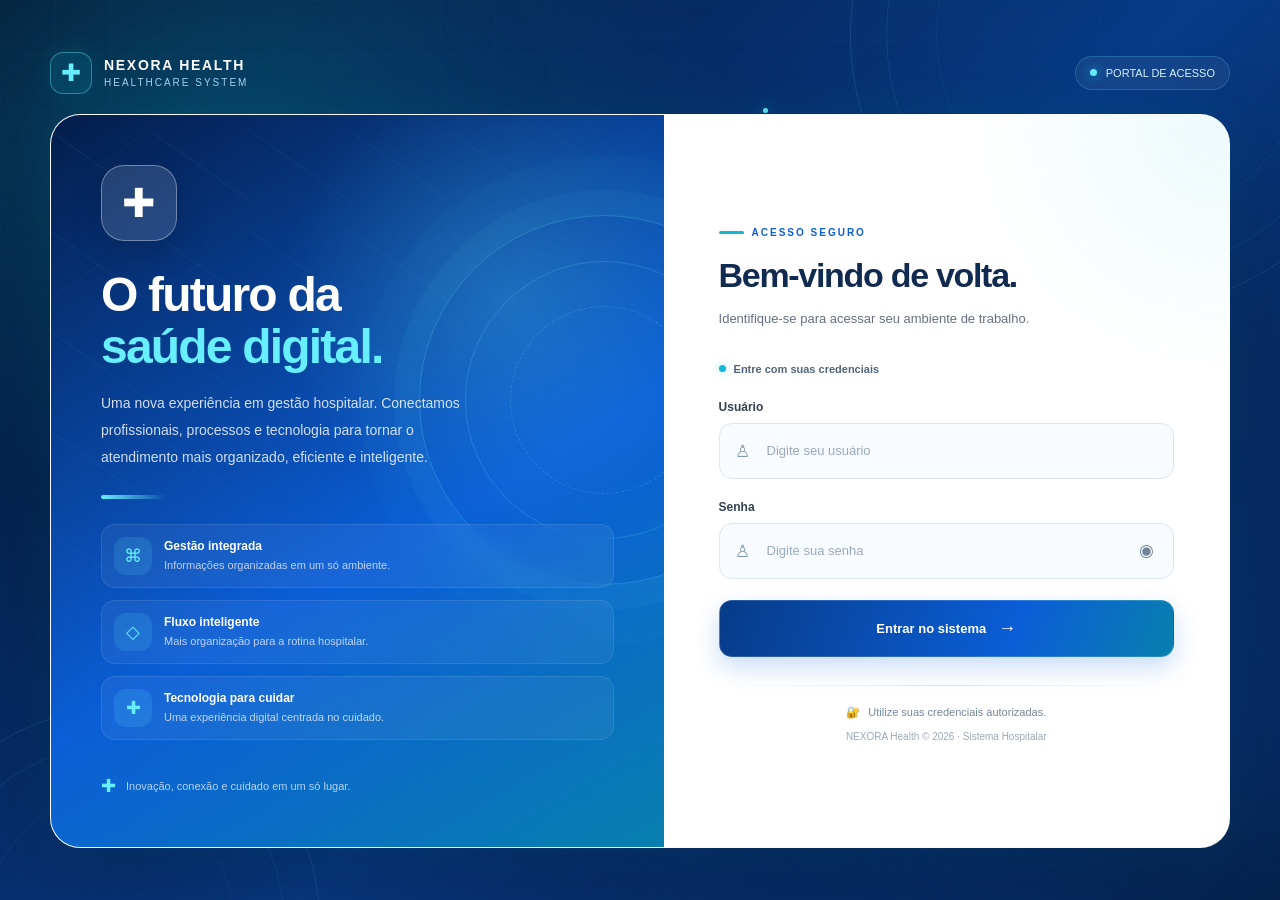
<file: frontend/index.html>
<!DOCTYPE html>
<html lang="pt-BR">

<head>
  <meta charset="UTF-8">
  <meta name="viewport" content="width=device-width, initial-scale=1.0">
  <meta name="theme-color" content="#061a3a">

  <title>NEXORA Health | Sistema Hospitalar</title>

  <style>
    * {
      margin: 0;
      padding: 0;
      box-sizing: border-box;
    }

    :root {
      --azul: #0b5ed7;
      --azul-escuro: #073b88;
      --ciano: #12b8d4;
      --ciano-claro: #68efff;
      --texto: #172033;
      --cinza: #667085;
      --borda: #d9e2ec;
      --branco: #ffffff;
    }

    body {
      min-height: 100vh;
      padding: 35px;
      display: flex;
      align-items: center;
      justify-content: center;
      position: relative;
      overflow-x: hidden;
      font-family: "Inter", "Segoe UI", Arial, sans-serif;
      color: var(--texto);
      background:
        radial-gradient(ellipse at 15% 15%, rgba(18, 184, 212, .22), transparent 35%),
        radial-gradient(ellipse at 85% 80%, rgba(11, 94, 215, .28), transparent 38%),
        linear-gradient(135deg, #04132d, #073b88 55%, #061a3a);
    }

    /* FUNDO TECNOLÓGICO */

    .fundo {
      position: fixed;
      inset: 0;
      overflow: hidden;
      pointer-events: none;
      z-index: 0;
    }

    .orbita {
      position: absolute;
      width: 550px;
      height: 550px;
      border: 1px solid rgba(104, 239, 255, .12);
      border-radius: 50%;
      animation: girar 35s linear infinite;
    }

    .orbita::before,
    .orbita::after {
      content: "";
      position: absolute;
      inset: 35px;
      border: 1px solid rgba(104, 239, 255, .09);
      border-radius: 50%;
    }

    .orbita::after {
      inset: 85px;
      border-style: dashed;
    }

    .orbita-1 {
      top: -240px;
      right: -120px;
    }

    .orbita-2 {
      width: 420px;
      height: 420px;
      bottom: -230px;
      left: -100px;
      animation-direction: reverse;
      animation-duration: 45s;
    }

    .luz {
      position: absolute;
      width: 260px;
      height: 260px;
      border-radius: 50%;
      background: var(--ciano);
      filter: blur(130px);
      opacity: .17;
      animation: pulsar 6s ease-in-out infinite alternate;
    }

    .luz-1 {
      top: 8%;
      left: 8%;
    }

    .luz-2 {
      bottom: 5%;
      right: 8%;
      background: var(--azul);
      animation-delay: 2s;
    }

    .grade {
      position: absolute;
      inset: 0;
      opacity: .13;
      background-image:
        linear-gradient(rgba(104, 239, 255, .15) 1px, transparent 1px),
        linear-gradient(90deg, rgba(104, 239, 255, .15) 1px, transparent 1px);
      background-size: 55px 55px;
      mask-image: linear-gradient(to bottom, black, transparent 85%);
    }

    .particula {
      position: absolute;
      width: 5px;
      height: 5px;
      border-radius: 50%;
      background: var(--ciano-claro);
      box-shadow: 0 0 14px var(--ciano);
      animation: flutuar 7s ease-in-out infinite alternate;
    }

    .p1 { top: 20%; left: 18%; }
    .p2 { top: 70%; left: 10%; animation-delay: 1s; }
    .p3 { top: 35%; right: 13%; animation-delay: 2s; }
    .p4 { bottom: 17%; right: 25%; animation-delay: 3s; }
    .p5 { top: 12%; right: 40%; animation-delay: 1.5s; }

    /* CONTEÚDO PRINCIPAL */

    .pagina {
      position: relative;
      z-index: 1;
      width: 100%;
      max-width: 1180px;
    }

    .topo {
      display: flex;
      align-items: center;
      justify-content: space-between;
      gap: 15px;
      margin-bottom: 20px;
      color: white;
    }

    .marca-topo {
      display: flex;
      align-items: center;
      gap: 12px;
    }

    .marca-simbolo {
      width: 42px;
      height: 42px;
      display: grid;
      place-items: center;
      border: 1px solid rgba(104, 239, 255, .4);
      border-radius: 13px;
      background: rgba(18, 184, 212, .13);
      color: var(--ciano-claro);
      font-size: 24px;
      box-shadow: 0 0 25px rgba(18, 184, 212, .13);
    }

    .marca-texto strong {
      display: block;
      font-size: 14px;
      letter-spacing: 1.7px;
    }

    .marca-texto span {
      display: block;
      margin-top: 4px;
      color: #a9d7f5;
      font-size: 10px;
      letter-spacing: 2px;
    }

    .status-sistema {
      display: flex;
      align-items: center;
      gap: 9px;
      padding: 10px 14px;
      border: 1px solid rgba(104, 239, 255, .2);
      border-radius: 30px;
      background: rgba(255, 255, 255, .06);
      color: #d5f8ff;
      font-size: 11px;
      backdrop-filter: blur(12px);
    }

    .status-ponto {
      width: 7px;
      height: 7px;
      border-radius: 50%;
      background: var(--ciano-claro);
      box-shadow: 0 0 12px var(--ciano);
      animation: piscar 2s infinite;
    }

    /* CARTÃO */

    .login-wrapper {
      display: grid;
      grid-template-columns: 1.04fr .96fr;
      min-height: 650px;
      overflow: hidden;
      border: 1px solid rgba(255, 255, 255, .28);
      border-radius: 30px;
      background: rgba(255, 255, 255, .96);
      box-shadow:
        0 35px 100px rgba(0, 0, 0, .28),
        0 0 55px rgba(18, 184, 212, .10);
      animation: entrada .8s ease both;
    }

    /* LADO VISUAL */

    .painel-esquerdo {
      position: relative;
      isolation: isolate;
      overflow: hidden;
      display: flex;
      flex-direction: column;
      justify-content: space-between;
      padding: 50px;
      color: white;
      background:
        radial-gradient(circle at 75% 25%, rgba(104, 239, 255, .22), transparent 32%),
        linear-gradient(150deg, #041d4a, #0b5ed7 58%, #087fae);
    }

    .painel-esquerdo::before {
      content: "";
      position: absolute;
      inset: 0;
      z-index: -1;
      opacity: .25;
      background-image:
        linear-gradient(35deg, transparent 48%, rgba(104, 239, 255, .25) 49%, transparent 50%),
        linear-gradient(145deg, transparent 48%, rgba(104, 239, 255, .15) 49%, transparent 50%);
      background-size: 100px 100px;
      mask-image: linear-gradient(to bottom right, black, transparent 85%);
    }

    .anel-decorativo {
      position: absolute;
      width: 370px;
      height: 370px;
      right: -125px;
      top: 100px;
      border: 1px solid rgba(104, 239, 255, .25);
      border-radius: 50%;
      box-shadow:
        0 0 0 25px rgba(104, 239, 255, .035),
        0 0 0 60px rgba(104, 239, 255, .025);
      animation: girar 45s linear infinite;
      pointer-events: none;
    }

    .anel-decorativo::before,
    .anel-decorativo::after {
      content: "";
      position: absolute;
      border: 1px solid rgba(104, 239, 255, .2);
      border-radius: 50%;
    }

    .anel-decorativo::before {
      inset: 45px;
    }

    .anel-decorativo::after {
      inset: 90px;
      border-style: dashed;
    }

    .conteudo-marca,
    .painel-inferior {
      position: relative;
      z-index: 1;
    }

    .logo-grande {
      width: 76px;
      height: 76px;
      display: grid;
      place-items: center;
      margin-bottom: 28px;
      border: 1px solid rgba(255, 255, 255, .35);
      border-radius: 23px;
      background: rgba(255, 255, 255, .13);
      box-shadow: 0 10px 35px rgba(0, 0, 0, .15);
      backdrop-filter: blur(15px);
      color: white;
      font-size: 40px;
      transition: transform .3s ease;
    }

    .logo-grande:hover {
      transform: rotate(-6deg) scale(1.06);
    }

    .painel-esquerdo h1 {
      max-width: 430px;
      margin-bottom: 18px;
      font-size: clamp(34px, 4vw, 48px);
      line-height: 1.08;
      letter-spacing: -1.8px;
    }

    .painel-esquerdo h1 span {
      display: block;
      color: var(--ciano-claro);
    }

    .descricao {
      max-width: 390px;
      color: rgba(255, 255, 255, .82);
      font-size: 14px;
      line-height: 1.9;
    }

    .linha-destaque {
      width: 65px;
      height: 4px;
      margin: 25px 0;
      border-radius: 10px;
      background: linear-gradient(90deg, var(--ciano-claro), transparent);
    }

    .recursos {
      display: grid;
      gap: 12px;
    }

    .recurso {
      display: flex;
      align-items: center;
      gap: 12px;
      padding: 12px;
      border: 1px solid rgba(255, 255, 255, .09);
      border-radius: 14px;
      background: rgba(255, 255, 255, .055);
      backdrop-filter: blur(8px);
      transition: transform .25s ease, background .25s ease;
    }

    .recurso:hover {
      transform: translateX(5px);
      background: rgba(255, 255, 255, .11);
    }

    .recurso-icon {
      width: 38px;
      height: 38px;
      flex-shrink: 0;
      display: grid;
      place-items: center;
      border-radius: 12px;
      background: rgba(104, 239, 255, .13);
      color: var(--ciano-claro);
      font-size: 18px;
    }

    .recurso strong {
      display: block;
      margin-bottom: 4px;
      font-size: 12px;
    }

    .recurso span {
      display: block;
      color: rgba(255, 255, 255, .72);
      font-size: 11px;
      line-height: 1.5;
    }

    .painel-inferior {
      display: flex;
      align-items: center;
      gap: 10px;
      margin-top: 35px;
      color: rgba(255, 255, 255, .7);
      font-size: 11px;
    }

    .mini-cruz {
      color: var(--ciano-claro);
      font-size: 18px;
    }

    /* FORMULÁRIO */

    .painel-login {
      display: flex;
      flex-direction: column;
      justify-content: center;
      padding: 55px;
      background:
        radial-gradient(circle at 100% 0%, rgba(18, 184, 212, .08), transparent 28%),
        #ffffff;
    }

    .etiqueta {
      display: inline-flex;
      align-items: center;
      gap: 8px;
      margin-bottom: 18px;
      color: var(--azul);
      font-size: 10px;
      font-weight: 800;
      letter-spacing: 2px;
    }

    .etiqueta::before {
      content: "";
      width: 25px;
      height: 3px;
      border-radius: 4px;
      background: var(--ciano);
    }

    .login-header {
      margin-bottom: 32px;
    }

    .login-header h2 {
      margin-bottom: 12px;
      color: #102a50;
      font-size: clamp(27px, 3vw, 34px);
      font-weight: 800;
      letter-spacing: -1.3px;
    }

    .login-header p {
      color: var(--cinza);
      font-size: 13px;
      line-height: 1.8;
    }

    .form-tag {
      display: flex;
      align-items: center;
      gap: 8px;
      margin-bottom: 25px;
      color: #52647c;
      font-size: 11px;
      font-weight: 700;
    }

    .form-tag span {
      width: 7px;
      height: 7px;
      border-radius: 50%;
      background: var(--ciano);
      box-shadow: 0 0 10px rgba(18, 184, 212, .45);
    }

    /* CAMPOS */

    .campo {
      margin-bottom: 21px;
    }

    .campo label {
      display: block;
      margin-bottom: 9px;
      color: #344054;
      font-size: 12px;
      font-weight: 700;
    }

    .input-wrapper {
      position: relative;
    }

    .input-icon {
      position: absolute;
      top: 50%;
      left: 16px;
      transform: translateY(-50%);
      color: #8497ae;
      font-size: 17px;
      pointer-events: none;
      transition: color .2s ease;
    }

    .input-wrapper input {
      width: 100%;
      height: 56px;
      padding: 0 49px 0 47px;
      outline: none;
      border: 1px solid #dce5f0;
      border-radius: 13px;
      background: #f8fbff;
      color: var(--texto);
      font-size: 13px;
      transition: border-color .25s, box-shadow .25s, background .25s;
    }

    .input-wrapper input::placeholder {
      color: #9aa9bc;
    }

    .input-wrapper input:hover {
      border-color: #a8c8ef;
    }

    .input-wrapper input:focus {
      border-color: var(--azul);
      background: white;
      box-shadow: 0 0 0 4px rgba(11, 94, 215, .09);
    }

    .input-wrapper:focus-within .input-icon {
      color: var(--azul);
    }

    .mostrar-senha {
      position: absolute;
      top: 50%;
      right: 11px;
      width: 34px;
      height: 34px;
      transform: translateY(-50%);
      display: grid;
      place-items: center;
      border: 0;
      border-radius: 9px;
      background: transparent;
      color: #73849b;
      cursor: pointer;
      font-size: 17px;
    }

    .mostrar-senha:hover {
      background: #edf4fc;
      color: var(--azul);
    }

    .mostrar-senha:focus-visible,
    .botao-login:focus-visible {
      outline: 3px solid #68efff;
      outline-offset: 3px;
    }

    /* BOTÃO */

    .botao-login {
      position: relative;
      width: 100%;
      min-height: 57px;
      margin-top: 7px;
      padding: 13px 18px;
      display: flex;
      align-items: center;
      justify-content: center;
      gap: 12px;
      overflow: hidden;
      border: 1px solid rgba(255, 255, 255, .15);
      border-radius: 13px;
      background: linear-gradient(110deg, #073b88, #0b5ed7 65%, #087fae);
      color: white;
      font-size: 13px;
      font-weight: 800;
      cursor: pointer;
      box-shadow: 0 10px 25px rgba(11, 94, 215, .22);
      transition: transform .25s, box-shadow .25s, filter .25s;
    }

    .botao-login::before {
      content: "";
      position: absolute;
      top: 0;
      left: -120%;
      width: 70%;
      height: 100%;
      transform: skewX(-25deg);
      background: linear-gradient(90deg, transparent, rgba(255, 255, 255, .18), transparent);
      transition: left .65s ease;
    }

    .botao-login:hover::before {
      left: 150%;
    }

    .botao-login:hover {
      transform: translateY(-2px);
      filter: brightness(1.08);
      box-shadow: 0 14px 30px rgba(11, 94, 215, .3);
    }

    .botao-login:active {
      transform: translateY(0);
    }

    .botao-login:disabled {
      opacity: .65;
      cursor: not-allowed;
      transform: none;
    }

    .seta {
      position: relative;
      font-size: 18px;
      transition: transform .25s;
    }

    .botao-login:hover .seta {
      transform: translateX(4px);
    }

    /* MENSAGENS */

    #mensagem {
      display: none;
      margin-top: 16px;
      padding: 13px;
      border: 1px solid transparent;
      border-radius: 11px;
      font-size: 12px;
      font-weight: 600;
      line-height: 1.6;
      text-align: center;
      overflow-wrap: anywhere;
    }

    #mensagem.erro {
      display: block;
      background: #fff0f1;
      border-color: #ffd0d2;
      color: #d92d20;
    }

    #mensagem.carregando {
      display: block;
      background: #eef5ff;
      border-color: #cfe2ff;
      color: var(--azul);
    }

    #mensagem.sucesso {
      display: block;
      background: #eafaf3;
      border-color: #b9efd5;
      color: #16a36a;
    }

    /* SEGURANÇA E RODAPÉ */

    .divisor {
      height: 1px;
      margin-top: 28px;
      background: linear-gradient(90deg, transparent, #dce5f0, transparent);
    }

    .seguranca {
      display: flex;
      justify-content: center;
      align-items: center;
      gap: 8px;
      margin-top: 20px;
      color: #74869d;
      font-size: 11px;
      text-align: center;
    }

    .seguranca-icon {
      color: var(--azul);
    }

    .rodape {
      margin-top: 12px;
      color: #9aa9bc;
      font-size: 10px;
      text-align: center;
    }

    /* ANIMAÇÕES */

    @keyframes entrada {
      from {
        opacity: 0;
        transform: translateY(20px) scale(.99);
      }
      to {
        opacity: 1;
        transform: translateY(0) scale(1);
      }
    }

    @keyframes girar {
      to {
        transform: rotate(360deg);
      }
    }

    @keyframes pulsar {
      from { opacity: .10; transform: scale(.9); }
      to { opacity: .24; transform: scale(1.15); }
    }

    @keyframes flutuar {
      from { transform: translateY(0); opacity: .4; }
      to { transform: translateY(-20px); opacity: 1; }
    }

    @keyframes piscar {
      0%, 100% { opacity: 1; }
      50% { opacity: .4; }
    }

    /* TABLETS */

    @media (max-width: 900px) {
      body {
        padding: 24px;
      }

      .login-wrapper {
        grid-template-columns: .9fr 1.1fr;
      }

      .painel-esquerdo {
        padding: 35px;
      }

      .painel-login {
        padding: 38px;
      }

      .recurso {
        padding: 9px;
      }
    }

    /* CELULARES */

    @media (max-width: 700px) {
      body {
        min-height: 100vh;
        padding: 16px;
        align-items: flex-start;
      }

      .topo {
        margin-top: 5px;
        margin-bottom: 15px;
      }

      .status-sistema {
        padding: 8px 10px;
        font-size: 10px;
      }

      .login-wrapper {
        max-width: 520px;
        margin: 0 auto;
        grid-template-columns: 1fr;
        border-radius: 24px;
      }

      .painel-esquerdo {
        min-height: auto;
        padding: 30px;
      }

      .logo-grande {
        width: 58px;
        height: 58px;
        margin-bottom: 20px;
        border-radius: 18px;
        font-size: 31px;
      }

      .painel-esquerdo h1 {
        font-size: 34px;
      }

      .descricao {
        font-size: 13px;
      }

      .linha-destaque {
        margin: 18px 0;
      }

      .recursos {
        grid-template-columns: 1fr;
        gap: 8px;
      }

      .recurso {
        padding: 9px;
      }

      .painel-inferior {
        margin-top: 22px;
      }

      .painel-login {
        padding: 34px 30px;
      }

      .login-header {
        margin-bottom: 25px;
      }

      .login-header h2 {
        font-size: 29px;
      }

      .form-tag {
        margin-bottom: 20px;
      }

      .anel-decorativo {
        width: 250px;
        height: 250px;
        top: 50px;
        right: -120px;
      }
    }

    @media (max-width: 420px) {
      body {
        padding: 10px;
      }

      .marca-texto strong {
        font-size: 12px;
      }

      .marca-texto span {
        font-size: 9px;
      }

      .marca-simbolo {
        width: 37px;
        height: 37px;
      }

      .status-sistema {
        gap: 6px;
        font-size: 9px;
      }

      .painel-esquerdo {
        padding: 25px;
      }

      .painel-login {
        padding: 30px 24px;
      }

      .painel-esquerdo h1 {
        font-size: 30px;
      }

      .login-header h2 {
        font-size: 26px;
      }
    }

    @media (prefers-reduced-motion: reduce) {
      *,
      *::before,
      *::after {
        animation-duration: .01ms !important;
        animation-iteration-count: 1 !important;
        transition-duration: .01ms !important;
        scroll-behavior: auto !important;
      }
    }
  </style>
</head>

<body>

  <!-- FUNDO ANIMADO -->

  <div class="fundo" aria-hidden="true">
    <div class="grade"></div>
    <div class="orbita orbita-1"></div>
    <div class="orbita orbita-2"></div>
    <div class="luz luz-1"></div>
    <div class="luz luz-2"></div>
    <div class="particula p1"></div>
    <div class="particula p2"></div>
    <div class="particula p3"></div>
    <div class="particula p4"></div>
    <div class="particula p5"></div>
  </div>

  <main class="pagina">

    <!-- CABEÇALHO EXTERNO -->

    <header class="topo">

      <div class="marca-topo">
        <div class="marca-simbolo" aria-hidden="true">✚</div>

        <div class="marca-texto">
          <strong>NEXORA HEALTH</strong>
          <span>HEALTHCARE SYSTEM</span>
        </div>
      </div>

      <div class="status-sistema">
        <span class="status-ponto"></span>
        PORTAL DE ACESSO
      </div>

    </header>

    <section class="login-wrapper">

      <!-- PAINEL VISUAL -->

      <section class="painel-esquerdo">

        <div class="anel-decorativo"></div>

        <div class="conteudo-marca">

          <div class="logo-grande" aria-hidden="true">✚</div>

          <h1>
            O futuro da
            <span>saúde digital.</span>
          </h1>

          <p class="descricao">
            Uma nova experiência em gestão hospitalar.
            Conectamos profissionais, processos e tecnologia
            para tornar o atendimento mais organizado,
            eficiente e inteligente.
          </p>

          <div class="linha-destaque"></div>

          <div class="recursos">

            <div class="recurso">
              <div class="recurso-icon" aria-hidden="true">⌘</div>
              <div>
                <strong>Gestão integrada</strong>
                <span>Informações organizadas em um só ambiente.</span>
              </div>
            </div>

            <div class="recurso">
              <div class="recurso-icon" aria-hidden="true">◇</div>
              <div>
                <strong>Fluxo inteligente</strong>
                <span>Mais organização para a rotina hospitalar.</span>
              </div>
            </div>

            <div class="recurso">
              <div class="recurso-icon" aria-hidden="true">✚</div>
              <div>
                <strong>Tecnologia para cuidar</strong>
                <span>Uma experiência digital centrada no cuidado.</span>
              </div>
            </div>

          </div>

        </div>

        <div class="painel-inferior">
          <span class="mini-cruz">✚</span>
          <span>Inovação, conexão e cuidado em um só lugar.</span>
        </div>

      </section>

      <!-- PAINEL DE LOGIN -->

      <section class="painel-login">

        <header class="login-header">

          <div class="etiqueta">ACESSO SEGURO</div>

          <h2>Bem-vindo de volta.</h2>

          <p>
            Identifique-se para acessar seu ambiente de trabalho.
          </p>

        </header>

        <div class="form-tag">
          <span></span>
          Entre com suas credenciais
        </div>

        <form id="loginForm">

          <div class="campo">
            <label for="usuario">Usuário</label>

            <div class="input-wrapper">
              <span class="input-icon" aria-hidden="true">♙</span>

              <input
                id="usuario"
                name="usuario"
                type="text"
                placeholder="Digite seu usuário"
                autocomplete="username"
                required
              >
            </div>
          </div>

          <div class="campo">
            <label for="senha">Senha</label>

            <div class="input-wrapper">
              <span class="input-icon" aria-hidden="true">♙</span>

              <input
                id="senha"
                name="senha"
                type="password"
                placeholder="Digite sua senha"
                autocomplete="current-password"
                required
              >

              <button
                class="mostrar-senha"
                type="button"
                id="botaoMostrarSenha"
                aria-label="Mostrar senha"
                aria-pressed="false"
                title="Mostrar ou ocultar senha"
              >◉</button>
            </div>
          </div>

          <button
            class="botao-login"
            type="submit"
            id="botaoEntrar"
          >
            <span id="textoBotao">Entrar no sistema</span>
            <span class="seta" aria-hidden="true">→</span>
          </button>

        </form>

        <div id="mensagem" role="status" aria-live="polite"></div>

        <div class="divisor"></div>

        <div class="seguranca">
          <span class="seguranca-icon" aria-hidden="true">🔐</span>
          <span>Utilize suas credenciais autorizadas.</span>
        </div>

        <div class="rodape">
          NEXORA Health © 2026 · Sistema Hospitalar
        </div>

      </section>

    </section>

  </main>

  <script>
    const formulario = document.getElementById("loginForm");
    const usuario = document.getElementById("usuario");
    const senha = document.getElementById("senha");
    const mensagem = document.getElementById("mensagem");
    const botao = document.getElementById("botaoEntrar");
    const textoBotao = document.getElementById("textoBotao");
    const botaoMostrarSenha = document.getElementById("botaoMostrarSenha");

    /* MOSTRAR OU OCULTAR SENHA */

    botaoMostrarSenha.addEventListener("click", function () {
      const mostrar = senha.type === "password";

      senha.type = mostrar ? "text" : "password";

      botaoMostrarSenha.setAttribute(
        "aria-label",
        mostrar ? "Ocultar senha" : "Mostrar senha"
      );

      botaoMostrarSenha.setAttribute(
        "aria-pressed",
        String(mostrar)
      );
    });

    /* MENSAGENS */

    function mostrarMensagem(texto, tipo) {
      mensagem.textContent = texto;
      mensagem.className = tipo;
    }

    function restaurarBotao() {
      botao.disabled = false;
      textoBotao.textContent = "Entrar no sistema";
    }

    /* FORMULÁRIO DE LOGIN */

    formulario.addEventListener("submit", login);

    async function login(evento) {
      evento.preventDefault();

      const usuarioValor = usuario.value.trim();
      const senhaValor = senha.value;

      if (!usuarioValor || !senhaValor) {
        mostrarMensagem("Preencha usuário e senha.", "erro");
        return;
      }

      botao.disabled = true;
      textoBotao.textContent = "Autenticando...";

      mostrarMensagem(
        "Verificando suas credenciais...",
        "carregando"
      );

      /*
        Mantido do código original para compatibilidade.
        Em produção, valide a conta da TV no servidor.
      */

      if (
        usuarioValor.toLowerCase() === "tv" &&
        senhaValor === "123"
      ) {
        mostrarMensagem(
          "Abrindo o painel da TV...",
          "sucesso"
        );

        window.location.href = "tv.html";
        return;
      }

      try {
        const resposta = await fetch("/login", {
          method: "POST",
          headers: {
            "Content-Type": "application/json"
          },
          body: JSON.stringify({
            usuario: usuarioValor,
            senha: senhaValor
          })
        });

        let data;

        try {
          data = await resposta.json();
        } catch {
          data = {};
        }

        if (!resposta.ok) {
          throw new Error(
            data.mensagem || "Usuário ou senha inválidos."
          );
        }

        switch (data.tipo) {
          case "triagem":
            window.location.href = "triagem.html";
            return;

          case "medico":
            window.location.href = "medico.html";
            return;

          case "atendimento":
            window.location.href = "atendimento.html";
            return;

          case "tv":
            window.location.href = "tv.html";
            return;

          default:
            throw new Error("Perfil de usuário não reconhecido.");
        }

      } catch (erro) {
        console.error("Erro no login:", erro);

        mostrarMensagem(
          erro.message || "Não foi possível conectar ao servidor.",
          "erro"
        );

        restaurarBotao();
      }
    }

    /* ENTER NO CAMPO DE USUÁRIO */

    usuario.addEventListener("keydown", function (evento) {
      if (evento.key === "Enter") {
        evento.preventDefault();
        senha.focus();
      }
    });

    /* ATALHO CTRL + ALT + A */

    window.addEventListener("keydown", function (evento) {
      if (
        evento.ctrlKey &&
        evento.altKey &&
        evento.key.toLowerCase() === "a"
      ) {
        evento.preventDefault();
        window.location.href = "admin.html";
      }
    });
  </script>

</body>
</html>
</file>
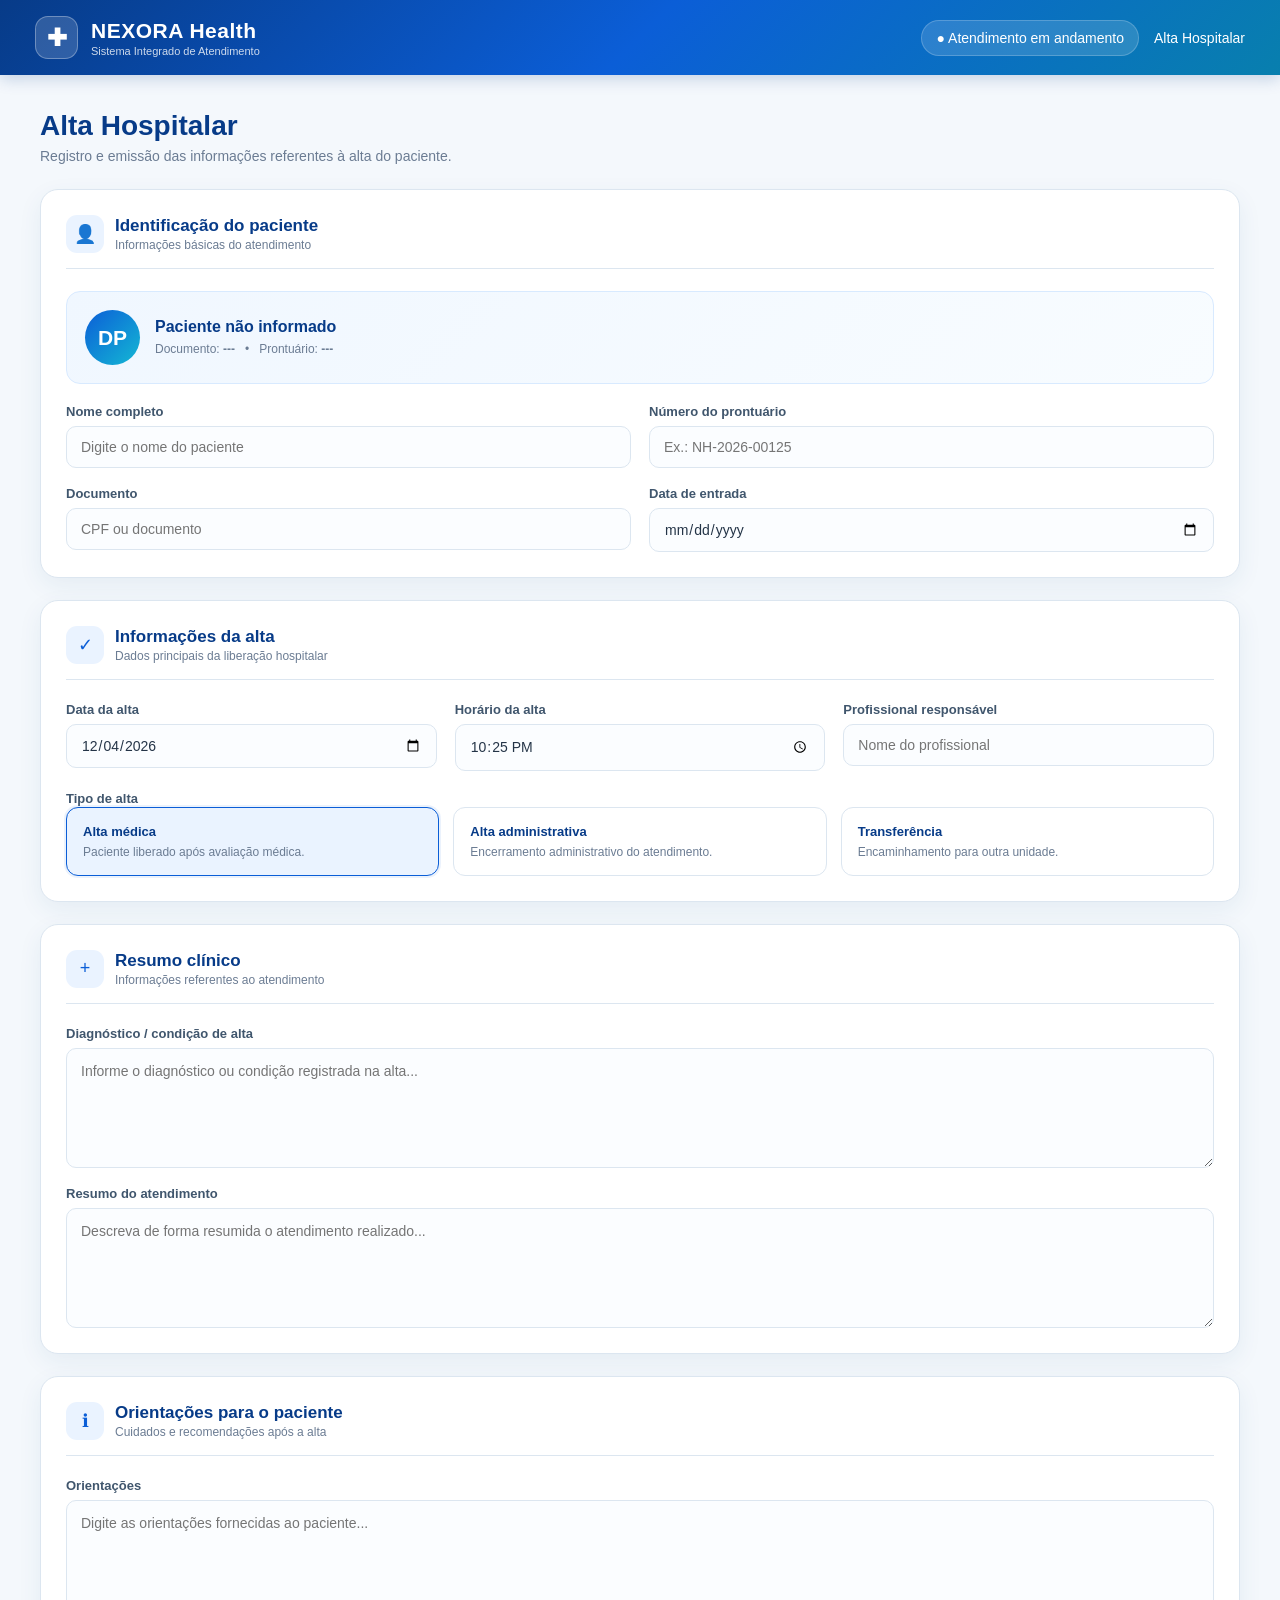
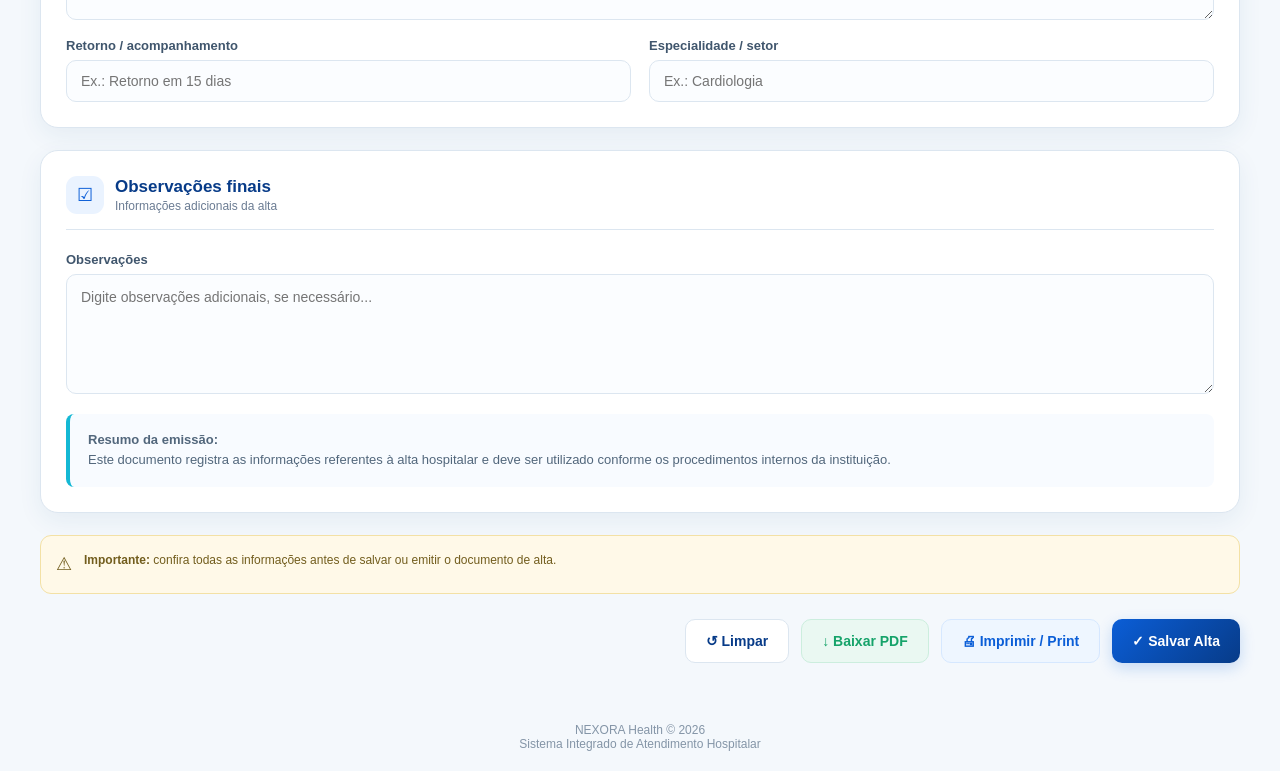
<file: alta.html>
<!DOCTYPE html>
<html lang="pt-BR">

<head>
  <meta charset="UTF-8">
  <meta name="viewport" content="width=device-width, initial-scale=1.0">

  <title>NEXORA Health | Alta</title>

  <style>
    * {
      margin: 0;
      padding: 0;
      box-sizing: border-box;
      font-family: "Inter", "Segoe UI", Arial, sans-serif;
    }

    :root {
      --azul: #0b5ed7;
      --azul-escuro: #073b88;
      --azul-claro: #eaf3ff;
      --ciano: #14b8d4;
      --verde: #16a36a;
      --vermelho: #dc3545;
      --fundo: #f4f8fc;
      --branco: #ffffff;
      --texto: #243447;
      --cinza: #6b7c93;
      --borda: #dce6f0;
    }

    body {
      min-height: 100vh;
      background: var(--fundo);
      color: var(--texto);
    }

    /* HEADER */

    header {
      height: 75px;
      background: linear-gradient(
        135deg,
        var(--azul-escuro),
        var(--azul),
        #087fae
      );

      color: white;
      display: flex;
      align-items: center;
      justify-content: space-between;
      padding: 0 35px;

      box-shadow: 0 4px 15px rgba(7, 59, 136, 0.20);
    }

    .logo {
      display: flex;
      align-items: center;
      gap: 13px;
    }

    .logo-icon {
      width: 43px;
      height: 43px;
      border-radius: 13px;
      background: rgba(255,255,255,0.16);

      display: flex;
      align-items: center;
      justify-content: center;

      font-size: 24px;
      font-weight: bold;

      border: 1px solid rgba(255,255,255,0.3);
    }

    .logo h1 {
      font-size: 21px;
      letter-spacing: .5px;
    }

    .logo span {
      display: block;
      font-size: 11px;
      opacity: .8;
      margin-top: 2px;
    }

    .header-info {
      display: flex;
      align-items: center;
      gap: 15px;
      font-size: 14px;
    }

    .status {
      background: rgba(255,255,255,.14);
      padding: 9px 14px;
      border-radius: 20px;
      border: 1px solid rgba(255,255,255,.2);
    }

    /* CONTAINER */

    .container {
      max-width: 1250px;
      margin: 35px auto;
      padding: 0 25px;
    }

    .page-title {
      margin-bottom: 25px;
    }

    .page-title h2 {
      font-size: 28px;
      color: var(--azul-escuro);
      margin-bottom: 6px;
    }

    .page-title p {
      color: var(--cinza);
      font-size: 14px;
    }

    /* CARDS */

    .card {
      background: var(--branco);
      border-radius: 18px;
      padding: 25px;
      margin-bottom: 22px;

      border: 1px solid var(--borda);

      box-shadow: 0 8px 25px rgba(30, 80, 130, 0.07);
    }

    .card-title {
      display: flex;
      align-items: center;
      gap: 11px;

      margin-bottom: 22px;
      padding-bottom: 15px;

      border-bottom: 1px solid var(--borda);
    }

    .card-title-icon {
      width: 38px;
      height: 38px;

      border-radius: 11px;

      background: var(--azul-claro);
      color: var(--azul);

      display: flex;
      align-items: center;
      justify-content: center;

      font-size: 18px;
    }

    .card-title h3 {
      font-size: 17px;
      color: var(--azul-escuro);
    }

    .card-title p {
      color: var(--cinza);
      font-size: 12px;
      margin-top: 2px;
    }

    /* GRID */

    .grid {
      display: grid;
      grid-template-columns: repeat(2, 1fr);
      gap: 18px;
    }

    .grid-3 {
      display: grid;
      grid-template-columns: repeat(3, 1fr);
      gap: 18px;
    }

    .campo {
      display: flex;
      flex-direction: column;
      gap: 7px;
    }

    .campo.full {
      grid-column: 1 / -1;
    }

    label {
      font-size: 13px;
      font-weight: 600;
      color: #40566d;
    }

    input,
    select,
    textarea {
      width: 100%;

      border: 1px solid var(--borda);
      border-radius: 10px;

      padding: 12px 14px;

      outline: none;

      font-size: 14px;
      color: var(--texto);

      background: #fbfdff;

      transition: .2s;
    }

    input:focus,
    select:focus,
    textarea:focus {
      border-color: var(--azul);
      box-shadow: 0 0 0 3px rgba(11, 94, 215, .10);
      background: white;
    }

    textarea {
      resize: vertical;
      min-height: 120px;
      line-height: 1.5;
    }

    /* PACIENTE */

    .patient-highlight {
      background: linear-gradient(
        135deg,
        #f0f7ff,
        #f8fcff
      );

      border: 1px solid #d8eaff;
      border-radius: 14px;

      padding: 18px;

      display: flex;
      align-items: center;
      gap: 15px;

      margin-bottom: 20px;
    }

    .patient-avatar {
      width: 55px;
      height: 55px;

      border-radius: 50%;

      background: linear-gradient(
        135deg,
        var(--azul),
        var(--ciano)
      );

      color: white;

      display: flex;
      align-items: center;
      justify-content: center;

      font-size: 21px;
      font-weight: bold;
    }

    .patient-info h4 {
      color: var(--azul-escuro);
      font-size: 16px;
      margin-bottom: 3px;
    }

    .patient-info span {
      color: var(--cinza);
      font-size: 12px;
    }

    /* TIPO DE ALTA */

    .alta-options {
      display: grid;
      grid-template-columns: repeat(3, 1fr);
      gap: 14px;
    }

    .alta-option {
      position: relative;
    }

    .alta-option input {
      display: none;
    }

    .alta-option label {
      display: block;

      border: 1px solid var(--borda);
      border-radius: 12px;

      padding: 16px;

      cursor: pointer;

      transition: .2s;
      background: white;
    }

    .alta-option label strong {
      display: block;
      color: var(--azul-escuro);
      margin-bottom: 5px;
    }

    .alta-option label span {
      font-size: 12px;
      color: var(--cinza);
      font-weight: normal;
    }

    .alta-option input:checked + label {
      border-color: var(--azul);
      background: var(--azul-claro);
      box-shadow: 0 0 0 2px rgba(11,94,215,.08);
    }

    /* RESUMO */

    .resumo-box {
      background: #f8fbff;
      border-left: 4px solid var(--ciano);

      padding: 16px 18px;

      border-radius: 8px;

      margin-top: 20px;

      color: #52677c;
      font-size: 13px;
      line-height: 1.6;
    }

    /* BOTÕES */

    .acoes {
      display: flex;
      justify-content: flex-end;
      gap: 12px;

      margin-top: 25px;
      margin-bottom: 40px;
    }

    button {
      border: none;
      cursor: pointer;

      border-radius: 10px;

      padding: 13px 20px;

      font-size: 14px;
      font-weight: 600;

      transition: .2s;

      display: flex;
      align-items: center;
      gap: 8px;
    }

    button:hover {
      transform: translateY(-1px);
    }

    .btn-secondary {
      background: white;
      color: var(--azul-escuro);
      border: 1px solid var(--borda);
    }

    .btn-pdf {
      background: #eaf8f2;
      color: var(--verde);
      border: 1px solid #cceede;
    }

    .btn-print {
      background: #eef6ff;
      color: var(--azul);
      border: 1px solid #d6e8ff;
    }

    .btn-save {
      background: linear-gradient(
        135deg,
        var(--azul),
        var(--azul-escuro)
      );

      color: white;

      box-shadow: 0 5px 15px rgba(11,94,215,.2);
    }

    /* AVISO */

    .aviso {
      display: flex;
      align-items: flex-start;
      gap: 12px;

      background: #fff9e8;
      border: 1px solid #f3e1a5;

      padding: 15px;

      border-radius: 11px;

      color: #725d1d;

      font-size: 12px;

      line-height: 1.5;
    }

    .aviso-icon {
      font-size: 18px;
    }

    /* RODAPÉ */

    footer {
      text-align: center;
      color: #8495a7;

      font-size: 12px;

      padding: 20px;
    }

    /* TOAST */

    .toast {
      position: fixed;

      right: 25px;
      bottom: 25px;

      background: var(--verde);
      color: white;

      padding: 14px 20px;

      border-radius: 10px;

      box-shadow: 0 8px 25px rgba(0,0,0,.15);

      transform: translateY(100px);
      opacity: 0;

      transition: .3s;

      z-index: 1000;
    }

    .toast.show {
      transform: translateY(0);
      opacity: 1;
    }

    /* RESPONSIVO */

    @media (max-width: 800px) {

      header {
        padding: 0 18px;
      }

      .header-info {
        display: none;
      }

      .grid,
      .grid-3,
      .alta-options {
        grid-template-columns: 1fr;
      }

      .acoes {
        flex-direction: column;
      }

      button {
        justify-content: center;
      }

      .container {
        padding: 0 15px;
        margin-top: 25px;
      }
    }

    /* IMPRESSÃO */

    @media print {

      body {
        background: white;
      }

      header {
        background: white !important;
        color: black;
        box-shadow: none;
        border-bottom: 2px solid #ddd;
      }

      .logo-icon {
        color: black;
        border-color: #ddd;
      }

      .header-info,
      .acoes,
      footer,
      .aviso {
        display: none !important;
      }

      .container {
        max-width: 100%;
        margin: 15px;
        padding: 0;
      }

      .card {
        box-shadow: none;
        border: 1px solid #ccc;
        break-inside: avoid;
      }

      input,
      select,
      textarea {
        border: none;
        background: white;
        padding-left: 0;
      }

      textarea {
        min-height: 80px;
      }

      .page-title h2 {
        color: black;
      }
    }
  </style>
</head>

<body>

  <!-- CABEÇALHO -->

  <header>

    <div class="logo">

      <div class="logo-icon">
        ✚
      </div>

      <div>
        <h1>NEXORA Health</h1>
        <span>Sistema Integrado de Atendimento</span>
      </div>

    </div>

    <div class="header-info">

      <div class="status">
        ● Atendimento em andamento
      </div>

      <span>Alta Hospitalar</span>

    </div>

  </header>


  <main class="container">

    <!-- TÍTULO -->

    <div class="page-title">

      <h2>Alta Hospitalar</h2>

      <p>
        Registro e emissão das informações referentes à alta do paciente.
      </p>

    </div>


    <!-- PACIENTE -->

    <section class="card">

      <div class="card-title">

        <div class="card-title-icon">
          👤
        </div>

        <div>
          <h3>Identificação do paciente</h3>
          <p>Informações básicas do atendimento</p>
        </div>

      </div>


      <div class="patient-highlight">

        <div class="patient-avatar">
          DP
        </div>

        <div class="patient-info">

          <h4 id="nomePacienteDisplay">
            Paciente não informado
          </h4>

          <span>
            Documento: <strong id="documentoDisplay">---</strong>
            &nbsp; • &nbsp;
            Prontuário: <strong id="prontuarioDisplay">---</strong>
          </span>

        </div>

      </div>


      <div class="grid">

        <div class="campo">

          <label for="nomePaciente">
            Nome completo
          </label>

          <input
            type="text"
            id="nomePaciente"
            placeholder="Digite o nome do paciente"
            oninput="atualizarPaciente()"
          >

        </div>


        <div class="campo">

          <label for="prontuario">
            Número do prontuário
          </label>

          <input
            type="text"
            id="prontuario"
            placeholder="Ex.: NH-2026-00125"
            oninput="atualizarPaciente()"
          >

        </div>


        <div class="campo">

          <label for="documento">
            Documento
          </label>

          <input
            type="text"
            id="documento"
            placeholder="CPF ou documento"
            oninput="atualizarPaciente()"
          >

        </div>


        <div class="campo">

          <label for="dataEntrada">
            Data de entrada
          </label>

          <input
            type="date"
            id="dataEntrada"
          >

        </div>

      </div>

    </section>


    <!-- DADOS DA ALTA -->

    <section class="card">

      <div class="card-title">

        <div class="card-title-icon">
          ✓
        </div>

        <div>
          <h3>Informações da alta</h3>
          <p>Dados principais da liberação hospitalar</p>
        </div>

      </div>


      <div class="grid-3">

        <div class="campo">

          <label for="dataAlta">
            Data da alta
          </label>

          <input
            type="date"
            id="dataAlta"
          >

        </div>


        <div class="campo">

          <label for="horaAlta">
            Horário da alta
          </label>

          <input
            type="time"
            id="horaAlta"
          >

        </div>


        <div class="campo">

          <label for="profissional">
            Profissional responsável
          </label>

          <input
            type="text"
            id="profissional"
            placeholder="Nome do profissional"
          >

        </div>

      </div>


      <br>


      <label>
        Tipo de alta
      </label>

      <div class="alta-options">

        <div class="alta-option">

          <input
            type="radio"
            name="tipoAlta"
            id="altaNormal"
            value="Alta médica"
            checked
          >

          <label for="altaNormal">

            <strong>Alta médica</strong>

            <span>
              Paciente liberado após avaliação médica.
            </span>

          </label>

        </div>


        <div class="alta-option">

          <input
            type="radio"
            name="tipoAlta"
            id="altaAdministrativa"
            value="Alta administrativa"
          >

          <label for="altaAdministrativa">

            <strong>Alta administrativa</strong>

            <span>
              Encerramento administrativo do atendimento.
            </span>

          </label>

        </div>


        <div class="alta-option">

          <input
            type="radio"
            name="tipoAlta"
            id="altaTransferencia"
            value="Transferência"
          >

          <label for="altaTransferencia">

            <strong>Transferência</strong>

            <span>
              Encaminhamento para outra unidade.
            </span>

          </label>

        </div>

      </div>

    </section>


    <!-- DIAGNÓSTICO -->

    <section class="card">

      <div class="card-title">

        <div class="card-title-icon">
          +
        </div>

        <div>
          <h3>Resumo clínico</h3>
          <p>Informações referentes ao atendimento</p>
        </div>

      </div>


      <div class="grid">

        <div class="campo full">

          <label for="diagnostico">
            Diagnóstico / condição de alta
          </label>

          <textarea
            id="diagnostico"
            placeholder="Informe o diagnóstico ou condição registrada na alta..."
          ></textarea>

        </div>


        <div class="campo full">

          <label for="resumo">
            Resumo do atendimento
          </label>

          <textarea
            id="resumo"
            placeholder="Descreva de forma resumida o atendimento realizado..."
          ></textarea>

        </div>

      </div>

    </section>


    <!-- ORIENTAÇÕES -->

    <section class="card">

      <div class="card-title">

        <div class="card-title-icon">
          ℹ
        </div>

        <div>
          <h3>Orientações para o paciente</h3>
          <p>Cuidados e recomendações após a alta</p>
        </div>

      </div>


      <div class="grid">

        <div class="campo full">

          <label for="orientacoes">
            Orientações
          </label>

          <textarea
            id="orientacoes"
            placeholder="Digite as orientações fornecidas ao paciente..."
          ></textarea>

        </div>


        <div class="campo">

          <label for="retorno">
            Retorno / acompanhamento
          </label>

          <input
            type="text"
            id="retorno"
            placeholder="Ex.: Retorno em 15 dias"
          >

        </div>


        <div class="campo">

          <label for="especialidade">
            Especialidade / setor
          </label>

          <input
            type="text"
            id="especialidade"
            placeholder="Ex.: Cardiologia"
          >

        </div>

      </div>

    </section>


    <!-- OBSERVAÇÕES -->

    <section class="card">

      <div class="card-title">

        <div class="card-title-icon">
          ☑
        </div>

        <div>
          <h3>Observações finais</h3>
          <p>Informações adicionais da alta</p>
        </div>

      </div>


      <div class="campo">

        <label for="observacoes">
          Observações
        </label>

        <textarea
          id="observacoes"
          placeholder="Digite observações adicionais, se necessário..."
        ></textarea>

      </div>


      <div class="resumo-box">

        <strong>Resumo da emissão:</strong>

        <br>

        Este documento registra as informações referentes à alta
        hospitalar e deve ser utilizado conforme os procedimentos
        internos da instituição.

      </div>

    </section>


    <!-- AVISO -->

    <div class="aviso">

      <div class="aviso-icon">
        ⚠
      </div>

      <div>

        <strong>Importante:</strong>

        confira todas as informações antes de salvar ou emitir
        o documento de alta.

      </div>

    </div>


    <!-- BOTÕES -->

    <div class="acoes">

      <button
        class="btn-secondary"
        onclick="limparFormulario()"
      >
        ↺ Limpar
      </button>


      <button
        class="btn-pdf"
        onclick="baixarPDF()"
      >
        ↓ Baixar PDF
      </button>


      <button
        class="btn-print"
        onclick="imprimirAlta()"
      >
        🖨 Imprimir / Print
      </button>


      <button
        class="btn-save"
        onclick="salvarAlta()"
      >
        ✓ Salvar Alta
      </button>

    </div>

  </main>


  <footer>

    NEXORA Health © 2026
    <br>
    Sistema Integrado de Atendimento Hospitalar

  </footer>


  <!-- TOAST -->

  <div
    class="toast"
    id="toast"
  >
    ✓ Alta salva com sucesso!
  </div>


  <script>

    /* ATUALIZA O CARD DO PACIENTE */

    function atualizarPaciente() {

      const nome =
        document.getElementById("nomePaciente").value;

      const documento =
        document.getElementById("documento").value;

      const prontuario =
        document.getElementById("prontuario").value;


      document.getElementById("nomePacienteDisplay").textContent =
        nome || "Paciente não informado";

      document.getElementById("documentoDisplay").textContent =
        documento || "---";

      document.getElementById("prontuarioDisplay").textContent =
        prontuario || "---";
    }


    /* SALVAR */

    function salvarAlta() {

      const nome =
        document.getElementById("nomePaciente").value.trim();

      if (!nome) {

        alert("Digite o nome do paciente antes de salvar.");

        document
          .getElementById("nomePaciente")
          .focus();

        return;
      }


      const dadosAlta = {

        paciente:
          document.getElementById("nomePaciente").value,

        prontuario:
          document.getElementById("prontuario").value,

        documento:
          document.getElementById("documento").value,

        dataEntrada:
          document.getElementById("dataEntrada").value,

        dataAlta:
          document.getElementById("dataAlta").value,

        horaAlta:
          document.getElementById("horaAlta").value,

        profissional:
          document.getElementById("profissional").value,

        tipoAlta:
          document.querySelector(
            'input[name="tipoAlta"]:checked'
          )?.value,

        diagnostico:
          document.getElementById("diagnostico").value,

        resumo:
          document.getElementById("resumo").value,

        orientacoes:
          document.getElementById("orientacoes").value,

        retorno:
          document.getElementById("retorno").value,

        especialidade:
          document.getElementById("especialidade").value,

        observacoes:
          document.getElementById("observacoes").value,

        dataRegistro:
          new Date().toLocaleString("pt-BR")
      };


      localStorage.setItem(
        "nexoraAlta",
        JSON.stringify(dadosAlta)
      );


      mostrarToast(
        "✓ Alta salva com sucesso!"
      );
    }


    /* CARREGAR DADOS SALVOS */

    function carregarAlta() {

      const dados =
        localStorage.getItem("nexoraAlta");

      if (!dados) return;

      const alta =
        JSON.parse(dados);


      document.getElementById("nomePaciente").value =
        alta.paciente || "";

      document.getElementById("prontuario").value =
        alta.prontuario || "";

      document.getElementById("documento").value =
        alta.documento || "";

      document.getElementById("dataEntrada").value =
        alta.dataEntrada || "";

      document.getElementById("dataAlta").value =
        alta.dataAlta || "";

      document.getElementById("horaAlta").value =
        alta.horaAlta || "";

      document.getElementById("profissional").value =
        alta.profissional || "";

      document.getElementById("diagnostico").value =
        alta.diagnostico || "";

      document.getElementById("resumo").value =
        alta.resumo || "";

      document.getElementById("orientacoes").value =
        alta.orientacoes || "";

      document.getElementById("retorno").value =
        alta.retorno || "";

      document.getElementById("especialidade").value =
        alta.especialidade || "";

      document.getElementById("observacoes").value =
        alta.observacoes || "";


      const tipo =
        document.querySelector(
          `input[name="tipoAlta"][value="${alta.tipoAlta}"]`
        );

      if (tipo) {
        tipo.checked = true;
      }


      atualizarPaciente();
    }


    /* PDF */

    function baixarPDF() {

      const nome =
        document.getElementById("nomePaciente").value.trim();

      if (!nome) {

        alert(
          "Preencha o nome do paciente antes de gerar o PDF."
        );

        return;
      }


      /*
        O navegador abrirá a janela de impressão.
        Basta selecionar "Salvar como PDF".
      */

      window.print();
    }


    /* PRINT */

    function imprimirAlta() {

      window.print();
    }


    /* LIMPAR */

    function limparFormulario() {

      const confirmar =
        confirm(
          "Deseja realmente limpar todos os dados da alta?"
        );

      if (!confirmar) return;


      document.querySelectorAll(
        "input, textarea"
      ).forEach(campo => {

        if (
          campo.type !== "radio" &&
          campo.type !== "checkbox"
        ) {

          campo.value = "";

        }

      });


      document.getElementById("altaNormal").checked = true;

      localStorage.removeItem("nexoraAlta");

      atualizarPaciente();
    }


    /* TOAST */

    function mostrarToast(mensagem) {

      const toast =
        document.getElementById("toast");

      toast.textContent = mensagem;

      toast.classList.add("show");


      setTimeout(() => {

        toast.classList.remove("show");

      }, 3000);
    }


    /* DATA E HORA AUTOMÁTICAS */

    function configurarDataHora() {

      const agora = new Date();

      const ano =
        agora.getFullYear();

      const mes =
        String(
          agora.getMonth() + 1
        ).padStart(2, "0");

      const dia =
        String(
          agora.getDate()
        ).padStart(2, "0");

      const hora =
        String(
          agora.getHours()
        ).padStart(2, "0");

      const minuto =
        String(
          agora.getMinutes()
        ).padStart(2, "0");


      document.getElementById("dataAlta").value =
        `${ano}-${mes}-${dia}`;

      document.getElementById("horaAlta").value =
        `${hora}:${minuto}`;
    }


    /* INICIALIZAÇÃO */

    window.addEventListener(
      "DOMContentLoaded",
      () => {

        carregarAlta();

        if (
          !document.getElementById("dataAlta").value
        ) {

          configurarDataHora();

        }

        atualizarPaciente();

      }
    );

  </script>

</body>

</html>
</file>
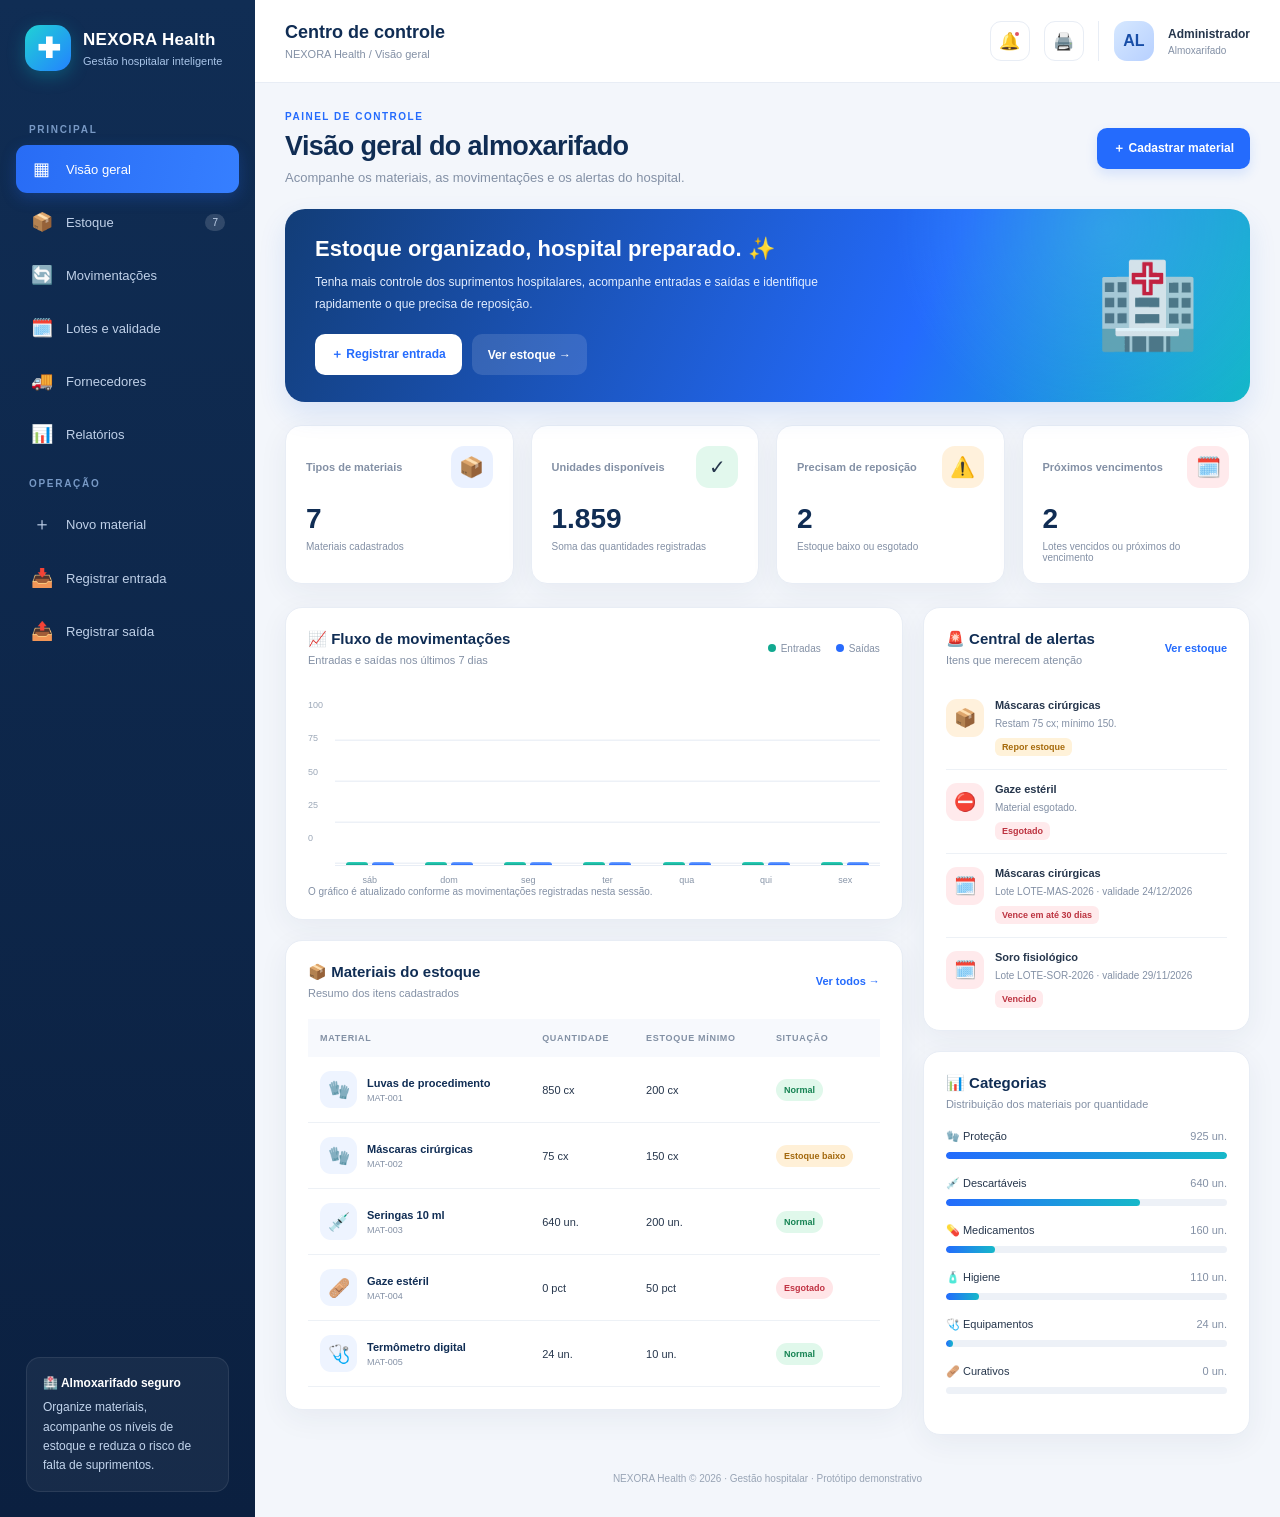
<file: frontend/almoxarifado.html>
<!DOCTYPE html>
<html lang="pt-BR">
<head>
<meta charset="UTF-8">
<meta name="viewport" content="width=device-width, initial-scale=1.0">
<title>NEXORA Health | Almoxarifado</title>

<style>
:root {
  --navy: #102d54;
  --navy2: #173e70;
  --blue: #246bfd;
  --cyan: #16b8c9;
  --green: #13a875;
  --red: #e05260;
  --orange: #e99b32;
  --bg: #f3f6fb;
  --white: #ffffff;
  --text: #26364c;
  --muted: #8390a5;
  --line: #e8edf5;
  --shadow: 0 8px 30px rgba(27, 54, 93, .06);
}

* { box-sizing: border-box; margin: 0; padding: 0; }

body {
  font-family: Inter, "Segoe UI", Arial, sans-serif;
  background: var(--bg);
  color: var(--text);
  min-height: 100vh;
}

button, input, select, textarea { font: inherit; }
button { cursor: pointer; }
button:focus-visible, a:focus-visible, input:focus-visible,
select:focus-visible, textarea:focus-visible {
  outline: 3px solid #8bb7ff;
  outline-offset: 2px;
}

.app { display: flex; min-height: 100vh; }

/* SIDEBAR */

.sidebar {
  width: 255px;
  background: linear-gradient(180deg, #102d54, #0b2040);
  color: white;
  padding: 25px 16px;
  display: flex;
  flex-direction: column;
  flex-shrink: 0;
  transition: width .25s;
}

.brand {
  display: flex;
  align-items: center;
  gap: 12px;
  padding: 0 9px;
  margin-bottom: 33px;
}

.brand-icon {
  width: 46px;
  height: 46px;
  background: linear-gradient(135deg, #20d2d5, #2382ff);
  border-radius: 15px;
  display: grid;
  place-items: center;
  font-size: 28px;
  font-weight: 800;
  box-shadow: 0 5px 18px #0bbdc64d;
}

.brand h2 { font-size: 17px; letter-spacing: .3px; }
.brand p { font-size: 11px; color: #a9c5e9; margin-top: 5px; }

.menu-label {
  font-size: 10px;
  color: #7899c5;
  letter-spacing: 1.7px;
  font-weight: 800;
  padding: 0 13px;
  margin: 20px 0 10px;
}

.nav {
  display: flex;
  flex-direction: column;
  gap: 5px;
}

.nav button {
  width: 100%;
  border: 0;
  background: transparent;
  color: #bfd0e8;
  display: flex;
  align-items: center;
  gap: 13px;
  padding: 13px 14px;
  border-radius: 11px;
  text-align: left;
  font-size: 13px;
  transition: .2s;
}

.nav button:hover { background: #ffffff12; color: white; }

.nav button.active {
  background: linear-gradient(100deg, #286cf5, #367fff);
  color: white;
  box-shadow: 0 5px 15px #246bfd40;
}

.nav-icon {
  width: 23px;
  text-align: center;
  font-size: 18px;
}

.nav-count {
  margin-left: auto;
  background: #ffffff25;
  border-radius: 20px;
  padding: 3px 7px;
  font-size: 10px;
}

.sidebar-bottom {
  margin-top: auto;
  padding: 15px 10px 0;
}

.help-card {
  padding: 16px;
  background: #ffffff0d;
  border: 1px solid #ffffff15;
  border-radius: 14px;
  font-size: 12px;
  line-height: 1.6;
  color: #c2d4ec;
}

.help-card strong { display: block; color: white; margin-bottom: 5px; }

/* MAIN */

.main { flex: 1; min-width: 0; }

.topbar {
  min-height: 83px;
  background: white;
  border-bottom: 1px solid var(--line);
  padding: 16px 30px;
  display: flex;
  align-items: center;
  justify-content: space-between;
  gap: 20px;
}

.top-left, .top-actions, .profile {
  display: flex;
  align-items: center;
  gap: 14px;
}

.top-title { font-size: 18px; font-weight: 800; color: var(--navy); }
.breadcrumb { font-size: 11px; color: var(--muted); margin-top: 5px; }

.icon-btn {
  width: 40px;
  height: 40px;
  background: white;
  border: 1px solid var(--line);
  border-radius: 11px;
  position: relative;
  font-size: 17px;
}

.icon-btn:hover { background: #f2f7ff; }

.notification-dot {
  width: 8px;
  height: 8px;
  border: 2px solid white;
  background: var(--red);
  border-radius: 50%;
  position: absolute;
  top: 8px;
  right: 8px;
}

.profile { padding-left: 15px; border-left: 1px solid var(--line); }

.avatar {
  width: 40px;
  height: 40px;
  border-radius: 13px;
  background: linear-gradient(135deg, #d6e8ff, #b7d0ff);
  color: #174da7;
  display: grid;
  place-items: center;
  font-weight: 800;
}

.profile strong { font-size: 12px; display: block; }
.profile small { display: block; color: var(--muted); font-size: 10px; margin-top: 4px; }

.content { padding: 28px 30px; max-width: 1700px; margin: auto; }

.page-heading {
  display: flex;
  justify-content: space-between;
  align-items: center;
  gap: 18px;
  flex-wrap: wrap;
  margin-bottom: 24px;
}

.eyebrow {
  font-size: 10px;
  font-weight: 800;
  color: var(--blue);
  letter-spacing: 1.5px;
  margin-bottom: 9px;
}

.page-heading h1 { font-size: 27px; color: var(--navy); letter-spacing: -.6px; }
.page-heading p { font-size: 13px; color: var(--muted); margin-top: 8px; }

.btn {
  border: 0;
  border-radius: 10px;
  padding: 12px 16px;
  font-size: 12px;
  font-weight: 750;
  display: inline-flex;
  align-items: center;
  justify-content: center;
  gap: 8px;
  transition: .2s;
}

.btn:hover { transform: translateY(-1px); filter: brightness(.97); }
.btn-primary { background: var(--blue); color: white; box-shadow: 0 5px 12px #246bfd25; }
.btn-success { background: var(--green); color: white; }
.btn-light { background: #eef3fa; color: #40536e; }
.btn-danger { background: #fff0f1; color: #c73847; }
.btn-small { padding: 8px 10px; font-size: 11px; }

/* WELCOME BANNER */

.hero {
  border-radius: 20px;
  padding: 27px 30px;
  color: white;
  background:
    radial-gradient(circle at 85% 10%, #64e3e542, transparent 25%),
    linear-gradient(115deg, #123d77, #246bfd 65%, #14b8c9);
  display: flex;
  justify-content: space-between;
  align-items: center;
  gap: 25px;
  position: relative;
  overflow: hidden;
  margin-bottom: 23px;
  box-shadow: 0 12px 28px #1b5ed31e;
}

.hero h2 { font-size: 22px; margin-bottom: 10px; }
.hero p { font-size: 12px; color: #e2edff; line-height: 1.8; max-width: 550px; }
.hero-actions { display: flex; gap: 10px; margin-top: 19px; flex-wrap: wrap; }
.hero .btn-primary { background: white; color: var(--blue); box-shadow: none; }
.hero .btn-light { background: #ffffff20; color: white; }
.hero-graphic { font-size: 83px; opacity: .85; padding: 0 20px; }

/* STATS */

.stats {
  display: grid;
  grid-template-columns: repeat(4, minmax(0, 1fr));
  gap: 17px;
  margin-bottom: 23px;
}

.stat {
  background: white;
  padding: 20px;
  border: 1px solid var(--line);
  border-radius: 16px;
  box-shadow: var(--shadow);
  transition: .2s;
}

.stat:hover { transform: translateY(-3px); box-shadow: 0 12px 25px #1b365d12; }

.stat-head { display: flex; justify-content: space-between; align-items: center; gap: 8px; }
.stat-label { color: var(--muted); font-size: 11px; font-weight: 650; }
.stat-icon { width: 42px; height: 42px; border-radius: 13px; display: grid; place-items: center; font-size: 20px; }
.blue-bg { background: #eaf1ff; }
.green-bg { background: #e2f8ed; }
.orange-bg { background: #fff1dc; }
.red-bg { background: #ffeaec; }
.cyan-bg { background: #e0f9fb; }

.stat-value { font-size: 28px; font-weight: 850; color: var(--navy); margin: 15px 0 6px; }
.stat-note { color: var(--muted); font-size: 10px; }
.stat-note strong { color: var(--green); }

/* GENERAL CARDS */

.grid-main {
  display: grid;
  grid-template-columns: minmax(0, 1.7fr) minmax(270px, .9fr);
  gap: 20px;
  align-items: start;
}

.panel {
  background: white;
  border: 1px solid var(--line);
  border-radius: 17px;
  padding: 22px;
  margin-bottom: 20px;
  box-shadow: var(--shadow);
  min-width: 0;
}

.panel-heading {
  display: flex;
  justify-content: space-between;
  align-items: center;
  gap: 12px;
  margin-bottom: 20px;
  flex-wrap: wrap;
}

.panel-heading h2 { font-size: 15px; color: var(--navy); }
.panel-heading p { color: var(--muted); font-size: 11px; margin-top: 6px; }
.text-link { border: 0; background: none; color: var(--blue); font-size: 11px; font-weight: 750; }

/* CHART */

.chart-legend { display: flex; gap: 15px; font-size: 10px; color: var(--muted); }
.legend-dot { display: inline-block; width: 8px; height: 8px; border-radius: 50%; margin-right: 5px; }

.chart { display: flex; height: 180px; gap: 12px; padding-top: 14px; }
.chart-y {
  display: flex;
  flex-direction: column;
  justify-content: space-between;
  font-size: 9px;
  color: #9ba7b7;
  padding-bottom: 23px;
}

.chart-bars {
  flex: 1;
  display: flex;
  justify-content: space-around;
  gap: 10px;
  align-items: stretch;
  border-bottom: 1px solid var(--line);
  background: repeating-linear-gradient(to bottom, transparent 0 39px, #edf1f7 40px 41px);
}

.bar-group {
  display: flex;
  flex: 1;
  align-items: end;
  justify-content: center;
  gap: 4px;
  position: relative;
  min-width: 0;
}

.bar {
  width: min(22px, 38%);
  min-height: 3px;
  border-radius: 5px 5px 0 0;
  transition: height .35s;
}

.bar-in { background: linear-gradient(180deg, #31d2bf, #11a990); }
.bar-out { background: linear-gradient(180deg, #78a9ff, #286bfd); }

.bar-label {
  position: absolute;
  bottom: -20px;
  font-size: 9px;
  color: #8794a7;
}

.chart-foot { font-size: 10px; color: var(--muted); margin-top: 20px; }

/* STOCK ALERTS */

.alert-item { display: flex; gap: 11px; padding: 13px 0; border-bottom: 1px solid #edf1f6; }
.alert-item:last-child { border-bottom: 0; padding-bottom: 0; }
.alert-icon { flex-shrink: 0; width: 38px; height: 38px; border-radius: 11px; display: grid; place-items: center; font-size: 18px; }
.alert-item strong { display: block; font-size: 11px; }
.alert-item p { font-size: 10px; color: var(--muted); margin-top: 5px; line-height: 1.5; }
.alert-tag { display: inline-block; font-size: 9px; font-weight: 800; margin-top: 7px; padding: 4px 7px; border-radius: 6px; }
.tag-red { color: #bc3340; background: #ffeaec; }
.tag-orange { color: #a66a0b; background: #fff2d9; }
.tag-blue { color: #245bc0; background: #e9f0ff; }

/* TABLE */

.toolbar { display: flex; flex-wrap: wrap; gap: 10px; margin-bottom: 16px; }
.searchbox { flex: 1; min-width: 190px; position: relative; }
.searchbox input {
  width: 100%; padding: 12px 14px 12px 38px;
  border: 1px solid var(--line); border-radius: 10px; outline: none;
  background: #fbfcfe; font-size: 12px;
}
.searchbox span { position: absolute; left: 13px; top: 11px; color: var(--muted); }
.toolbar select {
  border: 1px solid var(--line); border-radius: 10px; background: white;
  padding: 11px; font-size: 11px; color: var(--text); max-width: 180px;
}

.table-wrap { overflow-x: auto; }
table { width: 100%; border-collapse: collapse; white-space: nowrap; }
th { background: #f7f9fd; color: #8290a4; font-size: 9px; letter-spacing: .7px; text-align: left; padding: 14px 12px; }
td { padding: 14px 12px; border-bottom: 1px solid #edf1f6; font-size: 11px; }
tbody tr:hover { background: #f8fbff; }
.product-cell { display: flex; align-items: center; gap: 10px; }
.product-emoji { width: 37px; height: 37px; border-radius: 11px; display: grid; place-items: center; background: #eef4ff; font-size: 18px; }
.product-name { font-size: 11px; font-weight: 750; color: var(--navy); }
.product-code { color: var(--muted); font-size: 9px; margin-top: 4px; }
.pill { display: inline-block; padding: 6px 8px; border-radius: 20px; font-size: 9px; font-weight: 800; }
.pill-ok { background: #e0f8eb; color: #148252; }
.pill-low { background: #fff0d7; color: #a3680d; }
.pill-out { background: #ffe5e7; color: #c03242; }
.pill-exp { background: #f0e8ff; color: #7041b9; }
.row-actions { display: flex; gap: 5px; }
.row-btn { border: 1px solid var(--line); background: white; border-radius: 7px; padding: 7px 8px; font-size: 11px; }
.row-btn:hover { background: #edf4ff; border-color: #bcd2ff; }
.empty { text-align: center; padding: 35px; color: var(--muted); white-space: normal; }

/* HISTORY */

.history-item { display: flex; align-items: center; gap: 11px; padding: 13px 0; border-bottom: 1px solid #edf1f6; }
.history-item:last-child { border-bottom: 0; }
.history-icon { width: 39px; height: 39px; flex-shrink: 0; border-radius: 12px; display: grid; place-items: center; font-size: 17px; }
.history-info { flex: 1; min-width: 0; }
.history-info strong { display: block; font-size: 11px; }
.history-info small { display: block; color: var(--muted); font-size: 9px; margin-top: 5px; }
.history-amount { font-weight: 850; font-size: 11px; white-space: nowrap; }
.plus { color: var(--green); }
.minus { color: var(--red); }

/* CATEGORY BARS */

.category-item { margin: 18px 0; }
.category-label { display: flex; justify-content: space-between; font-size: 11px; margin-bottom: 9px; }
.category-label span:last-child { color: var(--muted); }
.progress { height: 7px; border-radius: 20px; background: #edf1f7; overflow: hidden; }
.progress span { height: 100%; display: block; border-radius: 20px; background: linear-gradient(90deg, #246bfd, #16b8c9); }

/* PAGES */

.view { display: none; }
.view.active { display: block; animation: fadeIn .25s ease; }
@keyframes fadeIn { from { opacity: 0; transform: translateY(4px); } to { opacity: 1; transform: none; } }

/* MODALS */

.modal {
  position: fixed; inset: 0; background: #07172bb8; z-index: 50;
  display: none; align-items: center; justify-content: center;
  padding: 18px; overflow-y: auto; backdrop-filter: blur(4px);
}
.modal.open { display: flex; }
.modal-box {
  background: white; border-radius: 19px; width: 100%; max-width: 600px;
  padding: 26px; box-shadow: 0 25px 80px #0003; margin: auto;
}
.modal-head { display: flex; justify-content: space-between; gap: 15px; align-items: center; margin-bottom: 22px; }
.modal-head h2 { font-size: 19px; color: var(--navy); }
.modal-head p { font-size: 11px; color: var(--muted); margin-top: 5px; }
.close { border: 0; width: 35px; height: 35px; border-radius: 10px; background: #edf2f8; font-size: 20px; }
.form-grid { display: grid; grid-template-columns: 1fr 1fr; gap: 15px; }
.field { margin-bottom: 14px; }
.field.full { grid-column: 1 / -1; }
.field label { display: block; font-size: 11px; font-weight: 750; margin-bottom: 7px; }
.field input, .field select, .field textarea {
  width: 100%; padding: 12px; border: 1px solid #dfe6f0;
  border-radius: 9px; background: white; outline: none; font-size: 12px;
}
.field textarea { min-height: 75px; resize: vertical; }
.modal-footer { display: flex; justify-content: flex-end; gap: 9px; margin-top: 15px; flex-wrap: wrap; }

.toast {
  position: fixed; right: 25px; bottom: 25px; z-index: 100;
  padding: 15px 19px; border-radius: 12px; background: #123c69; color: white;
  box-shadow: 0 10px 35px #0002; font-size: 12px; max-width: 340px;
  transform: translateY(20px); opacity: 0; pointer-events: none; transition: .25s;
}
.toast.show { transform: translateY(0); opacity: 1; }

footer { text-align: center; color: #98a4b5; font-size: 10px; padding: 18px 0 5px; }

/* RESPONSIVO */

@media (max-width: 1250px) {
  .stats { grid-template-columns: repeat(2, minmax(0, 1fr)); }
  .grid-main { grid-template-columns: 1fr; }
}

@media (max-width: 800px) {
  .app { display: block; }
  .sidebar { width: 100%; padding: 15px; }
  .brand { margin-bottom: 16px; }
  .menu-label { margin-top: 10px; }
  .nav { display: grid; grid-template-columns: repeat(3, minmax(0, 1fr)); }
  .nav button { justify-content: flex-start; padding: 11px 8px; gap: 7px; font-size: 10px; }
  .nav-icon { font-size: 15px; width: 18px; }
  .sidebar-bottom { display: none; }
  .topbar { padding: 14px 18px; }
  .content { padding: 20px 18px; }
  .profile { padding-left: 0; border: 0; }
}

@media (max-width: 520px) {
  .stats { grid-template-columns: 1fr 1fr; gap: 10px; }
  .stat { padding: 14px; }
  .stat-value { font-size: 24px; }
  .stat-label { font-size: 10px; }
  .stat-icon { width: 34px; height: 34px; font-size: 16px; }
  .topbar { align-items: flex-start; }
  .top-title { font-size: 15px; }
  .profile .profile-text { display: none; }
  .top-actions { gap: 6px; }
  .page-heading h1 { font-size: 22px; }
  .hero { padding: 22px; }
  .hero h2 { font-size: 19px; }
  .hero-graphic { display: none; }
  .panel { padding: 15px; }
  .form-grid { grid-template-columns: 1fr; }
  .field.full { grid-column: auto; }
  .modal-box { padding: 20px; }
  .nav { grid-template-columns: repeat(2, minmax(0, 1fr)); }
  .nav button { font-size: 11px; }
}
@media print {
  .sidebar, .topbar, .hero-actions, .toolbar, .btn, .row-actions,
  .icon-btn, .page-heading button { display: none !important; }
  .app { display: block; }
  .content { padding: 0; }
  .view { display: none !important; }
  .view.active { display: block !important; }
  body { background: white; }
  .panel, .stat { box-shadow: none; break-inside: avoid; }
}
</style>
</head>

<body>
<div class="app">

<aside class="sidebar">
  <div class="brand">
    <div class="brand-icon">✚</div>
    <div>
      <h2>NEXORA Health</h2>
      <p>Gestão hospitalar inteligente</p>
    </div>
  </div>

  <div class="menu-label">PRINCIPAL</div>
  <nav class="nav" id="nav">
    <button class="active" data-view="dashboard"><span class="nav-icon">▦</span> Visão geral</button>
    <button data-view="estoque"><span class="nav-icon">📦</span> Estoque <span class="nav-count" id="navProdutos">0</span></button>
    <button data-view="movimentacoes"><span class="nav-icon">🔄</span> Movimentações</button>
    <button data-view="validade"><span class="nav-icon">🗓️</span> Lotes e validade</button>
    <button data-view="fornecedores"><span class="nav-icon">🚚</span> Fornecedores</button>
    <button data-view="relatorios"><span class="nav-icon">📊</span> Relatórios</button>
  </nav>

  <div class="menu-label">OPERAÇÃO</div>
  <nav class="nav">
    <button id="navNovo"><span class="nav-icon">＋</span> Novo material</button>
    <button id="navEntrada"><span class="nav-icon">📥</span> Registrar entrada</button>
    <button id="navSaida"><span class="nav-icon">📤</span> Registrar saída</button>
  </nav>

  <div class="sidebar-bottom">
    <div class="help-card">
      <strong>🏥 Almoxarifado seguro</strong>
      Organize materiais, acompanhe os níveis de estoque e reduza o risco de falta de suprimentos.
    </div>
  </div>
</aside>

<main class="main">
  <header class="topbar">
    <div class="top-left">
      <div>
        <div class="top-title">Centro de controle</div>
        <div class="breadcrumb">NEXORA Health / <span id="breadcrumb">Visão geral</span></div>
      </div>
    </div>

    <div class="top-actions">
      <button class="icon-btn" id="btnAlertas" title="Ver alertas" aria-label="Ver alertas">🔔<span class="notification-dot"></span></button>
      <button class="icon-btn" id="btnImprimir" title="Imprimir relatório" aria-label="Imprimir">🖨️</button>
      <div class="profile">
        <div class="avatar">AL</div>
        <div class="profile-text">
          <strong>Administrador</strong>
          <small>Almoxarifado</small>
        </div>
      </div>
    </div>
  </header>

  <div class="content">

    <!-- DASHBOARD -->
    <section class="view active" id="view-dashboard">
      <div class="page-heading">
        <div>
          <div class="eyebrow">PAINEL DE CONTROLE</div>
          <h1>Visão geral do almoxarifado</h1>
          <p>Acompanhe os materiais, as movimentações e os alertas do hospital.</p>
        </div>
        <button class="btn btn-primary" id="btnAdicionar">＋ Cadastrar material</button>
      </div>

      <div class="hero">
        <div>
          <h2>Estoque organizado, hospital preparado. ✨</h2>
          <p>Tenha mais controle dos suprimentos hospitalares, acompanhe entradas e saídas e identifique rapidamente o que precisa de reposição.</p>
          <div class="hero-actions">
            <button class="btn btn-primary" id="heroEntrada">＋ Registrar entrada</button>
            <button class="btn btn-light" id="heroEstoque">Ver estoque →</button>
          </div>
        </div>
        <div class="hero-graphic">🏥</div>
      </div>

      <div class="stats">
        <article class="stat">
          <div class="stat-head"><span class="stat-label">Tipos de materiais</span><span class="stat-icon blue-bg">📦</span></div>
          <div class="stat-value" id="statProdutos">0</div>
          <div class="stat-note">Materiais cadastrados</div>
        </article>
        <article class="stat">
          <div class="stat-head"><span class="stat-label">Unidades disponíveis</span><span class="stat-icon green-bg">✓</span></div>
          <div class="stat-value" id="statUnidades">0</div>
          <div class="stat-note">Soma das quantidades registradas</div>
        </article>
        <article class="stat">
          <div class="stat-head"><span class="stat-label">Precisam de reposição</span><span class="stat-icon orange-bg">⚠️</span></div>
          <div class="stat-value" id="statBaixo">0</div>
          <div class="stat-note">Estoque baixo ou esgotado</div>
        </article>
        <article class="stat">
          <div class="stat-head"><span class="stat-label">Próximos vencimentos</span><span class="stat-icon red-bg">🗓️</span></div>
          <div class="stat-value" id="statValidade">0</div>
          <div class="stat-note">Lotes vencidos ou próximos do vencimento</div>
        </article>
      </div>

      <div class="grid-main">
        <div>
          <section class="panel">
            <div class="panel-heading">
              <div><h2>📈 Fluxo de movimentações</h2><p>Entradas e saídas nos últimos 7 dias</p></div>
              <div class="chart-legend">
                <span><i class="legend-dot" style="background:#11a990"></i>Entradas</span>
                <span><i class="legend-dot" style="background:#286bfd"></i>Saídas</span>
              </div>
            </div>
            <div class="chart">
              <div class="chart-y"><span>100</span><span>75</span><span>50</span><span>25</span><span>0</span></div>
              <div class="chart-bars" id="chartBars"></div>
            </div>
            <div class="chart-foot">O gráfico é atualizado conforme as movimentações registradas nesta sessão.</div>
          </section>

          <section class="panel">
            <div class="panel-heading">
              <div><h2>📦 Materiais do estoque</h2><p>Resumo dos itens cadastrados</p></div>
              <button class="text-link" data-go="estoque">Ver todos →</button>
            </div>
            <div class="table-wrap">
              <table>
                <thead><tr><th>MATERIAL</th><th>QUANTIDADE</th><th>ESTOQUE MÍNIMO</th><th>SITUAÇÃO</th></tr></thead>
                <tbody id="dashboardTabela"></tbody>
              </table>
            </div>
          </section>
        </div>

        <div>
          <section class="panel">
            <div class="panel-heading"><div><h2>🚨 Central de alertas</h2><p>Itens que merecem atenção</p></div><button class="text-link" data-go="estoque">Ver estoque</button></div>
            <div id="alertList"></div>
          </section>

          <section class="panel">
            <div class="panel-heading"><div><h2>📊 Categorias</h2><p>Distribuição dos materiais por quantidade</p></div></div>
            <div id="categoryChart"></div>
          </section>
        </div>
      </div>
    </section>

    <!-- ESTOQUE -->
    <section class="view" id="view-estoque">
      <div class="page-heading">
        <div><div class="eyebrow">GESTÃO DE MATERIAIS</div><h1>Controle de estoque</h1><p>Pesquise, cadastre e acompanhe todos os suprimentos.</p></div>
        <button class="btn btn-primary" id="btnAdicionar2">＋ Novo material</button>
      </div>
      <section class="panel">
        <div class="panel-heading"><div><h2>Inventário de materiais</h2><p id="textoInventario">Lista completa de materiais</p></div><button class="btn btn-light" id="exportarCSV">⇩ Exportar CSV</button></div>
        <div class="toolbar">
          <div class="searchbox"><span>⌕</span><input id="pesquisa" type="search" placeholder="Pesquisar por nome ou código..." aria-label="Pesquisar materiais"></div>
          <select id="filtroCategoria" aria-label="Filtrar categoria"><option value="">Todas as categorias</option><option>Proteção</option><option>Descartáveis</option><option>Curativos</option><option>Equipamentos</option><option>Medicamentos</option><option>Higiene</option><option>Outros</option></select>
          <select id="filtroStatus" aria-label="Filtrar situação"><option value="">Todas as situações</option><option value="ok">Normal</option><option value="baixo">Estoque baixo</option><option value="esgotado">Esgotado</option></select>
        </div>
        <div class="table-wrap"><table>
          <thead><tr><th>CÓDIGO / MATERIAL</th><th>CATEGORIA</th><th>QUANTIDADE</th><th>MÍNIMO</th><th>LOCALIZAÇÃO</th><th>SITUAÇÃO</th><th>AÇÕES</th></tr></thead>
          <tbody id="tabelaProdutos"></tbody>
        </table></div>
      </section>
    </section>

    <!-- MOVIMENTAÇÕES -->
    <section class="view" id="view-movimentacoes">
      <div class="page-heading"><div><div class="eyebrow">RASTREABILIDADE</div><h1>Movimentações</h1><p>Histórico de entradas, saídas e responsáveis.</p></div><button class="btn btn-primary" id="btnMovNova">＋ Nova movimentação</button></div>
      <section class="panel">
        <div class="panel-heading"><div><h2>Histórico de movimentações</h2><p>Registros realizados nesta sessão</p></div><button class="btn btn-light" id="exportarMov">⇩ Exportar histórico</button></div>
        <div class="toolbar">
          <div class="searchbox"><span>⌕</span><input id="pesquisaMov" type="search" placeholder="Pesquisar material ou responsável..." aria-label="Pesquisar movimentações"></div>
          <select id="filtroTipoMov" aria-label="Filtrar tipo"><option value="">Todas as movimentações</option><option value="entrada">Entradas</option><option value="saida">Saídas</option></select>
        </div>
        <div class="table-wrap"><table><thead><tr><th>DATA</th><th>MATERIAL</th><th>TIPO</th><th>QUANTIDADE</th><th>RESPONSÁVEL</th><th>OBSERVAÇÃO</th></tr></thead><tbody id="tabelaMov"></tbody></table></div>
      </section>
    </section>

    <!-- LOTES E VALIDADE -->
    <section class="view" id="view-validade">
      <div class="page-heading"><div><div class="eyebrow">SEGURANÇA DE ESTOQUE</div><h1>Lotes e validade</h1><p>Monitore datas de vencimento e lotes de materiais.</p></div><button class="btn btn-primary" id="btnNovoLote">＋ Registrar lote</button></div>
      <section class="panel">
        <div class="panel-heading"><div><h2>Controle de validade</h2><p>Cadastre lotes e acompanhe os vencimentos.</p></div></div>
        <div class="toolbar"><div class="searchbox"><span>⌕</span><input id="pesquisaLote" type="search" placeholder="Pesquisar material ou lote..." aria-label="Pesquisar lotes"></div><select id="filtroValidade" aria-label="Filtrar vencimento"><option value="">Todos os vencimentos</option><option value="vencido">Vencidos</option><option value="proximo">Vencem em até 30 dias</option><option value="normal">Dentro da validade</option></select></div>
        <div class="table-wrap"><table><thead><tr><th>MATERIAL</th><th>LOTE</th><th>QUANTIDADE</th><th>VALIDADE</th><th>SITUAÇÃO</th><th>AÇÕES</th></tr></thead><tbody id="tabelaLotes"></tbody></table></div>
        <p style="color:var(--muted);font-size:10px;line-height:1.7;margin-top:15px">Importante: os alertas de validade dependem do cadastro correto dos lotes e das datas de vencimento.</p>
      </section>
    </section>

    <!-- FORNECEDORES -->
    <section class="view" id="view-fornecedores">
      <div class="page-heading"><div><div class="eyebrow">CADEIA DE SUPRIMENTOS</div><h1>Fornecedores</h1><p>Organize contatos e informações dos fornecedores.</p></div><button class="btn btn-primary" id="btnNovoFornecedor">＋ Novo fornecedor</button></div>
      <section class="panel">
        <div class="panel-heading"><div><h2>Cadastro de fornecedores</h2><p>Contatos comerciais e produtos fornecidos.</p></div></div>
        <div class="toolbar"><div class="searchbox"><span>⌕</span><input id="pesquisaFornecedor" type="search" placeholder="Pesquisar fornecedor..." aria-label="Pesquisar fornecedores"></div></div>
        <div class="table-wrap"><table><thead><tr><th>EMPRESA</th><th>CONTATO</th><th>E-MAIL</th><th>TELEFONE</th><th>AÇÕES</th></tr></thead><tbody id="tabelaFornecedores"></tbody></table></div>
      </section>
    </section>

    <!-- RELATÓRIOS -->
    <section class="view" id="view-relatorios">
      <div class="page-heading"><div><div class="eyebrow">ANÁLISE E PLANEJAMENTO</div><h1>Relatórios</h1><p>Consulte os indicadores e exporte os registros do estoque.</p></div><button class="btn btn-primary" id="btnImprimirRelatorio">🖨️ Imprimir relatório</button></div>
      <div class="stats">
        <article class="stat"><div class="stat-label">Total de materiais</div><div class="stat-value" id="relProdutos">0</div><div class="stat-note">Itens cadastrados</div></article>
        <article class="stat"><div class="stat-label">Unidades disponíveis</div><div class="stat-value" id="relUnidades">0</div><div class="stat-note">Quantidade registrada</div></article>
        <article class="stat"><div class="stat-label">Entradas registradas</div><div class="stat-value" id="relEntradas">0</div><div class="stat-note">Soma das unidades recebidas</div></article>
        <article class="stat"><div class="stat-label">Saídas registradas</div><div class="stat-value" id="relSaidas">0</div><div class="stat-note">Soma das unidades distribuídas</div></article>
      </div>
      <section class="panel"><div class="panel-heading"><div><h2>Resumo de estoque</h2><p>Visão consolidada dos materiais cadastrados.</p></div><button class="btn btn-light" id="exportarCSV2">⇩ Exportar CSV</button></div><div class="table-wrap"><table><thead><tr><th>CÓDIGO</th><th>MATERIAL</th><th>CATEGORIA</th><th>QUANTIDADE</th><th>SITUAÇÃO</th></tr></thead><tbody id="tabelaRelatorio"></tbody></table></div></section>
    </section>

    <footer>NEXORA Health © 2026 · Gestão hospitalar · Protótipo demonstrativo</footer>
  </div>
</main>
</div>

<!-- MODAL MATERIAL -->
<div class="modal" id="modalProduto" role="dialog" aria-modal="true" aria-labelledby="tituloProduto">
<div class="modal-box">
  <div class="modal-head"><div><h2 id="tituloProduto">Cadastrar material</h2><p>Preencha os dados para registrar o item.</p></div><button class="close" data-close="modalProduto" aria-label="Fechar">×</button></div>
  <form id="formProduto">
    <input type="hidden" id="produtoId">
    <div class="form-grid">
      <div class="field full"><label for="nomeProduto">Nome do material *</label><input id="nomeProduto" required maxlength="100" placeholder="Ex.: Luvas de procedimento"></div>
      <div class="field"><label for="categoriaProduto">Categoria *</label><select id="categoriaProduto" required><option value="">Selecione</option><option>Proteção</option><option>Descartáveis</option><option>Curativos</option><option>Equipamentos</option><option>Medicamentos</option><option>Higiene</option><option>Outros</option></select></div>
      <div class="field"><label for="unidadeProduto">Unidade de medida *</label><select id="unidadeProduto" required><option value="un.">Unidade</option><option value="cx">Caixa</option><option value="pct">Pacote</option><option value="par">Par</option><option value="fr">Frasco</option><option value="L">Litro</option><option value="kg">Quilograma</option></select></div>
      <div class="field"><label for="quantidadeProduto">Quantidade atual *</label><input type="number" id="quantidadeProduto" min="0" step="1" required value="0"></div>
      <div class="field"><label for="minimoProduto">Estoque mínimo *</label><input type="number" id="minimoProduto" min="0" step="1" required value="10"></div>
      <div class="field"><label for="localProduto">Localização</label><input id="localProduto" maxlength="80" placeholder="Ex.: Prateleira A1"></div>
      <div class="field"><label for="fornecedorProduto">Fornecedor</label><select id="fornecedorProduto"><option value="">Não informado</option></select></div>
      <div class="field full"><label for="descricaoProduto">Observações</label><textarea id="descricaoProduto" maxlength="300" placeholder="Informações adicionais sobre o material"></textarea></div>
    </div>
    <div class="modal-footer"><button type="button" class="btn btn-light" data-close="modalProduto">Cancelar</button><button type="submit" class="btn btn-primary">Salvar material</button></div>
  </form>
</div>
</div>

<!-- MODAL MOVIMENTAÇÃO -->
<div class="modal" id="modalMovimento" role="dialog" aria-modal="true" aria-labelledby="tituloMovimento">
<div class="modal-box">
  <div class="modal-head"><div><h2 id="tituloMovimento">Registrar movimentação</h2><p>Registre entradas e saídas com rastreabilidade.</p></div><button class="close" data-close="modalMovimento" aria-label="Fechar">×</button></div>
  <form id="formMovimento">
    <div class="form-grid">
      <div class="field full"><label for="movProduto">Material *</label><select id="movProduto" required></select></div>
      <div class="field"><label for="tipoMovimento">Operação *</label><select id="tipoMovimento"><option value="entrada">Entrada / Recebimento</option><option value="saida">Saída / Distribuição</option></select></div>
      <div class="field"><label for="qtdMovimento">Quantidade *</label><input id="qtdMovimento" type="number" min="1" step="1" required value="1"></div>
      <div class="field"><label for="responsavelMov">Responsável *</label><input id="responsavelMov" required maxlength="80" placeholder="Nome do responsável"></div>
      <div class="field"><label for="setorMov">Setor de destino / origem</label><input id="setorMov" maxlength="80" placeholder="Ex.: Enfermagem"></div>
      <div class="field"><label for="docMov">Nota fiscal / documento</label><input id="docMov" maxlength="80" placeholder="Número do documento"></div>
      <div class="field"><label for="loteMov">Número do lote</label><input id="loteMov" maxlength="60" placeholder="Identificação do lote"></div>
      <div class="field"><label for="validadeMov">Validade do lote</label><input id="validadeMov" type="date"></div>
      <div class="field full"><label for="obsMov">Observação</label><textarea id="obsMov" maxlength="300" placeholder="Motivo ou detalhes da movimentação"></textarea></div>
    </div>
    <div class="modal-footer"><button type="button" class="btn btn-light" data-close="modalMovimento">Cancelar</button><button type="submit" class="btn btn-primary">Confirmar movimentação</button></div>
  </form>
</div>
</div>

<!-- MODAL LOTE -->
<div class="modal" id="modalLote" role="dialog" aria-modal="true" aria-labelledby="tituloLote">
<div class="modal-box">
  <div class="modal-head"><div><h2 id="tituloLote">Registrar lote</h2><p>Cadastre a identificação e a validade de um lote.</p></div><button class="close" data-close="modalLote" aria-label="Fechar">×</button></div>
  <form id="formLote">
    <div class="field"><label for="loteProduto">Material *</label><select id="loteProduto" required></select></div>
    <div class="form-grid">
      <div class="field"><label for="loteCodigo">Código do lote *</label><input id="loteCodigo" required maxlength="60"></div>
      <div class="field"><label for="loteQuantidade">Quantidade do lote *</label><input id="loteQuantidade" type="number" min="1" step="1" required></div>
      <div class="field"><label for="loteValidade">Data de validade *</label><input id="loteValidade" type="date" required></div>
      <div class="field"><label for="loteObs">Observação</label><input id="loteObs" maxlength="150"></div>
    </div>
    <div class="modal-footer"><button type="button" class="btn btn-light" data-close="modalLote">Cancelar</button><button class="btn btn-primary" type="submit">Salvar lote</button></div>
  </form>
</div>
</div>

<!-- MODAL FORNECEDOR -->
<div class="modal" id="modalFornecedor" role="dialog" aria-modal="true" aria-labelledby="tituloFornecedor">
<div class="modal-box">
  <div class="modal-head"><div><h2 id="tituloFornecedor">Novo fornecedor</h2><p>Adicione os dados de contato comercial.</p></div><button class="close" data-close="modalFornecedor" aria-label="Fechar">×</button></div>
  <form id="formFornecedor">
    <input type="hidden" id="fornecedorId">
    <div class="field"><label for="nomeFornecedor">Nome da empresa *</label><input id="nomeFornecedor" required maxlength="100"></div>
    <div class="form-grid">
      <div class="field"><label for="contatoFornecedor">Pessoa de contato</label><input id="contatoFornecedor" maxlength="80"></div>
      <div class="field"><label for="telefoneFornecedor">Telefone</label><input id="telefoneFornecedor" maxlength="30" placeholder="(00) 00000-0000"></div>
      <div class="field full"><label for="emailFornecedor">E-mail</label><input id="emailFornecedor" type="email" maxlength="120"></div>
    </div>
    <div class="modal-footer"><button type="button" class="btn btn-light" data-close="modalFornecedor">Cancelar</button><button type="submit" class="btn btn-primary">Salvar fornecedor</button></div>
  </form>
</div>
</div>

<div class="toast" id="toast" role="status" aria-live="polite"></div>

<script>
"use strict";

/* PROTÓTIPO: dados iniciais de demonstração */
const hoje = new Date();
const dataISO = d => {
  const x = new Date(d);
  return `${x.getFullYear()}-${String(x.getMonth()+1).padStart(2,"0")}-${String(x.getDate()).padStart(2,"0")}`;
};
const dataFutura = dias => {
  const d = new Date();
  d.setDate(d.getDate() + dias);
  return dataISO(d);
};

let produtos = [
 {id:1,nome:"Luvas de procedimento",categoria:"Proteção",quantidade:850,minimo:200,unidade:"cx",local:"A-01",fornecedor:"",descricao:"",codigo:"MAT-001"},
 {id:2,nome:"Máscaras cirúrgicas",categoria:"Proteção",quantidade:75,minimo:150,unidade:"cx",local:"A-02",fornecedor:"",descricao:"",codigo:"MAT-002"},
 {id:3,nome:"Seringas 10 ml",categoria:"Descartáveis",quantidade:640,minimo:200,unidade:"un.",local:"B-01",fornecedor:"",descricao:"",codigo:"MAT-003"},
 {id:4,nome:"Gaze estéril",categoria:"Curativos",quantidade:0,minimo:50,unidade:"pct",local:"B-02",fornecedor:"",descricao:"",codigo:"MAT-004"},
 {id:5,nome:"Termômetro digital",categoria:"Equipamentos",quantidade:24,minimo:10,unidade:"un.",local:"C-01",fornecedor:"",descricao:"",codigo:"MAT-005"},
 {id:6,nome:"Álcool 70%",categoria:"Higiene",quantidade:110,minimo:80,unidade:"fr",local:"C-02",fornecedor:"",descricao:"",codigo:"MAT-006"},
 {id:7,nome:"Soro fisiológico",categoria:"Medicamentos",quantidade:160,minimo:100,unidade:"fr",local:"D-01",fornecedor:"",descricao:"",codigo:"MAT-007"}
];

let lotes = [
 {id:1,produtoId:2,codigo:"LOTE-MAS-2026",quantidade:75,validade:dataFutura(20),obs:""},
 {id:2,produtoId:3,codigo:"LOTE-SER-2027",quantidade:200,validade:dataFutura(180),obs:""},
 {id:3,produtoId:7,codigo:"LOTE-SOR-2026",quantidade:80,validade:dataFutura(-5),obs:"Verificar lote vencido"}
];

let fornecedores = [];
let movimentacoes = [];
let proximoProduto = 8, proximoLote = 4, proximoFornecedor = 1;
let toastTimer;

const $ = id => document.getElementById(id);
const escapeHTML = valor => String(valor ?? "").replace(/[&<>"']/g, c => ({
 "&":"&amp;","<":"&lt;",">":"&gt;",'"':"&quot;","'":"&#39;"
}[c]));

function toast(texto) {
  const el = $("toast");
  el.textContent = texto;
  el.classList.add("show");
  clearTimeout(toastTimer);
  toastTimer = setTimeout(() => el.classList.remove("show"), 3200);
}

function abrirModal(id) {
  $(id).classList.add("open");
}
function fecharModal(id) {
  $(id).classList.remove("open");
}
document.querySelectorAll("[data-close]").forEach(b => {
  b.addEventListener("click", () => fecharModal(b.dataset.close));
});
document.querySelectorAll(".modal").forEach(m => {
  m.addEventListener("click", e => {
    if (e.target === m) fecharModal(m.id);
  });
});
document.addEventListener("keydown", e => {
  if (e.key === "Escape") document.querySelectorAll(".modal.open").forEach(m => fecharModal(m.id));
});

function statusProduto(p) {
  if (p.quantidade === 0) return "esgotado";
  if (p.quantidade <= p.minimo) return "baixo";
  return "ok";
}
function textoStatus(s) {
  return ({ok:"Normal",baixo:"Estoque baixo",esgotado:"Esgotado"})[s];
}
function classeStatus(s) {
  return ({ok:"pill-ok",baixo:"pill-low",esgotado:"pill-out"})[s];
}
function emojiCategoria(c) {
  return ({Proteção:"🧤",Descartáveis:"💉",Curativos:"🩹",Equipamentos:"🩺",Medicamentos:"💊",Higiene:"🧴",Outros:"📦"})[c] || "📦";
}
function produtoPorId(id) { return produtos.find(p => p.id === Number(id)); }
function formatarData(data) {
  if (!data) return "—";
  const d = new Date(data + "T12:00:00");
  return Number.isNaN(d.getTime()) ? "—" : d.toLocaleDateString("pt-BR");
}
function situacaoLote(lote) {
  const hojeISO = dataISO(new Date());
  const limite = dataFutura(30);
  if (lote.validade < hojeISO) return "vencido";
  if (lote.validade <= limite) return "proximo";
  return "normal";
}
function nomeSituacaoLote(s) {
  return ({vencido:"Vencido",proximo:"Vence em até 30 dias",normal:"Dentro da validade"})[s];
}
function quantidadeTotal() {
  return produtos.reduce((s,p) => s + p.quantidade, 0);
}
function unidadesMov(tipo) {
  return movimentacoes.filter(m => m.tipo === tipo).reduce((s,m) => s + m.quantidade, 0);
}

/* NAVEGAÇÃO */
function irPara(view) {
  document.querySelectorAll(".view").forEach(v => v.classList.remove("active"));
  $("view-" + view).classList.add("active");
  document.querySelectorAll("[data-view]").forEach(b => b.classList.toggle("active", b.dataset.view === view));
  const nomes = {dashboard:"Visão geral",estoque:"Estoque",movimentacoes:"Movimentações",validade:"Lotes e validade",fornecedores:"Fornecedores",relatorios:"Relatórios"};
  $("breadcrumb").textContent = nomes[view] || view;
  window.scrollTo({top:0,behavior:"smooth"});
  if (view === "relatorios") renderRelatorios();
}
$("nav").addEventListener("click", e => {
  const b = e.target.closest("[data-view]");
  if (b) irPara(b.dataset.view);
});
document.querySelectorAll("[data-go]").forEach(b => b.addEventListener("click", () => irPara(b.dataset.go)));
$("btnAdicionar").addEventListener("click", novoProduto);
$("btnAdicionar2").addEventListener("click", novoProduto);
$("navNovo").addEventListener("click", novoProduto);
$("heroEstoque").addEventListener("click", () => irPara("estoque"));
$("heroEntrada").addEventListener("click", () => abrirMovimentacao("entrada"));
$("navEntrada").addEventListener("click", () => abrirMovimentacao("entrada"));
$("navSaida").addEventListener("click", () => abrirMovimentacao("saida"));
$("btnMovNova").addEventListener("click", () => abrirMovimentacao("entrada"));
$("btnAlertas").addEventListener("click", () => {
  irPara("dashboard");
  $("alertList").scrollIntoView({behavior:"smooth",block:"center"});
});
$("btnImprimir").addEventListener("click", () => window.print());
$("btnImprimirRelatorio").addEventListener("click", () => window.print());

/* MATERIAL */
function novoProduto() {
  $("formProduto").reset();
  $("produtoId").value = "";
  $("tituloProduto").textContent = "Cadastrar material";
  $("quantidadeProduto").value = 0;
  $("minimoProduto").value = 10;
  atualizarOpcoes();
  abrirModal("modalProduto");
  $("nomeProduto").focus();
}
function editarProduto(id) {
  const p = produtoPorId(id);
  if (!p) return;
  $("formProduto").reset();
  $("produtoId").value = p.id;
  $("tituloProduto").textContent = "Editar material";
  $("nomeProduto").value = p.nome;
  $("categoriaProduto").value = p.categoria;
  $("unidadeProduto").value = p.unidade;
  $("quantidadeProduto").value = p.quantidade;
  $("minimoProduto").value = p.minimo;
  $("localProduto").value = p.local || "";
  $("fornecedorProduto").value = p.fornecedor || "";
  $("descricaoProduto").value = p.descricao || "";
  atualizarOpcoes();
  $("fornecedorProduto").value = p.fornecedor || "";
  abrirModal("modalProduto");
}

$("formProduto").addEventListener("submit", e => {
  e.preventDefault();
  const id = Number($("produtoId").value);
  const nome = $("nomeProduto").value.trim();
  const categoria = $("categoriaProduto").value;
  const quantidade = Number($("quantidadeProduto").value);
  const minimo = Number($("minimoProduto").value);
  if (!nome || !categoria || !Number.isSafeInteger(quantidade) || quantidade < 0 || !Number.isSafeInteger(minimo) || minimo < 0) {
    toast("Confira os campos e as quantidades.");
    return;
  }
  if (produtos.some(p => p.nome.toLocaleLowerCase("pt-BR") === nome.toLocaleLowerCase("pt-BR") && p.id !== id)) {
    toast("Já existe um material com esse nome.");
    return;
  }
  const existente = id ? produtoPorId(id) : null;
  if (existente && existente.quantidade !== quantidade) {
    toast("Use Entrada/Saída para alterar a quantidade e manter o histórico.");
    return;
  }
  const dados = {
    nome,categoria,quantidade,minimo,
    unidade:$("unidadeProduto").value,
    local:$("localProduto").value.trim(),
    fornecedor:$("fornecedorProduto").value,
    descricao:$("descricaoProduto").value.trim()
  };
  if (existente) {
    Object.assign(existente,dados);
    toast("Material atualizado com sucesso.");
  } else {
    const novoId = proximoProduto++;
    produtos.push({...dados,id:novoId,codigo:"MAT-"+String(novoId).padStart(3,"0")});
    toast("Material cadastrado com sucesso.");
  }
  fecharModal("modalProduto");
  renderTudo();
});

/* MOVIMENTAÇÕES */
function atualizarOpcoes() {
  const atual = $("movProduto").value;
  const opcoes = produtos.map(p => `<option value="${p.id}">${escapeHTML(p.codigo)} — ${escapeHTML(p.nome)} (${p.quantidade} ${escapeHTML(p.unidade)})</option>`).join("");
  $("movProduto").innerHTML = opcoes || '<option value="">Cadastre um material primeiro</option>';
  if (produtos.some(p => String(p.id) === atual)) $("movProduto").value = atual;

  const fornAtual = $("fornecedorProduto").value;
  $("fornecedorProduto").innerHTML = '<option value="">Não informado</option>' + fornecedores.map(f => `<option value="${f.id}">${escapeHTML(f.nome)}</option>`).join("");
  if (fornecedores.some(f => String(f.id) === fornAtual)) $("fornecedorProduto").value = fornAtual;

  $("loteProduto").innerHTML = produtos.map(p => `<option value="${p.id}">${escapeHTML(p.codigo)} — ${escapeHTML(p.nome)}</option>`).join("");
}
function abrirMovimentacao(tipo) {
  if (!produtos.length) {
    toast("Cadastre um material antes de registrar movimentações.");
    novoProduto();
    return;
  }
  $("formMovimento").reset();
  atualizarOpcoes();
  $("tipoMovimento").value = tipo;
  $("tituloMovimento").textContent = tipo === "entrada" ? "Registrar entrada" : "Registrar saída";
  $("qtdMovimento").value = 1;
  abrirModal("modalMovimento");
}
$("tipoMovimento").addEventListener("change", () => {
  $("tituloMovimento").textContent = $("tipoMovimento").value === "entrada" ? "Registrar entrada" : "Registrar saída";
});

$("formMovimento").addEventListener("submit", e => {
  e.preventDefault();
  const p = produtoPorId($("movProduto").value);
  const tipo = $("tipoMovimento").value;
  const quantidade = Number($("qtdMovimento").value);
  const responsavel = $("responsavelMov").value.trim();
  if (!p || !Number.isSafeInteger(quantidade) || quantidade <= 0 || !responsavel) {
    toast("Confira os dados da movimentação.");
    return;
  }
  if (tipo === "saida" && quantidade > p.quantidade) {
    toast("Estoque insuficiente para esta saída.");
    return;
  }
  if (tipo === "entrada" && p.quantidade + quantidade > Number.MAX_SAFE_INTEGER) {
    toast("Quantidade acima do limite permitido.");
    return;
  }
  const loteCodigo = $("loteMov").value.trim();
  const validade = $("validadeMov").value;
  if (validade && !loteCodigo) {
    toast("Informe o código do lote quando registrar a validade.");
    return;
  }
  p.quantidade += tipo === "entrada" ? quantidade : -quantidade;
  movimentacoes.unshift({
    id:Date.now()+Math.random(),
    produtoId:p.id,nome:p.nome,codigo:p.codigo,tipo,quantidade,
    responsavel,setor:$("setorMov").value.trim(),
    documento:$("docMov").value.trim(),
    lote:loteCodigo,validade,obs:$("obsMov").value.trim(),
    data:new Date().toISOString()
  });

  if (tipo === "entrada" && loteCodigo && validade) {
    const existente = lotes.find(l => l.produtoId === p.id && l.codigo === loteCodigo && l.validade === validade);
    if (existente) existente.quantidade += quantidade;
    else lotes.push({id:proximoLote++,produtoId:p.id,codigo:loteCodigo,quantidade,validade,obs:"Entrada registrada"});
  }
  fecharModal("modalMovimento");
  renderTudo();
  toast((tipo === "entrada" ? "Entrada" : "Saída") + " registrada com sucesso.");
});

/* LOTES */
$("btnNovoLote").addEventListener("click", () => {
  if (!produtos.length) { toast("Cadastre um material primeiro."); return; }
  $("formLote").reset();
  atualizarOpcoes();
  abrirModal("modalLote");
});
$("formLote").addEventListener("submit", e => {
  e.preventDefault();
  const produtoId = Number($("loteProduto").value);
  const codigo = $("loteCodigo").value.trim();
  const quantidade = Number($("loteQuantidade").value);
  const validade = $("loteValidade").value;
  if (!produtoPorId(produtoId) || !codigo || !Number.isSafeInteger(quantidade) || quantidade <= 0 || !validade) {
    toast("Preencha corretamente os dados do lote.");
    return;
  }
  if (lotes.some(l => l.produtoId === produtoId && l.codigo.toLowerCase() === codigo.toLowerCase())) {
    toast("Esse código de lote já está cadastrado para o material.");
    return;
  }
  lotes.push({id:proximoLote++,produtoId,codigo,quantidade,validade,obs:$("loteObs").value.trim()});
  fecharModal("modalLote");
  renderTudo();
  toast("Lote cadastrado com sucesso.");
});
function removerLote(id) {
  if (!confirm("Deseja remover este registro de lote? Esta ação não altera o estoque geral.")) return;
  lotes = lotes.filter(l => l.id !== id);
  renderTudo();
  toast("Registro de lote removido.");
}

/* FORNECEDORES */
$("btnNovoFornecedor").addEventListener("click", () => {
  $("formFornecedor").reset();
  $("fornecedorId").value = "";
  $("tituloFornecedor").textContent = "Novo fornecedor";
  abrirModal("modalFornecedor");
});
$("formFornecedor").addEventListener("submit", e => {
  e.preventDefault();
  const id = Number($("fornecedorId").value);
  const nome = $("nomeFornecedor").value.trim();
  const email = $("emailFornecedor").value.trim();
  if (!nome) return;
  const dados = {nome,email,contato:$("contatoFornecedor").value.trim(),telefone:$("telefoneFornecedor").value.trim()};
  if (id) {
    const f = fornecedores.find(x => x.id === id);
    if (f) Object.assign(f,dados);
    toast("Fornecedor atualizado.");
  } else {
    fornecedores.push({...dados,id:proximoFornecedor++});
    toast("Fornecedor cadastrado.");
  }
  fecharModal("modalFornecedor");
  renderTudo();
});
function editarFornecedor(id) {
  const f = fornecedores.find(x => x.id === id);
  if (!f) return;
  $("formFornecedor").reset();
  $("fornecedorId").value = f.id;
  $("tituloFornecedor").textContent = "Editar fornecedor";
  $("nomeFornecedor").value = f.nome;
  $("contatoFornecedor").value = f.contato;
  $("telefoneFornecedor").value = f.telefone;
  $("emailFornecedor").value = f.email;
  abrirModal("modalFornecedor");
}
function removerFornecedor(id) {
  if (!confirm("Remover este fornecedor? Os materiais manterão o registro atual.")) return;
  fornecedores = fornecedores.filter(f => f.id !== id);
  produtos.forEach(p => { if (p.fornecedor === String(id)) p.fornecedor = ""; });
  renderTudo();
  toast("Fornecedor removido.");
}

/* TABELA DE ESTOQUE */
function renderEstoque() {
  const q = $("pesquisa").value.trim().toLocaleLowerCase("pt-BR");
  const cat = $("filtroCategoria").value;
  const st = $("filtroStatus").value;
  const lista = produtos.filter(p =>
    (p.nome + " " + p.codigo).toLocaleLowerCase("pt-BR").includes(q) &&
    (!cat || p.categoria === cat) &&
    (!st || statusProduto(p) === st)
  );
  $("textoInventario").textContent = `${lista.length} material(is) encontrado(s)`;
  $("tabelaProdutos").innerHTML = lista.length ? lista.map(p => {
    const s = statusProduto(p);
    return `<tr>
      <td><div class="product-cell"><div class="product-emoji">${emojiCategoria(p.categoria)}</div><div><div class="product-name">${escapeHTML(p.nome)}</div><div class="product-code">${escapeHTML(p.codigo)}</div></div></div></td>
      <td>${escapeHTML(p.categoria)}</td>
      <td><strong>${p.quantidade.toLocaleString("pt-BR")}</strong> ${escapeHTML(p.unidade)}</td>
      <td>${p.minimo.toLocaleString("pt-BR")} ${escapeHTML(p.unidade)}</td>
      <td>${escapeHTML(p.local || "Não definida")}</td>
      <td><span class="pill ${classeStatus(s)}">${textoStatus(s)}</span></td>
      <td><div class="row-actions"><button class="row-btn" data-action="mov" data-id="${p.id}" title="Entrada ou saída">↕</button><button class="row-btn" data-action="edit" data-id="${p.id}" title="Editar material">✎</button></div></td>
    </tr>`;
  }).join("") : '<tr><td colspan="7" class="empty">Nenhum material encontrado.</td></tr>';
}
$("tabelaProdutos").addEventListener("click", e => {
  const b = e.target.closest("[data-action]");
  if (!b) return;
  if (b.dataset.action === "edit") editarProduto(Number(b.dataset.id));
  if (b.dataset.action === "mov") abrirMovimentacao("entrada");
  if (b.dataset.action === "mov") $("movProduto").value = b.dataset.id;
});
["pesquisa","filtroCategoria","filtroStatus"].forEach(id => $(id).addEventListener(id === "pesquisa" ? "input" : "change",renderEstoque));

/* DASHBOARD */
function renderDashboard() {
  $("statProdutos").textContent = produtos.length;
  $("statUnidades").textContent = quantidadeTotal().toLocaleString("pt-BR");
  $("statBaixo").textContent = produtos.filter(p => statusProduto(p) !== "ok").length;
  $("statValidade").textContent = lotes.filter(l => situacaoLote(l) !== "normal").length;
  $("navProdutos").textContent = produtos.length;

  $("dashboardTabela").innerHTML = produtos.slice(0,5).map(p => {
    const s = statusProduto(p);
    return `<tr><td><div class="product-cell"><div class="product-emoji">${emojiCategoria(p.categoria)}</div><div><div class="product-name">${escapeHTML(p.nome)}</div><div class="product-code">${escapeHTML(p.codigo)}</div></div></div></td><td>${p.quantidade} ${escapeHTML(p.unidade)}</td><td>${p.minimo} ${escapeHTML(p.unidade)}</td><td><span class="pill ${classeStatus(s)}">${textoStatus(s)}</span></td></tr>`;
  }).join("") || '<tr><td colspan="4" class="empty">Cadastre materiais para visualizar o resumo.</td></tr>';

  const alertas = [];
  produtos.filter(p => statusProduto(p) !== "ok").forEach(p => {
    alertas.push({tipo:p.quantidade===0?"red":"orange",icone:p.quantidade===0?"⛔":"📦",titulo:p.nome,descricao:p.quantidade===0?"Material esgotado.":"Restam "+p.quantidade+" "+p.unidade+"; mínimo "+p.minimo+".",tag:p.quantidade===0?"Esgotado":"Repor estoque"});
  });
  lotes.filter(l => situacaoLote(l) !== "normal").forEach(l => {
    const p = produtoPorId(l.produtoId);
    alertas.push({tipo:"red",icone:"🗓️",titulo:p?p.nome:"Material removido",descricao:"Lote "+l.codigo+" · validade "+formatarData(l.validade),tag:nomeSituacaoLote(situacaoLote(l))});
  });
  $("alertList").innerHTML = alertas.length ? alertas.slice(0,7).map(a => `<div class="alert-item"><div class="alert-icon ${a.tipo==="red"?"red-bg":"orange-bg"}">${a.icone}</div><div><strong>${escapeHTML(a.titulo)}</strong><p>${escapeHTML(a.descricao)}</p><span class="alert-tag ${a.tipo==="red"?"tag-red":"tag-orange"}">${escapeHTML(a.tag)}</span></div></div>`).join("") : '<div class="empty">Tudo certo! Nenhum alerta registrado.</div>';

  const categorias = {};
  produtos.forEach(p => categorias[p.categoria] = (categorias[p.categoria] || 0) + p.quantidade);
  const max = Math.max(1,...Object.values(categorias));
  $("categoryChart").innerHTML = Object.entries(categorias).sort((a,b)=>b[1]-a[1]).map(([c,n]) => `<div class="category-item"><div class="category-label"><span>${emojiCategoria(c)} ${escapeHTML(c)}</span><span>${n.toLocaleString("pt-BR")} un.</span></div><div class="progress"><span style="width:${n/max*100}%"></span></div></div>`).join("") || '<div class="empty">Sem dados.</div>';

  renderGrafico();
}
function renderGrafico() {
  const dias = [];
  for (let i=6;i>=0;i--) {
    const d = new Date();
    d.setDate(d.getDate()-i);
    dias.push({iso:dataISO(d),label:d.toLocaleDateString("pt-BR",{weekday:"short"}).replace(".",""),entrada:0,saida:0});
  }
  movimentacoes.forEach(m => {
    const dia = dias.find(d => d.iso === dataISO(m.data));
    if (dia) dia[m.tipo] += m.quantidade;
  });
  const max = Math.max(10,...dias.flatMap(d=>[d.entrada,d.saida]));
  $("chartBars").innerHTML = dias.map(d => `<div class="bar-group"><div class="bar bar-in" title="Entradas: ${d.entrada}" style="height:${Math.max(2,d.entrada/max*100)}%"></div><div class="bar bar-out" title="Saídas: ${d.saida}" style="height:${Math.max(2,d.saida/max*100)}%"></div><span class="bar-label">${escapeHTML(d.label)}</span></div>`).join("");
}

/* HISTÓRICO */
function renderMovimentacoes() {
  const q = $("pesquisaMov").value.trim().toLocaleLowerCase("pt-BR");
  const tipo = $("filtroTipoMov").value;
  const lista = movimentacoes.filter(m => (m.nome+" "+m.responsavel+" "+m.codigo).toLocaleLowerCase("pt-BR").includes(q) && (!tipo || m.tipo===tipo));
  $("tabelaMov").innerHTML = lista.length ? lista.map(m => `<tr>
    <td>${new Date(m.data).toLocaleString("pt-BR")}</td>
    <td><strong>${escapeHTML(m.nome)}</strong><div class="product-code">${escapeHTML(m.codigo)}</div></td>
    <td><span class="pill ${m.tipo==="entrada"?"pill-ok":"pill-low"}">${m.tipo==="entrada"?"Entrada":"Saída"}</span></td>
    <td><strong class="${m.tipo==="entrada"?"plus":"minus"}">${m.tipo==="entrada"?"+":"−"}${m.quantidade}</strong></td>
    <td>${escapeHTML(m.responsavel)}</td>
    <td>${escapeHTML([m.setor,m.documento,m.lote,m.obs].filter(Boolean).join(" · ") || "—")}</td>
  </tr>`).join("") : '<tr><td colspan="6" class="empty">Nenhuma movimentação encontrada.</td></tr>';

  const recentes = movimentacoes.slice(0,5);
  // A seção inicial usa o mesmo histórico de forma resumida no painel.
}
$("pesquisaMov").addEventListener("input",renderMovimentacoes);
$("filtroTipoMov").addEventListener("change",renderMovimentacoes);

/* VALIDADE */
function renderLotes() {
  const q = $("pesquisaLote").value.trim().toLocaleLowerCase("pt-BR");
  const f = $("filtroValidade").value;
  const lista = lotes.filter(l => {
    const p = produtoPorId(l.produtoId);
    const texto = ((p?.nome||"") + " " + l.codigo).toLocaleLowerCase("pt-BR");
    return texto.includes(q) && (!f || situacaoLote(l) === f);
  });
  $("tabelaLotes").innerHTML = lista.length ? lista.map(l => {
    const p = produtoPorId(l.produtoId);
    const s = situacaoLote(l);
    return `<tr><td>${escapeHTML(p?.nome || "Material removido")}</td><td>${escapeHTML(l.codigo)}</td><td>${l.quantidade}</td><td>${formatarData(l.validade)}</td><td><span class="pill ${s==="normal"?"pill-ok":s==="proximo"?"pill-low":"pill-out"}">${nomeSituacaoLote(s)}</span></td><td><button class="row-btn" data-remover-lote="${l.id}">Remover</button></td></tr>`;
  }).join("") : '<tr><td colspan="6" class="empty">Nenhum lote encontrado.</td></tr>';
}
$("pesquisaLote").addEventListener("input",renderLotes);
$("filtroValidade").addEventListener("change",renderLotes);
$("tabelaLotes").addEventListener("click",e=>{
  const b=e.target.closest("[data-remover-lote]");
  if(b) removerLote(Number(b.dataset.removerLote));
});

/* FORNECEDORES */
function renderFornecedores() {
  const q = $("pesquisaFornecedor").value.trim().toLocaleLowerCase("pt-BR");
  const lista = fornecedores.filter(f => (f.nome+" "+f.contato+" "+f.email).toLocaleLowerCase("pt-BR").includes(q));
  $("tabelaFornecedores").innerHTML = lista.length ? lista.map(f => `<tr><td><strong>${escapeHTML(f.nome)}</strong></td><td>${escapeHTML(f.contato||"—")}</td><td>${escapeHTML(f.email||"—")}</td><td>${escapeHTML(f.telefone||"—")}</td><td><div class="row-actions"><button class="row-btn" data-edit-forn="${f.id}">Editar</button><button class="row-btn" data-del-forn="${f.id}">Excluir</button></div></td></tr>`).join("") : '<tr><td colspan="5" class="empty">Nenhum fornecedor cadastrado.</td></tr>';
}
$("pesquisaFornecedor").addEventListener("input",renderFornecedores);
$("tabelaFornecedores").addEventListener("click",e=>{
  const edit=e.target.closest("[data-edit-forn]");
  const del=e.target.closest("[data-del-forn]");
  if(edit) editarFornecedor(Number(edit.dataset.editForn));
  if(del) removerFornecedor(Number(del.dataset.delForn));
});

/* RELATÓRIOS */
function renderRelatorios() {
  $("relProdutos").textContent = produtos.length;
  $("relUnidades").textContent = quantidadeTotal().toLocaleString("pt-BR");
  $("relEntradas").textContent = unidadesMov("entrada").toLocaleString("pt-BR");
  $("relSaidas").textContent = unidadesMov("saida").toLocaleString("pt-BR");
  $("tabelaRelatorio").innerHTML = produtos.map(p => {
    const s = statusProduto(p);
    return `<tr><td>${escapeHTML(p.codigo)}</td><td>${escapeHTML(p.nome)}</td><td>${escapeHTML(p.categoria)}</td><td>${p.quantidade} ${escapeHTML(p.unidade)}</td><td><span class="pill ${classeStatus(s)}">${textoStatus(s)}</span></td></tr>`;
  }).join("") || '<tr><td colspan="5" class="empty">Sem materiais cadastrados.</td></tr>';
}

/* EXPORTAÇÃO CSV */
function baixarCSV(nome, linhas) {
  const csv = "\uFEFF" + linhas.map(l => l.map(v => `"${String(v ?? "").replace(/"/g,'""')}"`).join(";")).join("\r\n");
  const blob = new Blob([csv],{type:"text/csv;charset=utf-8;"});
  const url = URL.createObjectURL(blob);
  const a = document.createElement("a");
  a.href = url;
  a.download = nome;
  document.body.appendChild(a);
  a.click();
  a.remove();
  URL.revokeObjectURL(url);
}
function exportarProdutos() {
  baixarCSV("relatorio_estoque.csv",[
    ["Código","Material","Categoria","Quantidade","Unidade","Mínimo","Localização","Situação"],
    ...produtos.map(p=>[p.codigo,p.nome,p.categoria,p.quantidade,p.unidade,p.minimo,p.local,textoStatus(statusProduto(p))])
  ]);
}
function exportarMovimentacoes() {
  baixarCSV("historico_movimentacoes.csv",[
    ["Data","Código","Material","Tipo","Quantidade","Responsável","Setor","Documento","Lote","Validade","Observação"],
    ...movimentacoes.map(m=>[new Date(m.data).toLocaleString("pt-BR"),m.codigo,m.nome,m.tipo,m.quantidade,m.responsavel,m.setor,m.documento,m.lote,m.validade,m.obs])
  ]);
}
$("exportarCSV").addEventListener("click",exportarProdutos);
$("exportarCSV2").addEventListener("click",exportarProdutos);
$("exportarMov").addEventListener("click",exportarMovimentacoes);

/* ATUALIZAÇÃO GERAL */
function renderTudo() {
  atualizarOpcoes();
  renderDashboard();
  renderEstoque();
  renderMovimentacoes();
  renderLotes();
  renderFornecedores();
  renderRelatorios();
}

renderTudo();
</script>
</body>
</html>
</file>
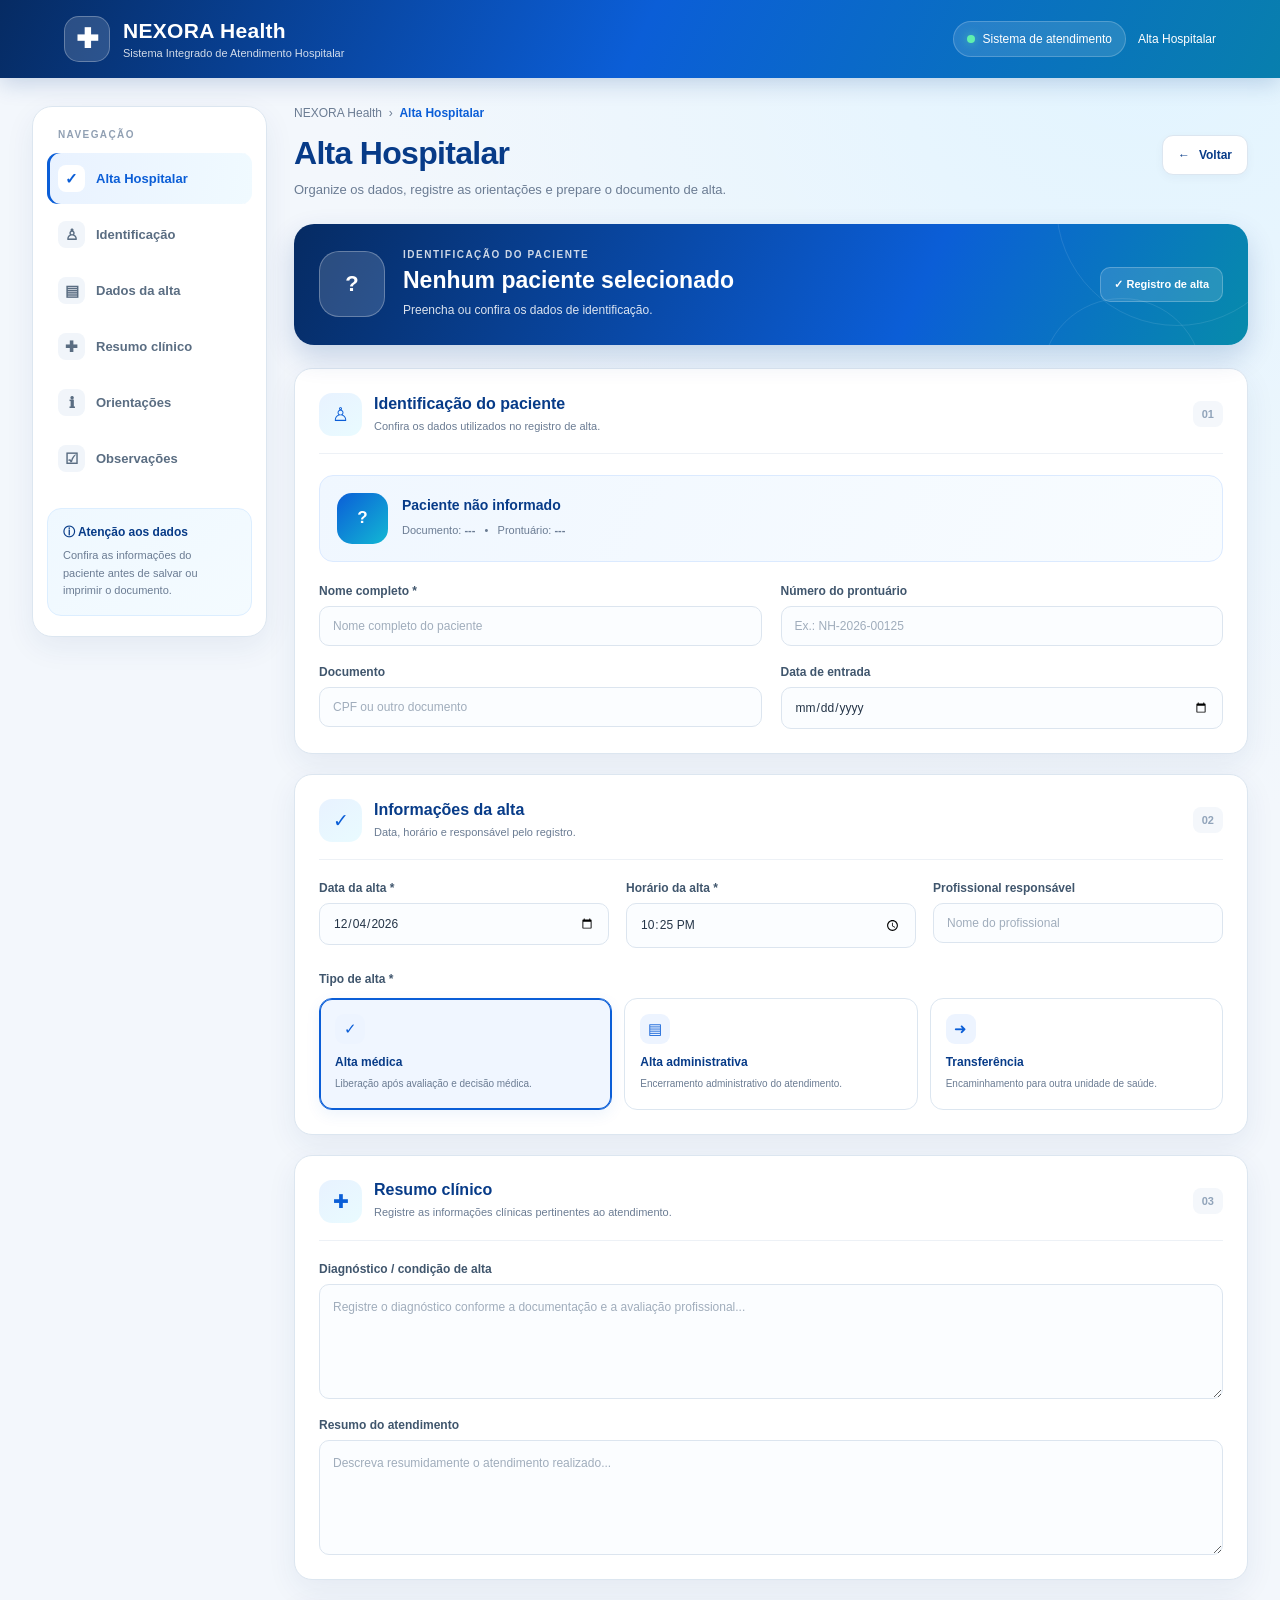
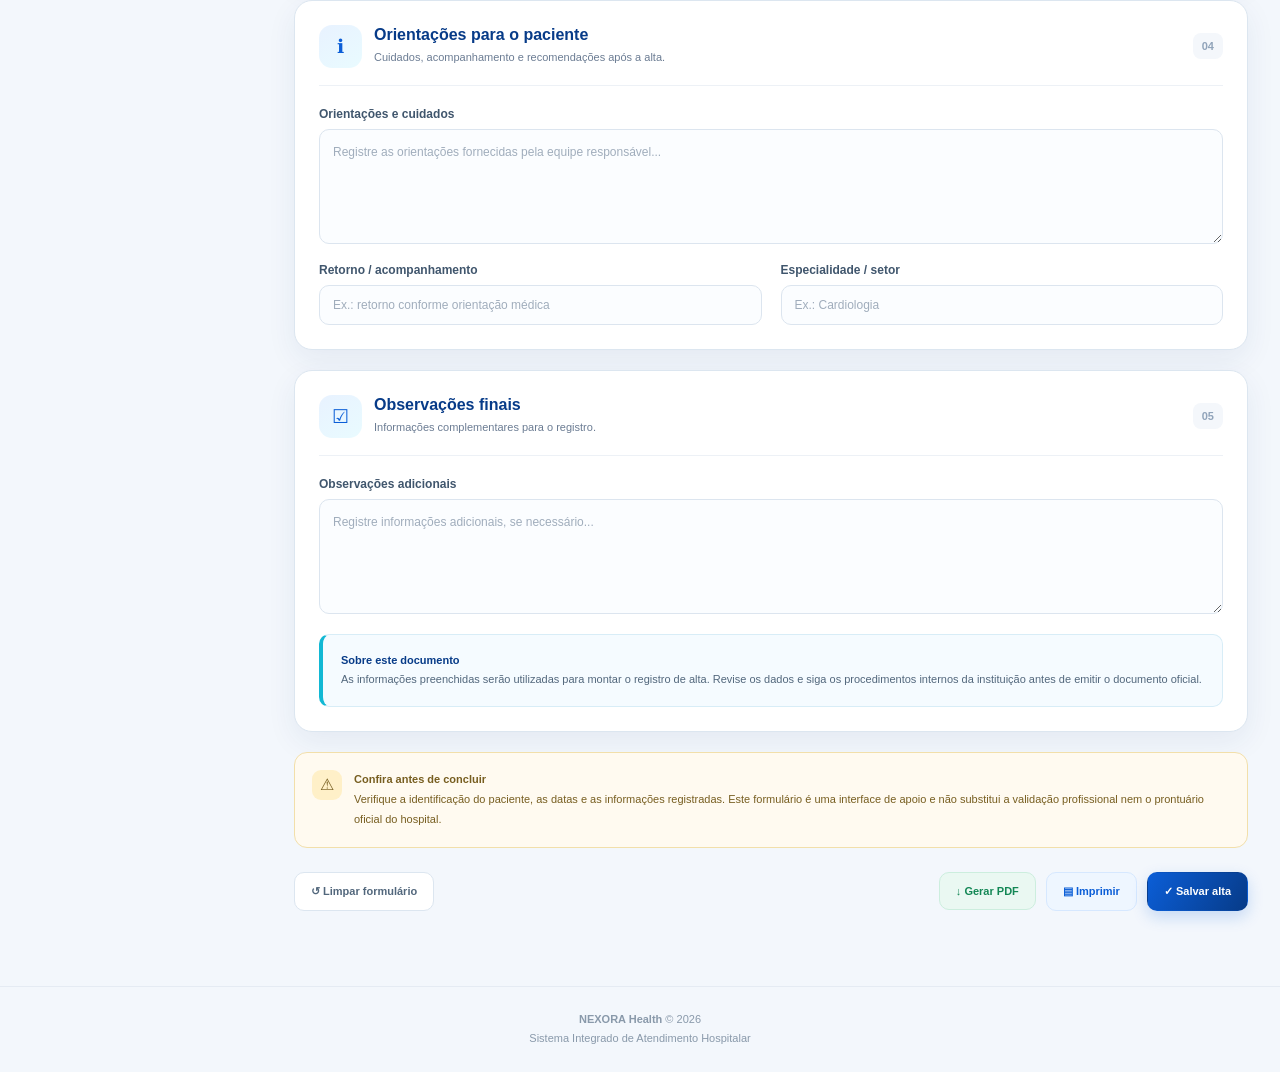
<file: frontend/alta.html>
<!DOCTYPE html>
<html lang="pt-BR">

<head>
  <meta charset="UTF-8">
  <meta name="viewport" content="width=device-width, initial-scale=1.0">
  <meta name="theme-color" content="#073b88">

  <title>NEXORA Health | Alta Hospitalar</title>

  <style>
    :root {
      --azul: #0b5ed7;
      --azul-escuro: #073b88;
      --azul-profundo: #062b63;
      --ciano: #12b8d4;
      --verde: #16a36a;
      --vermelho: #dc3545;
      --fundo: #f3f7fc;
      --branco: #ffffff;
      --texto: #243447;
      --cinza: #6b7c93;
      --borda: #dce6f0;
      --sombra: 0 10px 30px rgba(24, 61, 110, .07);
    }

    * {
      margin: 0;
      padding: 0;
      box-sizing: border-box;
      font-family: "Inter", "Segoe UI", Arial, sans-serif;
    }

    html {
      scroll-behavior: smooth;
    }

    body {
      min-height: 100vh;
      background:
        radial-gradient(circle at 90% 0%, #e1f4ff 0, transparent 28%),
        var(--fundo);
      color: var(--texto);
    }

    button, input, textarea, select {
      font: inherit;
    }

    button {
      cursor: pointer;
    }

    /* CABEÇALHO */

    .topbar {
      min-height: 78px;
      padding: 14px 5%;
      background: linear-gradient(115deg, var(--azul-profundo), var(--azul), #087fae);
      color: white;
      display: flex;
      align-items: center;
      justify-content: space-between;
      gap: 20px;
      box-shadow: 0 5px 22px rgba(7, 59, 136, .2);
    }

    .marca {
      display: flex;
      align-items: center;
      gap: 13px;
    }

    .marca-icone {
      width: 46px;
      height: 46px;
      border-radius: 15px;
      display: grid;
      place-items: center;
      background: rgba(255,255,255,.15);
      border: 1px solid rgba(255,255,255,.27);
      font-size: 27px;
      font-weight: 800;
    }

    .marca h1 {
      font-size: 21px;
      letter-spacing: .3px;
    }

    .marca p {
      font-size: 11px;
      margin-top: 4px;
      opacity: .82;
    }

    .topbar-info {
      display: flex;
      align-items: center;
      gap: 12px;
      font-size: 12px;
    }

    .status-sistema {
      display: flex;
      align-items: center;
      gap: 8px;
      padding: 10px 13px;
      border-radius: 30px;
      border: 1px solid rgba(255,255,255,.2);
      background: rgba(255,255,255,.12);
    }

    .status-ponto {
      width: 8px;
      height: 8px;
      background: #5ff0ae;
      border-radius: 50%;
      box-shadow: 0 0 10px rgba(95,240,174,.6);
    }

    /* LAYOUT */

    .layout {
      max-width: 1440px;
      margin: auto;
      padding: 28px 32px 40px;
      display: grid;
      grid-template-columns: 235px minmax(0, 1fr);
      gap: 27px;
      align-items: start;
    }

    .sidebar {
      position: sticky;
      top: 20px;
      background: white;
      border: 1px solid var(--borda);
      border-radius: 20px;
      padding: 20px 14px;
      box-shadow: var(--sombra);
    }

    .sidebar-label {
      padding: 0 11px;
      margin: 2px 0 13px;
      color: #91a0b3;
      font-size: 10px;
      font-weight: 800;
      letter-spacing: 1.4px;
      text-transform: uppercase;
    }

    .nav-link {
      width: 100%;
      display: flex;
      align-items: center;
      gap: 11px;
      text-decoration: none;
      color: #5a6d82;
      padding: 12px 11px;
      margin-bottom: 5px;
      border-radius: 11px;
      font-size: 13px;
      font-weight: 600;
      transition: .2s;
    }

    .nav-link:hover {
      background: #f0f6ff;
      color: var(--azul);
      transform: translateX(2px);
    }

    .nav-link.ativo {
      background: linear-gradient(100deg, #e9f2ff, #f0faff);
      color: var(--azul);
      box-shadow: inset 3px 0 var(--azul);
    }

    .nav-icone {
      width: 27px;
      height: 27px;
      display: grid;
      place-items: center;
      border-radius: 8px;
      background: #f1f5fa;
      font-size: 15px;
    }

    .nav-link.ativo .nav-icone {
      background: white;
    }

    .sidebar-ajuda {
      margin-top: 24px;
      padding: 15px;
      border-radius: 14px;
      background: linear-gradient(145deg, #eff8ff, #f4fbff);
      border: 1px solid #dceeff;
    }

    .sidebar-ajuda strong {
      color: var(--azul-escuro);
      font-size: 12px;
      display: block;
      margin-bottom: 6px;
    }

    .sidebar-ajuda p {
      color: var(--cinza);
      font-size: 11px;
      line-height: 1.6;
    }

    .conteudo {
      min-width: 0;
    }

    /* TÍTULO */

    .breadcrumb {
      font-size: 12px;
      color: var(--cinza);
      margin-bottom: 15px;
    }

    .breadcrumb span {
      color: var(--azul);
      font-weight: 700;
    }

    .titulo-pagina {
      display: flex;
      justify-content: space-between;
      align-items: flex-start;
      gap: 20px;
      margin-bottom: 23px;
    }

    .titulo-pagina h2 {
      color: var(--azul-escuro);
      font-size: clamp(25px, 3vw, 32px);
      letter-spacing: -.7px;
      margin-bottom: 8px;
    }

    .titulo-pagina p {
      color: var(--cinza);
      font-size: 13px;
      line-height: 1.6;
    }

    .btn-voltar {
      display: inline-flex;
      justify-content: center;
      align-items: center;
      gap: 9px;
      flex-shrink: 0;
      text-decoration: none;
      color: var(--azul-escuro);
      background: white;
      border: 1px solid var(--borda);
      border-radius: 11px;
      padding: 12px 15px;
      font-size: 12px;
      font-weight: 700;
      box-shadow: 0 3px 10px rgba(20, 50, 90, .04);
      transition: .2s;
    }

    .btn-voltar:hover {
      color: var(--azul);
      border-color: #a9caff;
      transform: translateY(-2px);
    }

    /* BANNER DO PACIENTE */

    .paciente-banner {
      position: relative;
      overflow: hidden;
      display: flex;
      align-items: center;
      gap: 18px;
      padding: 25px;
      margin-bottom: 23px;
      color: white;
      border-radius: 20px;
      background: linear-gradient(115deg, #062b63, #0b5ed7 65%, #078bab);
      box-shadow: 0 12px 28px rgba(7, 59, 136, .19);
    }

    .paciente-banner::before,
    .paciente-banner::after {
      content: "";
      position: absolute;
      border: 1px solid rgba(255,255,255,.1);
      border-radius: 50%;
      pointer-events: none;
    }

    .paciente-banner::before {
      width: 240px;
      height: 240px;
      right: -50px;
      top: -140px;
    }

    .paciente-banner::after {
      width: 160px;
      height: 160px;
      right: 45px;
      bottom: -115px;
    }

    .avatar {
      position: relative;
      z-index: 1;
      width: 66px;
      height: 66px;
      flex-shrink: 0;
      display: grid;
      place-items: center;
      border-radius: 20px;
      background: rgba(255,255,255,.15);
      border: 1px solid rgba(255,255,255,.28);
      font-size: 22px;
      font-weight: 800;
    }

    .paciente-banner-info {
      position: relative;
      z-index: 1;
      min-width: 0;
    }

    .etiqueta-superior {
      font-size: 10px;
      text-transform: uppercase;
      letter-spacing: 1.5px;
      opacity: .8;
      margin-bottom: 7px;
      font-weight: 700;
    }

    .paciente-banner h3 {
      font-size: clamp(18px, 2vw, 23px);
      margin-bottom: 7px;
      overflow-wrap: anywhere;
    }

    .paciente-banner p {
      font-size: 12px;
      line-height: 1.6;
      opacity: .85;
    }

    .banner-badge {
      position: relative;
      z-index: 1;
      margin-left: auto;
      flex-shrink: 0;
      border: 1px solid rgba(255,255,255,.23);
      background: rgba(255,255,255,.13);
      padding: 10px 13px;
      border-radius: 10px;
      font-size: 11px;
      font-weight: 700;
    }

    /* CARDS */

    .card {
      background: var(--branco);
      border: 1px solid var(--borda);
      border-radius: 18px;
      padding: 24px;
      margin-bottom: 20px;
      box-shadow: var(--sombra);
      scroll-margin-top: 20px;
    }

    .card-cabecalho {
      display: flex;
      align-items: center;
      gap: 12px;
      padding-bottom: 17px;
      margin-bottom: 21px;
      border-bottom: 1px solid #edf1f6;
    }

    .card-icone {
      width: 43px;
      height: 43px;
      display: grid;
      place-items: center;
      flex-shrink: 0;
      border-radius: 13px;
      color: var(--azul);
      background: linear-gradient(145deg, #e8f2ff, #e9fbff);
      font-size: 19px;
    }

    .card-cabecalho h3 {
      color: var(--azul-escuro);
      font-size: 16px;
      margin-bottom: 5px;
    }

    .card-cabecalho p {
      color: var(--cinza);
      font-size: 11px;
      line-height: 1.5;
    }

    .numero-etapa {
      margin-left: auto;
      color: #91a4ba;
      font-size: 11px;
      font-weight: 800;
      background: #f4f7fb;
      padding: 7px 9px;
      border-radius: 8px;
    }

    /* FORMULÁRIOS */

    .grid {
      display: grid;
      grid-template-columns: repeat(2, minmax(0, 1fr));
      gap: 19px;
    }

    .grid-3 {
      display: grid;
      grid-template-columns: repeat(3, minmax(0, 1fr));
      gap: 17px;
    }

    .campo {
      display: flex;
      flex-direction: column;
      gap: 8px;
      min-width: 0;
    }

    .campo.full {
      grid-column: 1 / -1;
    }

    .campo label,
    .label-grupo {
      font-size: 12px;
      color: #40566d;
      font-weight: 700;
    }

    .opcional {
      color: #8b9bae;
      font-size: 10px;
      font-weight: 500;
    }

    input,
    select,
    textarea {
      width: 100%;
      min-width: 0;
      color: var(--texto);
      background: #fbfdff;
      border: 1px solid #dce5ef;
      border-radius: 10px;
      padding: 12px 13px;
      outline: none;
      font-size: 12px;
      transition: border-color .2s, box-shadow .2s, background .2s;
    }

    input:hover,
    select:hover,
    textarea:hover {
      border-color: #b8cde6;
    }

    input:focus,
    select:focus,
    textarea:focus {
      background: white;
      border-color: var(--azul);
      box-shadow: 0 0 0 3px rgba(11,94,215,.10);
    }

    input::placeholder,
    textarea::placeholder {
      color: #a0adbc;
    }

    textarea {
      resize: vertical;
      min-height: 115px;
      line-height: 1.7;
    }

    .patient-highlight {
      display: flex;
      align-items: center;
      gap: 14px;
      padding: 17px;
      border: 1px solid #dbeaff;
      border-radius: 14px;
      background: linear-gradient(115deg, #f0f7ff, #f8fcff);
      margin-bottom: 22px;
    }

    .patient-avatar {
      width: 51px;
      height: 51px;
      display: grid;
      place-items: center;
      flex-shrink: 0;
      color: white;
      border-radius: 15px;
      background: linear-gradient(135deg, var(--azul), var(--ciano));
      font-size: 17px;
      font-weight: 800;
    }

    .patient-info {
      min-width: 0;
    }

    .patient-info h4 {
      color: var(--azul-escuro);
      font-size: 14px;
      margin-bottom: 7px;
      overflow-wrap: anywhere;
    }

    .patient-info span {
      color: var(--cinza);
      font-size: 11px;
      line-height: 1.8;
      overflow-wrap: anywhere;
    }

    /* TIPOS DE ALTA */

    .grupo-tipo {
      margin-top: 24px;
    }

    .label-grupo {
      display: block;
      margin-bottom: 12px;
    }

    .alta-options {
      display: grid;
      grid-template-columns: repeat(3, minmax(0, 1fr));
      gap: 12px;
    }

    .alta-option {
      position: relative;
    }

    .alta-option input {
      position: absolute;
      width: 1px;
      height: 1px;
      opacity: 0;
      pointer-events: none;
    }

    .alta-option label {
      height: 100%;
      min-height: 112px;
      display: block;
      cursor: pointer;
      padding: 15px;
      border: 1px solid var(--borda);
      border-radius: 13px;
      background: white;
      transition: .2s;
    }

    .alta-option label:hover {
      border-color: #9ec4f7;
      transform: translateY(-2px);
    }

    .opcao-icone {
      display: grid;
      place-items: center;
      width: 30px;
      height: 30px;
      margin-bottom: 11px;
      border-radius: 9px;
      background: #edf4ff;
      color: var(--azul);
      font-size: 15px;
    }

    .alta-option label strong {
      display: block;
      font-size: 12px;
      color: var(--azul-escuro);
      margin-bottom: 7px;
    }

    .alta-option label span {
      display: block;
      font-size: 10px;
      line-height: 1.6;
      color: var(--cinza);
      font-weight: 400;
    }

    .alta-option input:checked + label {
      border-color: var(--azul);
      background: #f0f6ff;
      box-shadow: inset 0 0 0 1px var(--azul), 0 5px 15px rgba(11,94,215,.07);
    }

    .alta-option input:focus-visible + label {
      outline: 3px solid rgba(11,94,215,.25);
      outline-offset: 3px;
    }

    /* RESUMO E AVISOS */

    .resumo-box {
      margin-top: 20px;
      padding: 16px 18px;
      border: 1px solid #d8edf7;
      border-left: 4px solid var(--ciano);
      border-radius: 10px;
      background: #f5fbff;
      color: #52677c;
      font-size: 11px;
      line-height: 1.8;
    }

    .resumo-box strong {
      color: var(--azul-escuro);
    }

    .aviso {
      display: flex;
      align-items: flex-start;
      gap: 12px;
      padding: 17px;
      margin-bottom: 21px;
      border: 1px solid #f2dfaa;
      border-radius: 13px;
      background: #fffaf0;
      color: #775e20;
      font-size: 11px;
      line-height: 1.8;
    }

    .aviso-icone {
      width: 30px;
      height: 30px;
      display: grid;
      place-items: center;
      flex-shrink: 0;
      border-radius: 9px;
      background: #fff0c8;
      font-size: 16px;
    }

    /* AÇÕES */

    .acoes {
      display: flex;
      justify-content: space-between;
      align-items: center;
      flex-wrap: wrap;
      gap: 12px;
      margin: 24px 0 35px;
    }

    .acoes-esquerda,
    .acoes-direita {
      display: flex;
      align-items: center;
      flex-wrap: wrap;
      gap: 10px;
    }

    .btn {
      display: inline-flex;
      justify-content: center;
      align-items: center;
      gap: 8px;
      border: 1px solid transparent;
      border-radius: 10px;
      padding: 12px 16px;
      font-size: 11px;
      font-weight: 800;
      transition: transform .2s, box-shadow .2s, background .2s;
    }

    .btn:hover {
      transform: translateY(-2px);
    }

    .btn:focus-visible,
    .btn-voltar:focus-visible,
    .nav-link:focus-visible {
      outline: 3px solid rgba(11,94,215,.28);
      outline-offset: 3px;
    }

    .btn-secondary {
      background: white;
      color: #52677c;
      border-color: var(--borda);
    }

    .btn-secondary:hover {
      background: #f7faff;
    }

    .btn-pdf {
      background: #eaf8f2;
      color: #138755;
      border-color: #cceede;
    }

    .btn-print {
      background: #eef6ff;
      color: var(--azul);
      border-color: #d6e8ff;
    }

    .btn-save {
      background: linear-gradient(120deg, var(--azul), var(--azul-escuro));
      color: white;
      box-shadow: 0 6px 16px rgba(11,94,215,.2);
    }

    .btn-save:hover {
      box-shadow: 0 9px 20px rgba(11,94,215,.28);
    }

    /* MENSAGEM */

    .toast {
      position: fixed;
      right: 24px;
      bottom: 24px;
      z-index: 1000;
      display: flex;
      align-items: center;
      gap: 10px;
      max-width: calc(100vw - 32px);
      padding: 15px 19px;
      border-radius: 12px;
      background: #137b50;
      color: white;
      box-shadow: 0 12px 30px rgba(0,0,0,.16);
      font-size: 12px;
      font-weight: 700;
      opacity: 0;
      transform: translateY(15px);
      pointer-events: none;
      transition: .25s;
    }

    .toast.show {
      opacity: 1;
      transform: translateY(0);
    }

    footer {
      text-align: center;
      padding: 23px 15px;
      border-top: 1px solid #e5ebf3;
      color: #8999aa;
      font-size: 11px;
      line-height: 1.8;
    }

    /* RESPONSIVIDADE */

    @media (max-width: 1050px) {
      .layout {
        grid-template-columns: 190px minmax(0, 1fr);
        gap: 18px;
        padding: 24px 20px;
      }

      .card {
        padding: 20px;
      }

      .alta-options {
        grid-template-columns: 1fr;
      }

      .alta-option label {
        min-height: auto;
      }

      .opcao-icone {
        margin-bottom: 8px;
      }
    }

    @media (max-width: 760px) {
      .topbar {
        padding: 13px 17px;
      }

      .marca h1 {
        font-size: 18px;
      }

      .topbar-info {
        display: none;
      }

      .layout {
        display: flex;
        flex-direction: column;
        padding: 20px 14px;
      }

      .sidebar {
        position: static;
        width: 100%;
        padding: 12px;
        overflow: hidden;
      }

      .sidebar-label,
      .sidebar-ajuda {
        display: none;
      }

      .sidebar nav {
        display: flex;
        gap: 7px;
        overflow-x: auto;
        padding-bottom: 2px;
      }

      .nav-link {
        width: auto;
        flex-shrink: 0;
        margin: 0;
        padding: 10px;
        font-size: 11px;
      }

      .nav-link:hover {
        transform: none;
      }

      .nav-icone {
        width: 23px;
        height: 23px;
      }

      .conteudo {
        width: 100%;
      }

      .titulo-pagina {
        flex-direction: column;
        align-items: stretch;
      }

      .btn-voltar {
        align-self: flex-start;
      }

      .paciente-banner {
        padding: 19px;
        gap: 13px;
        flex-wrap: wrap;
      }

      .avatar {
        width: 54px;
        height: 54px;
        border-radius: 16px;
        font-size: 18px;
      }

      .banner-badge {
        margin-left: 67px;
      }

      .grid,
      .grid-3 {
        grid-template-columns: 1fr;
      }

      .card {
        padding: 17px;
        border-radius: 15px;
      }

      .card-cabecalho {
        gap: 10px;
      }

      .numero-etapa {
        display: none;
      }

      .acoes {
        flex-direction: column;
        align-items: stretch;
      }

      .acoes-esquerda,
      .acoes-direita {
        width: 100%;
        display: grid;
        grid-template-columns: repeat(2, minmax(0, 1fr));
      }

      .btn {
        padding: 13px 9px;
        font-size: 10px;
      }
    }

    @media (max-width: 400px) {
      .acoes-esquerda,
      .acoes-direita {
        grid-template-columns: 1fr;
      }

      .patient-highlight {
        align-items: flex-start;
        padding: 13px;
      }

      .patient-avatar {
        width: 42px;
        height: 42px;
        font-size: 14px;
      }
    }

    /* IMPRESSÃO / PDF */

    @page {
      size: A4;
      margin: 14mm;
    }

    @media print {
      body {
        background: white !important;
        color: #222;
        font-size: 11px;
      }

      .topbar {
        min-height: auto;
        padding: 10px 0;
        color: #111;
        background: white !important;
        box-shadow: none;
        border-bottom: 2px solid #dce6f0;
      }

      .marca-icone {
        color: #111;
        background: white;
        border-color: #ccc;
      }

      .layout {
        display: block;
        max-width: 100%;
        padding: 15px 0;
      }

      .sidebar,
      .breadcrumb,
      .btn-voltar,
      .acoes,
      .aviso,
      footer,
      .toast,
      .banner-badge {
        display: none !important;
      }

      .titulo-pagina h2,
      .card-cabecalho h3,
      .patient-info h4,
      .paciente-banner h3 {
        color: #111 !important;
      }

      .titulo-pagina {
        margin-top: 15px;
      }

      .paciente-banner {
        color: #111;
        background: white !important;
        border: 1px solid #bbb;
        box-shadow: none;
        padding: 14px;
      }

      .paciente-banner::before,
      .paciente-banner::after {
        display: none;
      }

      .paciente-banner p,
      .etiqueta-superior {
        color: #333;
        opacity: 1;
      }

      .avatar,
      .patient-avatar {
        color: #111;
        background: white;
        border: 1px solid #ccc;
      }

      .card {
        padding: 14px;
        margin-bottom: 13px;
        border: 1px solid #ccc;
        border-radius: 8px;
        box-shadow: none;
        break-inside: avoid;
      }

      input,
      select,
      textarea {
        color: #111;
        background: white;
        border: none;
        border-bottom: 1px solid #ccc;
        border-radius: 0;
        padding: 6px 0;
        box-shadow: none !important;
      }

      textarea {
        min-height: 65px;
      }

      .alta-option label {
        border-color: #ccc;
        background: white !important;
      }

      .alta-option input:checked + label {
        box-shadow: none;
        border: 2px solid #777;
      }

      .resumo-box {
        background: white;
        border-color: #aaa;
      }

      .nav-link {
        display: none;
      }
    }
  </style>
</head>

<body>

  <header class="topbar">
    <div class="marca">
      <div class="marca-icone">✚</div>
      <div>
        <h1>NEXORA Health</h1>
        <p>Sistema Integrado de Atendimento Hospitalar</p>
      </div>
    </div>

    <div class="topbar-info">
      <div class="status-sistema">
        <span class="status-ponto"></span>
        Sistema de atendimento
      </div>
      <span>Alta Hospitalar</span>
    </div>
  </header>

  <main class="layout">

    <aside class="sidebar">
      <p class="sidebar-label">Navegação</p>

      <nav aria-label="Navegação da alta hospitalar">
        <a class="nav-link ativo" href="#inicio">
          <span class="nav-icone">✓</span>
          Alta Hospitalar
        </a>

        <a class="nav-link" href="#identificacao">
          <span class="nav-icone">♙</span>
          Identificação
        </a>

        <a class="nav-link" href="#dadosAlta">
          <span class="nav-icone">▤</span>
          Dados da alta
        </a>

        <a class="nav-link" href="#resumoClinico">
          <span class="nav-icone">✚</span>
          Resumo clínico
        </a>

        <a class="nav-link" href="#orientacoes">
          <span class="nav-icone">ℹ</span>
          Orientações
        </a>

        <a class="nav-link" href="#observacoes">
          <span class="nav-icone">☑</span>
          Observações
        </a>
      </nav>

      <div class="sidebar-ajuda">
        <strong>ⓘ Atenção aos dados</strong>
        <p>Confira as informações do paciente antes de salvar ou imprimir o documento.</p>
      </div>
    </aside>

    <div class="conteudo" id="inicio">

      <div class="breadcrumb">
        NEXORA Health &nbsp;›&nbsp;
        <span>Alta Hospitalar</span>
      </div>

      <section class="titulo-pagina">
        <div>
          <h2>Alta Hospitalar</h2>
          <p>Organize os dados, registre as orientações e prepare o documento de alta.</p>
        </div>

        <button type="button" class="btn-voltar" onclick="voltarPagina()">
          <span aria-hidden="true">←</span> Voltar
        </button>
      </section>

      <section class="paciente-banner">
        <div class="avatar" id="avatarPaciente">?</div>

        <div class="paciente-banner-info">
          <div class="etiqueta-superior">Identificação do paciente</div>
          <h3 id="nomePacienteTopo">Nenhum paciente selecionado</h3>
          <p id="infoPacienteTopo">Preencha ou confira os dados do paciente.</p>
        </div>

        <div class="banner-badge">✓ Registro de alta</div>
      </section>

      <!-- IDENTIFICAÇÃO -->
      <section class="card" id="identificacao">
        <div class="card-cabecalho">
          <div class="card-icone">♙</div>
          <div>
            <h3>Identificação do paciente</h3>
            <p>Confira os dados utilizados no registro de alta.</p>
          </div>
          <span class="numero-etapa">01</span>
        </div>

        <div class="patient-highlight">
          <div class="patient-avatar" id="avatarPaciente2">?</div>
          <div class="patient-info">
            <h4 id="nomePacienteDisplay">Paciente não informado</h4>
            <span>
              Documento: <strong id="documentoDisplay">---</strong>
              &nbsp; • &nbsp;
              Prontuário: <strong id="prontuarioDisplay">---</strong>
            </span>
          </div>
        </div>

        <div class="grid">
          <div class="campo">
            <label for="nomePaciente">Nome completo *</label>
            <input type="text" id="nomePaciente"
              placeholder="Nome completo do paciente"
              autocomplete="name" oninput="atualizarPaciente()">
          </div>

          <div class="campo">
            <label for="prontuario">Número do prontuário</label>
            <input type="text" id="prontuario"
              placeholder="Ex.: NH-2026-00125"
              oninput="atualizarPaciente()">
          </div>

          <div class="campo">
            <label for="documento">Documento</label>
            <input type="text" id="documento"
              placeholder="CPF ou outro documento"
              oninput="atualizarPaciente()">
          </div>

          <div class="campo">
            <label for="dataEntrada">Data de entrada</label>
            <input type="date" id="dataEntrada">
          </div>
        </div>
      </section>

      <!-- DADOS DA ALTA -->
      <section class="card" id="dadosAlta">
        <div class="card-cabecalho">
          <div class="card-icone">✓</div>
          <div>
            <h3>Informações da alta</h3>
            <p>Data, horário e responsável pelo registro.</p>
          </div>
          <span class="numero-etapa">02</span>
        </div>

        <div class="grid-3">
          <div class="campo">
            <label for="dataAlta">Data da alta *</label>
            <input type="date" id="dataAlta">
          </div>

          <div class="campo">
            <label for="horaAlta">Horário da alta *</label>
            <input type="time" id="horaAlta">
          </div>

          <div class="campo">
            <label for="profissional">Profissional responsável</label>
            <input type="text" id="profissional"
              placeholder="Nome do profissional">
          </div>
        </div>

        <div class="grupo-tipo">
          <span class="label-grupo">Tipo de alta *</span>

          <div class="alta-options">
            <div class="alta-option">
              <input type="radio" name="tipoAlta" id="altaNormal"
                value="Alta médica" checked>
              <label for="altaNormal">
                <div class="opcao-icone">✓</div>
                <strong>Alta médica</strong>
                <span>Liberação após avaliação e decisão médica.</span>
              </label>
            </div>

            <div class="alta-option">
              <input type="radio" name="tipoAlta"
                id="altaAdministrativa" value="Alta administrativa">
              <label for="altaAdministrativa">
                <div class="opcao-icone">▤</div>
                <strong>Alta administrativa</strong>
                <span>Encerramento administrativo do atendimento.</span>
              </label>
            </div>

            <div class="alta-option">
              <input type="radio" name="tipoAlta"
                id="altaTransferencia" value="Transferência">
              <label for="altaTransferencia">
                <div class="opcao-icone">➜</div>
                <strong>Transferência</strong>
                <span>Encaminhamento para outra unidade de saúde.</span>
              </label>
            </div>
          </div>
        </div>
      </section>

      <!-- RESUMO CLÍNICO -->
      <section class="card" id="resumoClinico">
        <div class="card-cabecalho">
          <div class="card-icone">✚</div>
          <div>
            <h3>Resumo clínico</h3>
            <p>Registre as informações clínicas pertinentes ao atendimento.</p>
          </div>
          <span class="numero-etapa">03</span>
        </div>

        <div class="grid">
          <div class="campo full">
            <label for="diagnostico">Diagnóstico / condição de alta</label>
            <textarea id="diagnostico"
              placeholder="Registre o diagnóstico conforme a documentação e a avaliação profissional..."></textarea>
          </div>

          <div class="campo full">
            <label for="resumo">Resumo do atendimento</label>
            <textarea id="resumo"
              placeholder="Descreva resumidamente o atendimento realizado..."></textarea>
          </div>
        </div>
      </section>

      <!-- ORIENTAÇÕES -->
      <section class="card" id="orientacoes">
        <div class="card-cabecalho">
          <div class="card-icone">ℹ</div>
          <div>
            <h3>Orientações para o paciente</h3>
            <p>Cuidados, acompanhamento e recomendações após a alta.</p>
          </div>
          <span class="numero-etapa">04</span>
        </div>

        <div class="grid">
          <div class="campo full">
            <label for="orientacoesTexto">Orientações e cuidados</label>
            <textarea id="orientacoesTexto"
              placeholder="Registre as orientações fornecidas pela equipe responsável..."></textarea>
          </div>

          <div class="campo">
            <label for="retorno">Retorno / acompanhamento</label>
            <input type="text" id="retorno"
              placeholder="Ex.: retorno conforme orientação médica">
          </div>

          <div class="campo">
            <label for="especialidade">Especialidade / setor</label>
            <input type="text" id="especialidade"
              placeholder="Ex.: Cardiologia">
          </div>
        </div>
      </section>

      <!-- OBSERVAÇÕES -->
      <section class="card" id="observacoes">
        <div class="card-cabecalho">
          <div class="card-icone">☑</div>
          <div>
            <h3>Observações finais</h3>
            <p>Informações complementares para o registro.</p>
          </div>
          <span class="numero-etapa">05</span>
        </div>

        <div class="campo">
          <label for="observacoesTexto">Observações adicionais</label>
          <textarea id="observacoesTexto"
            placeholder="Registre informações adicionais, se necessário..."></textarea>
        </div>

        <div class="resumo-box">
          <strong>Sobre este documento</strong><br>
          As informações preenchidas serão utilizadas para montar o registro de alta.
          Revise os dados e siga os procedimentos internos da instituição antes de emitir
          o documento oficial.
        </div>
      </section>

      <div class="aviso">
        <div class="aviso-icone">⚠</div>
        <div>
          <strong>Confira antes de concluir</strong><br>
          Verifique a identificação do paciente, as datas e as informações registradas.
          Este formulário é uma interface de apoio e não substitui a validação profissional
          nem o prontuário oficial do hospital.
        </div>
      </div>

      <!-- BOTÕES -->
      <div class="acoes">
        <div class="acoes-esquerda">
          <button type="button" class="btn btn-secondary"
            onclick="limparFormulario()">
            ↺ Limpar formulário
          </button>
        </div>

        <div class="acoes-direita">
          <button type="button" class="btn btn-pdf" onclick="baixarPDF()">
            ↓ Gerar PDF
          </button>

          <button type="button" class="btn btn-print" onclick="imprimirAlta()">
            ▤ Imprimir
          </button>

          <button type="button" class="btn btn-save" onclick="salvarAlta()">
            ✓ Salvar alta
          </button>
        </div>
      </div>

    </div>
  </main>

  <footer>
    <strong>NEXORA Health</strong> © 2026<br>
    Sistema Integrado de Atendimento Hospitalar
  </footer>

  <div class="toast" id="toast" role="status" aria-live="polite">
    ✓ Alta salva com sucesso!
  </div>

  <script>
    const CAMPOS_ALTA = [
      "nomePaciente",
      "prontuario",
      "documento",
      "dataEntrada",
      "dataAlta",
      "horaAlta",
      "profissional",
      "diagnostico",
      "resumo",
      "orientacoesTexto",
      "retorno",
      "especialidade",
      "observacoesTexto"
    ];

    function obterValor(id) {
      return document.getElementById(id).value.trim();
    }

    function definirValor(id, valor) {
      document.getElementById(id).value = valor || "";
    }

    function obterIniciais(nome) {
      const partes = (nome || "").trim().split(/\s+/).filter(Boolean);

      if (!partes.length) return "?";
      if (partes.length === 1) return partes[0][0].toUpperCase();

      return (
        partes[0][0] + partes[partes.length - 1][0]
      ).toUpperCase();
    }

    /* VOLTAR À PÁGINA ANTERIOR */

    function voltarPagina() {
      if (window.history.length > 1) {
        window.history.back();
      } else {
        mostrarToast("Não existe uma página anterior nesta navegação.");
      }
    }

    /* CARREGAR PACIENTE SELECIONADO */

    function carregarPacienteSelecionado() {
      const dados = localStorage.getItem("pacienteAlta");

      if (!dados) return false;

      try {
        const paciente = JSON.parse(dados);

        const nome =
          paciente.nome ||
          paciente.paciente ||
          paciente.nomePaciente ||
          "";

        const documento = paciente.documento || paciente.cpf || "";
        const prontuario = paciente.prontuario || paciente.id || "";
        const diagnostico = paciente.diagnostico || "";
        const observacao = paciente.observacao || paciente.observacoes || "";
        const alergia = paciente.alergia || "";
        const sintoma = paciente.sintoma || paciente.sintomas || "";

        definirValor("nomePaciente", nome);
        definirValor("documento", documento);
        definirValor("prontuario", prontuario);
        definirValor("diagnostico", diagnostico);

        definirValor(
          "resumo",
          observacao ||
          (sintoma ? "Sintoma registrado: " + sintoma : "")
        );

        if (alergia) {
          definirValor(
            "observacoesTexto",
            "Alergia registrada: " + alergia
          );
        }

        atualizarPaciente();
        return true;
      } catch (erro) {
        console.error("Não foi possível carregar o paciente:", erro);
        mostrarToast("Não foi possível ler os dados do paciente.");
        return false;
      }
    }

    /* ATUALIZAR IDENTIFICAÇÃO VISUAL */

    function atualizarPaciente() {
      const nome = obterValor("nomePaciente");
      const documento = obterValor("documento");
      const prontuario = obterValor("prontuario");
      const iniciais = obterIniciais(nome);

      document.getElementById("nomePacienteDisplay").textContent =
        nome || "Paciente não informado";

      document.getElementById("documentoDisplay").textContent =
        documento || "---";

      document.getElementById("prontuarioDisplay").textContent =
        prontuario || "---";

      document.getElementById("nomePacienteTopo").textContent =
        nome || "Nenhum paciente selecionado";

      document.getElementById("infoPacienteTopo").textContent =
        prontuario
          ? "Prontuário: " + prontuario
          : "Preencha ou confira os dados de identificação.";

      document.getElementById("avatarPaciente").textContent = iniciais;
      document.getElementById("avatarPaciente2").textContent = iniciais;
    }

    /* MONTAR OBJETO DA ALTA */

    function coletarDadosAlta() {
      const dados = {};

      CAMPOS_ALTA.forEach(id => {
        dados[id] = obterValor(id);
      });

      dados.paciente = dados.nomePaciente;
      dados.orientacoes = dados.orientacoesTexto;
      dados.observacoes = dados.observacoesTexto;

      dados.tipoAlta =
        document.querySelector('input[name="tipoAlta"]:checked')?.value ||
        "Alta médica";

      return dados;
    }

    /* SALVAR */

    function salvarAlta() {
      const nome = obterValor("nomePaciente");

      if (!nome) {
        alert("Informe o nome do paciente antes de salvar a alta.");
        document.getElementById("nomePaciente").focus();
        return;
      }

      const dadosAlta = coletarDadosAlta();
      dadosAlta.dataRegistro = new Date().toLocaleString("pt-BR");

      try {
        localStorage.setItem("nexoraAlta", JSON.stringify(dadosAlta));
        mostrarToast("✓ Alta salva neste navegador!");
      } catch (erro) {
        console.error("Erro ao salvar a alta:", erro);
        alert("Não foi possível salvar os dados neste navegador.");
      }
    }

    /* CARREGAR ALTA SALVA */

    function carregarAlta() {
      const dados = localStorage.getItem("nexoraAlta");

      if (!dados) return;

      try {
        const alta = JSON.parse(dados);

        CAMPOS_ALTA.forEach(id => {
          let valor = alta[id] || "";

          if (id === "orientacoesTexto") {
            valor = alta.orientacoesTexto || alta.orientacoes || "";
          }

          if (id === "observacoesTexto") {
            valor = alta.observacoesTexto || alta.observacoes || "";
          }

          definirValor(id, valor);
        });

        const tipo = document.querySelector(
          'input[name="tipoAlta"][value="' + alta.tipoAlta + '"]'
        );

        if (tipo) tipo.checked = true;

        atualizarPaciente();
      } catch (erro) {
        console.error("Erro ao recuperar a alta salva:", erro);
      }
    }

    /* LIMPAR FORMULÁRIO */

    function limparFormulario() {
      const confirmar = confirm(
        "Deseja limpar os campos preenchidos? A alta salva neste navegador também será removida."
      );

      if (!confirmar) return;

      CAMPOS_ALTA.forEach(id => definirValor(id, ""));

      document.getElementById("altaNormal").checked = true;

      localStorage.removeItem("nexoraAlta");

      atualizarPaciente();
      configurarDataHora();

      mostrarToast("Formulário limpo.");
    }

    /* VALIDAR DOCUMENTO */

    function validarPacienteParaDocumento() {
      if (!obterValor("nomePaciente")) {
        alert("Informe o nome do paciente antes de emitir o documento.");
        document.getElementById("nomePaciente").focus();
        return false;
      }

      return true;
    }

    /* GERAR PDF */

    function baixarPDF() {
      if (!validarPacienteParaDocumento()) return;

      /*
        Na janela de impressão, selecione "Salvar como PDF".
        Não é necessária uma biblioteca externa.
      */
      window.print();
    }

    /* IMPRIMIR */

    function imprimirAlta() {
      if (!validarPacienteParaDocumento()) return;

      window.print();
    }

    /* MENSAGEM DE CONFIRMAÇÃO */

    let temporizadorToast;

    function mostrarToast(mensagem) {
      const toast = document.getElementById("toast");

      toast.textContent = mensagem;
      toast.classList.add("show");

      clearTimeout(temporizadorToast);

      temporizadorToast = setTimeout(() => {
        toast.classList.remove("show");
      }, 3000);
    }

    /* DATA E HORA */

    function configurarDataHora() {
      const agora = new Date();

      const ano = agora.getFullYear();
      const mes = String(agora.getMonth() + 1).padStart(2, "0");
      const dia = String(agora.getDate()).padStart(2, "0");
      const hora = String(agora.getHours()).padStart(2, "0");
      const minuto = String(agora.getMinutes()).padStart(2, "0");

      if (!document.getElementById("dataAlta").value) {
        document.getElementById("dataAlta").value =
          `${ano}-${mes}-${dia}`;
      }

      if (!document.getElementById("horaAlta").value) {
        document.getElementById("horaAlta").value =
          `${hora}:${minuto}`;
      }
    }

    /* INICIALIZAÇÃO */

    window.addEventListener("DOMContentLoaded", () => {
      const pacienteCarregado = carregarPacienteSelecionado();

      if (!pacienteCarregado) {
        carregarAlta();
      }

      configurarDataHora();
      atualizarPaciente();
    });
  </script>

</body>
</html>
</file>
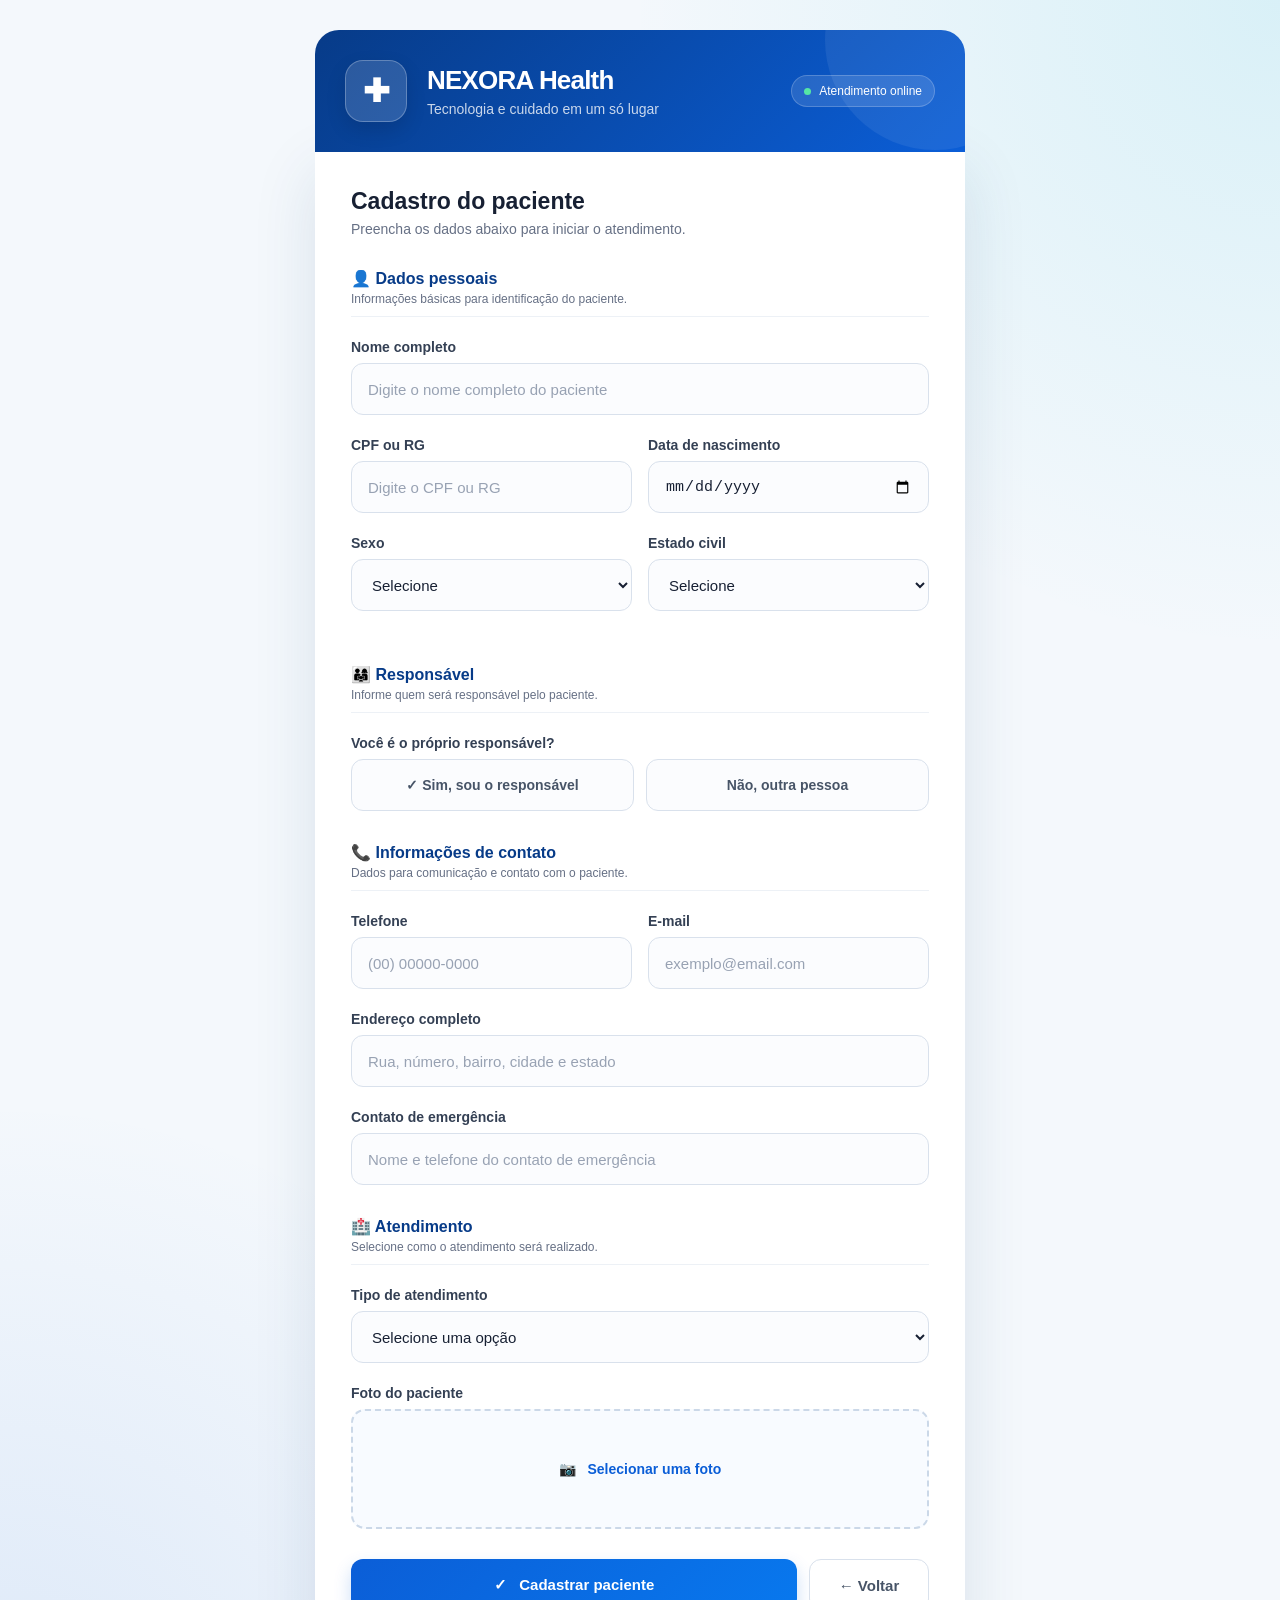
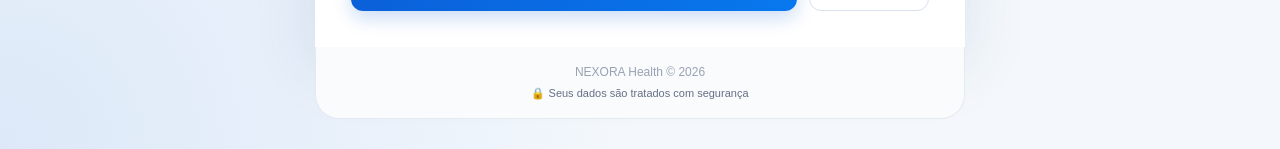
<file: frontend/atendimento.html>
<!DOCTYPE html>
<html lang="pt-BR">
<head>
  <meta charset="UTF-8">
  <meta name="viewport" content="width=device-width, initial-scale=1.0">

  <title>NEXORA Health | Atendimento</title>

  <style>
    * {
      margin: 0;
      padding: 0;
      box-sizing: border-box;
    }

    :root {
      --azul: #0b5ed7;
      --azul-escuro: #073b88;
      --azul-claro: #eaf3ff;
      --ciano: #14b8d4;
      --verde: #16a36a;
      --vermelho: #dc3545;
      --texto: #172033;
      --texto-secundario: #667085;
      --borda: #d9e1ec;
      --fundo: #f4f8fc;
      --branco: #ffffff;
      --sombra: 0 20px 60px rgba(25, 65, 110, 0.12);
    }

    body {
      font-family: "Inter", "Segoe UI", Arial, sans-serif;
      min-height: 100vh;

      background:
        radial-gradient(
          circle at top right,
          rgba(20, 184, 212, 0.12),
          transparent 30%
        ),
        radial-gradient(
          circle at bottom left,
          rgba(11, 94, 215, 0.10),
          transparent 30%
        ),
        var(--fundo);

      color: var(--texto);

      display: flex;
      justify-content: center;
      align-items: center;

      padding: 30px 16px;
    }

    .container {
      width: 100%;
      max-width: 650px;
    }

    /* CABEÇALHO */

    .cabecalho {
      background: linear-gradient(
        135deg,
        var(--azul-escuro),
        var(--azul)
      );

      color: white;
      padding: 30px;
      border-radius: 24px 24px 0 0;

      display: flex;
      align-items: center;
      gap: 20px;

      position: relative;
      overflow: hidden;
    }

    .cabecalho::after {
      content: "";
      position: absolute;

      width: 220px;
      height: 220px;

      border-radius: 50%;
      background: rgba(255, 255, 255, 0.07);

      right: -80px;
      top: -100px;
    }

    .icone {
      width: 62px;
      height: 62px;

      display: flex;
      justify-content: center;
      align-items: center;

      background: rgba(255, 255, 255, 0.15);
      border: 1px solid rgba(255, 255, 255, 0.25);
      border-radius: 18px;

      font-size: 32px;
      font-weight: 700;

      box-shadow: 0 8px 20px rgba(0, 0, 0, 0.12);
    }

    .marca {
      font-size: 26px;
      font-weight: 800;
      letter-spacing: -0.8px;
    }

    .subtitulo {
      margin-top: 5px;
      color: rgba(255, 255, 255, 0.78);
      font-size: 14px;
    }

    .status {
      margin-left: auto;

      background: rgba(255, 255, 255, 0.12);
      border: 1px solid rgba(255, 255, 255, 0.2);

      padding: 8px 12px;
      border-radius: 50px;

      font-size: 12px;
      white-space: nowrap;
    }

    .status::before {
      content: "";
      display: inline-block;

      width: 7px;
      height: 7px;

      background: #55e6a5;
      border-radius: 50%;

      margin-right: 6px;
    }

    /* FORMULÁRIO */

    form {
      background: var(--branco);
      padding: 36px;
      box-shadow: var(--sombra);
    }

    .titulo-formulario {
      margin-bottom: 28px;
    }

    .titulo-formulario h2 {
      font-size: 23px;
      color: var(--texto);
      margin-bottom: 6px;
    }

    .titulo-formulario p {
      color: var(--texto-secundario);
      font-size: 14px;
    }

    /* SEÇÕES */

    .secao {
      margin-top: 32px;
      margin-bottom: 22px;

      padding-bottom: 10px;
      border-bottom: 1px solid #edf1f6;
    }

    .secao h3 {
      color: var(--azul-escuro);
      font-size: 16px;

      display: flex;
      align-items: center;
      gap: 8px;
    }

    .secao p {
      color: var(--texto-secundario);
      font-size: 12px;
      margin-top: 4px;
    }

    /* CAMPOS */

    .campo {
      margin-bottom: 22px;
    }

    .campo label {
      display: block;
      margin-bottom: 8px;

      font-size: 14px;
      font-weight: 600;
      color: #344054;
    }

    input,
    select {
      width: 100%;
      height: 52px;
      padding: 0 16px;

      border: 1px solid var(--borda);
      border-radius: 12px;

      background: #fbfcfe;
      color: var(--texto);

      font-size: 15px;
      outline: none;

      transition: 0.2s ease;
    }

    textarea {
      width: 100%;
      min-height: 100px;
      padding: 15px 16px;

      border: 1px solid var(--borda);
      border-radius: 12px;

      background: #fbfcfe;
      color: var(--texto);

      font-size: 15px;
      font-family: inherit;

      outline: none;
      resize: vertical;

      transition: 0.2s ease;
    }

    input::placeholder,
    textarea::placeholder {
      color: #98a2b3;
    }

    input:focus,
    select:focus,
    textarea:focus {
      border-color: var(--azul);
      background: white;

      box-shadow: 0 0 0 4px rgba(11, 94, 215, 0.09);
    }

    select {
      cursor: pointer;
    }

    /* CAMPOS EM DUAS COLUNAS */

    .linha {
      display: grid;
      grid-template-columns: 1fr 1fr;
      gap: 16px;
    }

    /* RESPONSÁVEL */

    .responsavel-opcoes {
      display: flex;
      gap: 12px;
    }

    .opcao-responsavel {
      flex: 1;
      position: relative;
    }

    .opcao-responsavel input {
      position: absolute;
      opacity: 0;
      pointer-events: none;
    }

    .opcao-responsavel label {
      height: 52px;

      display: flex;
      align-items: center;
      justify-content: center;

      border: 1px solid var(--borda);
      border-radius: 12px;

      background: #fbfcfe;
      color: #475467;

      cursor: pointer;
      transition: 0.2s ease;
      margin: 0;
    }

    .opcao-responsavel input:checked + label {
      border-color: var(--azul);
      background: var(--azul-claro);
      color: var(--azul);

      box-shadow: 0 0 0 3px rgba(11, 94, 215, 0.08);
    }

    .opcao-responsavel input:focus-visible + label {
      outline: 3px solid rgba(11, 94, 215, 0.3);
      outline-offset: 2px;
    }

    #campo-nome-responsavel {
      display: none;
    }

    /* FOTO */

    .seletor-arquivo {
      width: 100%;
      height: 120px;

      border: 2px dashed #cbd8e8;
      border-radius: 14px;

      background: #f8fbff;

      display: flex !important;
      align-items: center;
      justify-content: center;

      color: var(--azul) !important;
      cursor: pointer;

      transition: 0.2s ease;
    }

    .seletor-arquivo:hover {
      border-color: var(--azul);
      background: var(--azul-claro);
    }

    #foto {
      display: none;
    }

    .preview {
      display: none;

      width: 120px;
      height: 120px;

      object-fit: cover;
      margin: 16px auto 0;

      border-radius: 16px;
      border: 4px solid white;

      box-shadow: 0 8px 25px rgba(0, 0, 0, 0.15);
    }

    /* BOTÕES */

    .botoes {
      display: flex;
      gap: 12px;
      margin-top: 30px;
    }

    button {
      flex: 1;
      height: 52px;

      border: none;
      border-radius: 12px;

      background: linear-gradient(
        135deg,
        var(--azul),
        #0878ee
      );

      color: white;
      font-size: 15px;
      font-weight: 700;

      cursor: pointer;

      box-shadow: 0 8px 18px rgba(11, 94, 215, 0.20);
      transition: 0.2s ease;
    }

    button:hover {
      transform: translateY(-2px);
      box-shadow: 0 12px 25px rgba(11, 94, 215, 0.28);
    }

    button:active {
      transform: translateY(0);
    }

    button:disabled {
      opacity: 0.7;
      cursor: not-allowed;
      transform: none;
    }

    button.voltar {
      flex: 0 0 120px;

      background: white;
      color: #475467;

      border: 1px solid var(--borda);
      box-shadow: none;
    }

    button.voltar:hover {
      background: #f8fafc;
      border-color: #b9c5d4;
      box-shadow: none;
    }

    /* MENSAGENS */

    .mensagem {
      display: none;

      margin-top: 20px;
      padding: 14px 16px;

      border-radius: 12px;
      font-size: 14px;
      font-weight: 600;

      text-align: center;
      overflow-wrap: anywhere;
    }

    .mensagem.carregando {
      display: block;
      background: #eef5ff;
      color: var(--azul);
    }

    .mensagem.sucesso {
      display: block;
      background: #eafaf3;
      color: var(--verde);
    }

    .mensagem.erro {
      display: block;
      background: #fff0f1;
      color: var(--vermelho);
    }

    /* RODAPÉ */

    footer {
      background: #f9fbfd;

      border: 1px solid #e5eaf1;
      border-top: none;

      padding: 18px;
      text-align: center;

      color: #98a2b3;
      font-size: 12px;

      border-radius: 0 0 24px 24px;
    }

    .seguranca {
      display: flex;
      justify-content: center;
      align-items: center;

      gap: 6px;
      margin-top: 8px;

      color: #667085;
      font-size: 11px;
    }

    /* RESPONSIVIDADE */

    @media (max-width: 600px) {
      body {
        padding: 0;
        align-items: stretch;
      }

      .container {
        max-width: none;
      }

      .cabecalho {
        border-radius: 0;
        padding: 25px 20px;
      }

      .icone {
        width: 52px;
        height: 52px;
        font-size: 26px;
      }

      .marca {
        font-size: 22px;
      }

      .status {
        display: none;
      }

      form {
        padding: 28px 20px;
        box-shadow: none;
      }

      footer {
        border-radius: 0;
      }

      .linha {
        grid-template-columns: 1fr;
        gap: 0;
      }

      .botoes {
        flex-direction: column;
      }

      button.voltar {
        flex: none;
        width: 100%;
      }

      .responsavel-opcoes {
        flex-direction: column;
      }
    }

    @media (prefers-reduced-motion: reduce) {
      *,
      *::before,
      *::after {
        scroll-behavior: auto !important;
        transition-duration: 0.01ms !important;
        animation-duration: 0.01ms !important;
      }
    }
  </style>
</head>

<body>
  <main class="container">

    <!-- CABEÇALHO -->

    <header class="cabecalho">
      <div class="icone">✚</div>

      <div>
        <h1 class="marca">NEXORA Health</h1>

        <p class="subtitulo">
          Tecnologia e cuidado em um só lugar
        </p>
      </div>

      <div class="status">
        Atendimento online
      </div>
    </header>

    <!-- FORMULÁRIO -->

    <form id="form-atendimento">

      <div class="titulo-formulario">
        <h2>Cadastro do paciente</h2>

        <p>
          Preencha os dados abaixo para iniciar o atendimento.
        </p>
      </div>

      <!-- DADOS PESSOAIS -->

      <div class="secao">
        <h3>👤 Dados pessoais</h3>

        <p>
          Informações básicas para identificação do paciente.
        </p>
      </div>

      <div class="campo">
        <label for="nome">Nome completo</label>

        <input
          type="text"
          id="nome"
          placeholder="Digite o nome completo do paciente"
          autocomplete="name"
          required
        >
      </div>

      <!-- CPF / RG E DATA DE NASCIMENTO -->

      <div class="linha">
        <div class="campo">
          <label for="documento">CPF ou RG</label>

          <input
            type="text"
            id="documento"
            placeholder="Digite o CPF ou RG"
            autocomplete="off"
            required
          >
        </div>

        <div class="campo">
          <label for="dataNascimento">Data de nascimento</label>

          <input
            type="date"
            id="dataNascimento"
            required
          >
        </div>
      </div>

      <!-- SEXO E ESTADO CIVIL -->

      <div class="linha">
        <div class="campo">
          <label for="sexo">Sexo</label>

          <select id="sexo" required>
            <option value="" disabled selected>Selecione</option>
            <option value="Feminino">Feminino</option>
            <option value="Masculino">Masculino</option>
            <option value="Outro">Outro</option>
            <option value="Nao informado">Prefiro não informar</option>
          </select>
        </div>

        <div class="campo">
          <label for="estadoCivil">Estado civil</label>

          <select id="estadoCivil" required>
            <option value="" disabled selected>Selecione</option>
            <option value="Solteiro">Solteiro(a)</option>
            <option value="Casado">Casado(a)</option>
            <option value="Divorciado">Divorciado(a)</option>
            <option value="Viuvo">Viúvo(a)</option>
            <option value="Uniao estavel">União estável</option>
          </select>
        </div>
      </div>

      <!-- RESPONSÁVEL -->

      <div class="secao">
        <h3>👨‍👩‍👧 Responsável</h3>

        <p>
          Informe quem será responsável pelo paciente.
        </p>
      </div>

      <div class="campo">
        <label>
          Você é o próprio responsável?
        </label>

        <div class="responsavel-opcoes">

          <div class="opcao-responsavel">
            <input
              type="radio"
              name="proprioResponsavel"
              id="responsavelSim"
              value="Sim"
              required
            >

            <label for="responsavelSim">
              ✓ Sim, sou o responsável
            </label>
          </div>

          <div class="opcao-responsavel">
            <input
              type="radio"
              name="proprioResponsavel"
              id="responsavelNao"
              value="Nao"
            >

            <label for="responsavelNao">
              Não, outra pessoa
            </label>
          </div>

        </div>
      </div>

      <div class="campo" id="campo-nome-responsavel">
        <label for="nomeResponsavel">Nome do responsável</label>

        <input
          type="text"
          id="nomeResponsavel"
          placeholder="Digite o nome completo do responsável"
        >
      </div>

      <!-- CONTATO -->

      <div class="secao">
        <h3>📞 Informações de contato</h3>

        <p>
          Dados para comunicação e contato com o paciente.
        </p>
      </div>

      <div class="linha">
        <div class="campo">
          <label for="telefone">Telefone</label>

          <input
            type="tel"
            id="telefone"
            placeholder="(00) 00000-0000"
            inputmode="tel"
            autocomplete="tel"
            required
          >
        </div>

        <div class="campo">
          <label for="email">E-mail</label>

          <input
            type="email"
            id="email"
            placeholder="exemplo@email.com"
            autocomplete="email"
          >
        </div>
      </div>

      <!-- ENDEREÇO -->

      <div class="campo">
        <label for="endereco">Endereço completo</label>

        <input
          type="text"
          id="endereco"
          placeholder="Rua, número, bairro, cidade e estado"
          autocomplete="street-address"
          required
        >
      </div>

      <!-- CONTATO DE EMERGÊNCIA -->

      <div class="campo">
        <label for="contatoEmergencia">Contato de emergência</label>

        <input
          type="text"
          id="contatoEmergencia"
          placeholder="Nome e telefone do contato de emergência"
          required
        >
      </div>

      <!-- ATENDIMENTO -->

      <div class="secao">
        <h3>🏥 Atendimento</h3>

        <p>
          Selecione como o atendimento será realizado.
        </p>
      </div>

      <div class="campo">
        <label for="tipo">Tipo de atendimento</label>

        <select id="tipo" required>
          <option value="" disabled selected>
            Selecione uma opção
          </option>

          <option value="Convenio">Convênio</option>
          <option value="Particular">Particular</option>
        </select>
      </div>

      <!-- FOTO -->

      <div class="campo">
        <label>Foto do paciente</label>

        <label class="seletor-arquivo" for="foto">
          📷 &nbsp; Selecionar uma foto
        </label>

        <input
          type="file"
          id="foto"
          accept="image/*"
        >

        <img
          id="preview"
          class="preview"
          alt="Prévia da foto do paciente"
        >
      </div>

      <!-- BOTÕES -->

      <div class="botoes">
        <button type="submit" id="botaoCadastrar">
          ✓ &nbsp; Cadastrar paciente
        </button>

        <button
          type="button"
          class="voltar"
          onclick="voltar()"
        >
          ← Voltar
        </button>
      </div>

      <p
        id="mensagem"
        class="mensagem"
        aria-live="polite"
        role="status"
      ></p>

    </form>

    <!-- RODAPÉ -->

    <footer>
      NEXORA Health © 2026

      <div class="seguranca">
        🔒 Seus dados são tratados com segurança
      </div>
    </footer>

  </main>

  <script>
    /*
      CONFIGURAÇÃO DA API

      URL do backend hospedado no Render.
      A rota /atendimento será adicionada automaticamente.
    */

    const API_BASE_URL = "https://sentinela-4bqu.onrender.com";

    const formulario = document.getElementById("form-atendimento");
    const campoCpf = document.getElementById("documento");
    const campoFoto = document.getElementById("foto");
    const preview = document.getElementById("preview");
    const mensagem = document.getElementById("mensagem");
    const botaoCadastrar = document.getElementById("botaoCadastrar");

    const responsavelSim = document.getElementById("responsavelSim");
    const responsavelNao = document.getElementById("responsavelNao");

    const campoNomeResponsavel =
      document.getElementById("campo-nome-responsavel");

    const nomeResponsavel =
      document.getElementById("nomeResponsavel");

    const telefone = document.getElementById("telefone");

    /* =========================
       RESPONSÁVEL
    ========================= */

    responsavelSim.addEventListener("change", () => {
      campoNomeResponsavel.style.display = "none";

      nomeResponsavel.required = false;
      nomeResponsavel.value = "";
    });

    responsavelNao.addEventListener("change", () => {
      campoNomeResponsavel.style.display = "block";

      nomeResponsavel.required = true;
    });

    /* =========================
       MÁSCARA CPF
    ========================= */

    campoCpf.addEventListener("input", () => {
      let valor = campoCpf.value
        .replace(/\D/g, "")
        .slice(0, 11);

      valor = valor
        .replace(/(\d{3})(\d)/, "$1.$2")
        .replace(/(\d{3})(\d)/, "$1.$2")
        .replace(/(\d{3})(\d{1,2})$/, "$1-$2");

      campoCpf.value = valor;
    });

    /* =========================
       MÁSCARA TELEFONE
    ========================= */

    telefone.addEventListener("input", () => {
      let valor = telefone.value
        .replace(/\D/g, "")
        .slice(0, 11);

      if (valor.length <= 10) {
        valor = valor
          .replace(/(\d{2})(\d)/, "($1) $2")
          .replace(/(\d{4})(\d)/, "$1-$2");
      } else {
        valor = valor
          .replace(/(\d{2})(\d)/, "($1) $2")
          .replace(/(\d{5})(\d)/, "$1-$2");
      }

      telefone.value = valor;
    });

    /* =========================
       PRÉ-VISUALIZAÇÃO DA FOTO
    ========================= */

    let urlFotoAtual = null;

    campoFoto.addEventListener("change", () => {
      const arquivo = campoFoto.files[0];

      if (urlFotoAtual) {
        URL.revokeObjectURL(urlFotoAtual);
        urlFotoAtual = null;
      }

      if (!arquivo) {
        preview.removeAttribute("src");
        preview.style.display = "none";
        return;
      }

      if (!arquivo.type.startsWith("image/")) {
        mensagem.textContent = "Selecione um arquivo de imagem válido.";
        mensagem.className = "mensagem erro";

        campoFoto.value = "";
        preview.removeAttribute("src");
        preview.style.display = "none";
        return;
      }

      urlFotoAtual = URL.createObjectURL(arquivo);

      preview.src = urlFotoAtual;
      preview.style.display = "block";

      mensagem.textContent = "";
      mensagem.className = "mensagem";
    });

    /* =========================
       ENVIO DO FORMULÁRIO
    ========================= */

    formulario.addEventListener("submit", cadastrar);

    async function cadastrar(evento) {
      evento.preventDefault();

      if (botaoCadastrar.disabled) {
        return;
      }

      const responsavelSelecionado = document.querySelector(
        'input[name="proprioResponsavel"]:checked'
      );

      if (!responsavelSelecionado) {
        mensagem.textContent =
          "Selecione quem é o responsável pelo paciente.";

        mensagem.className = "mensagem erro";
        return;
      }

      mensagem.textContent = "Enviando cadastro...";
      mensagem.className = "mensagem carregando";

      botaoCadastrar.disabled = true;
      botaoCadastrar.textContent = "Enviando...";

      const documento = campoCpf.value.trim();

      const paciente = {
        nome: document.getElementById("nome").value.trim(),

        documento: documento,

        // Compatibilidade com backends que utilizam o campo "cpf".
        cpf: documento,

        dataNascimento:
          document.getElementById("dataNascimento").value,

        sexo:
          document.getElementById("sexo").value,

        estadoCivil:
          document.getElementById("estadoCivil").value,

        proprioResponsavel:
          responsavelSelecionado.value,

        nomeResponsavel:
          nomeResponsavel.value.trim(),

        endereco:
          document.getElementById("endereco").value.trim(),

        telefone:
          telefone.value.trim(),

        email:
          document.getElementById("email").value.trim(),

        contatoEmergencia:
          document.getElementById("contatoEmergencia").value.trim(),

        tipo:
          document.getElementById("tipo").value
      };

      if (API_BASE_URL.includes("SUA-API")) {
        mensagem.textContent =
          "Configure a URL pública da API do Render na constante API_BASE_URL.";

        mensagem.className = "mensagem erro";

        botaoCadastrar.disabled = false;
        botaoCadastrar.innerHTML = "✓ &nbsp; Cadastrar paciente";
        return;
      }

      try {
        const resposta = await fetch(
          `${API_BASE_URL.replace(/\/$/, "")}/atendimento`,
          {
            method: "POST",

            headers: {
              "Content-Type": "application/json",
              "Accept": "application/json"
            },

            body: JSON.stringify(paciente)
          }
        );

        const tipoConteudo =
          resposta.headers.get("content-type") || "";

        const resultado = tipoConteudo.includes("application/json")
          ? await resposta.json()
          : await resposta.text();

        if (!resposta.ok) {
          const detalhe = typeof resultado === "object"
            ? (
                resultado.erro ||
                resultado.mensagem ||
                resultado.message
              )
            : resultado;

          throw new Error(
            detalhe || `Erro HTTP ${resposta.status}`
          );
        }

        mensagem.textContent =
          "✓ Paciente cadastrado com sucesso!";

        mensagem.className = "mensagem sucesso";

        formulario.reset();

        campoNomeResponsavel.style.display = "none";
        nomeResponsavel.required = false;

        preview.removeAttribute("src");
        preview.style.display = "none";

        if (urlFotoAtual) {
          URL.revokeObjectURL(urlFotoAtual);
          urlFotoAtual = null;
        }

      } catch (erro) {
        console.error("Erro ao cadastrar paciente:", erro);

        let textoErro = erro.message || "Erro desconhecido.";

        if (erro instanceof TypeError) {
          textoErro =
            "Não foi possível acessar a API. Confira se o backend do Render está ativo e se o CORS permite o site do GitHub Pages.";
        }

        mensagem.textContent =
          `Não foi possível cadastrar o paciente. ${textoErro}`;

        mensagem.className = "mensagem erro";

      } finally {
        botaoCadastrar.disabled = false;
        botaoCadastrar.innerHTML = "✓ &nbsp; Cadastrar paciente";
      }
    }

    /* =========================
       BOTÃO VOLTAR
    ========================= */

    function voltar() {
      window.location.href = "index.html";
    }
  </script>

</body>
</html>
</file>
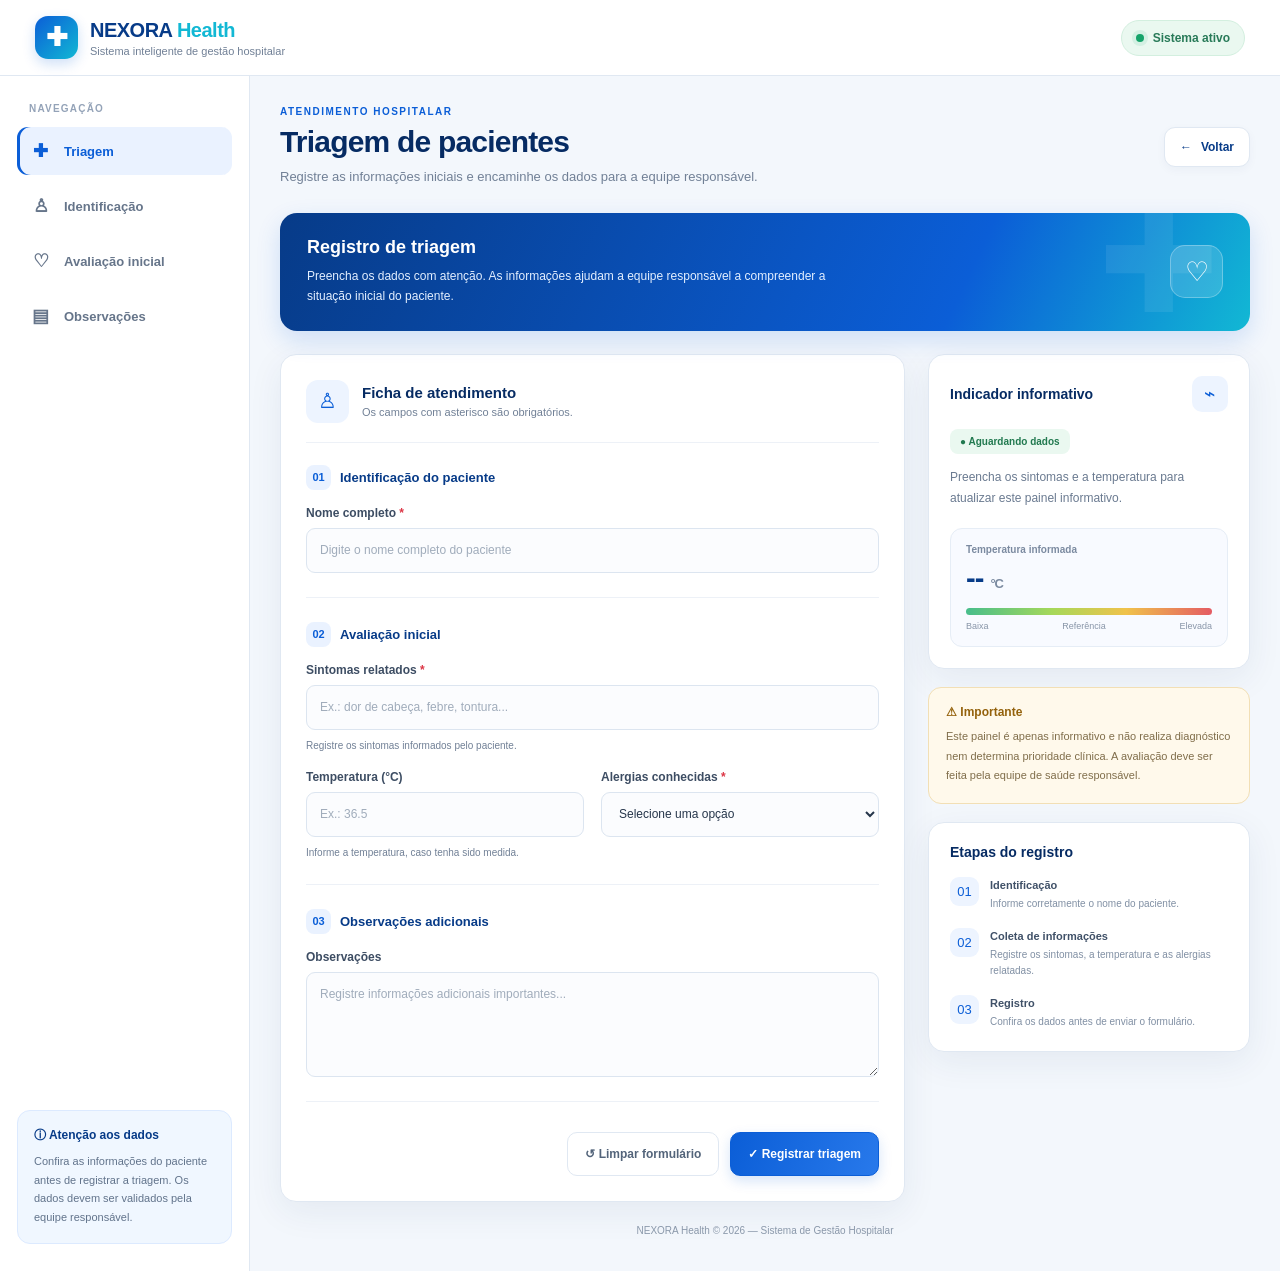
<file: frontend/triagem.html>
<!DOCTYPE html>
<html lang="pt-BR">
<head>
  <meta charset="UTF-8">
  <meta name="viewport" content="width=device-width, initial-scale=1.0">

  <title>NEXORA Health | Triagem</title>

  <style>
    * {
      margin: 0;
      padding: 0;
      box-sizing: border-box;
    }

    :root {
      --azul: #0b5ed7;
      --azul-escuro: #073b88;
      --azul-profundo: #062b63;
      --ciano: #12b8d4;
      --verde: #16a36a;
      --vermelho: #dc3545;
      --laranja: #e99a20;
      --fundo: #f3f7fc;
      --branco: #ffffff;
      --texto: #26364b;
      --texto-secundario: #718096;
      --borda: #e0e8f2;
      --sombra: 0 10px 35px rgba(24, 55, 95, 0.07);
    }

    body {
      min-height: 100vh;
      font-family: Inter, "Segoe UI", Arial, sans-serif;
      background: var(--fundo);
      color: var(--texto);
    }

    button,
    input,
    select,
    textarea {
      font: inherit;
    }

    button,
    a,
    input,
    select,
    textarea {
      outline-offset: 3px;
    }

    /* CABEÇALHO */

    .topbar {
      min-height: 76px;
      background: var(--branco);
      border-bottom: 1px solid var(--borda);
      display: flex;
      align-items: center;
      justify-content: space-between;
      padding: 15px 35px;
      gap: 20px;
      position: relative;
      z-index: 5;
    }

    .marca {
      display: flex;
      align-items: center;
      gap: 12px;
    }

    .logo {
      width: 43px;
      height: 43px;
      display: flex;
      align-items: center;
      justify-content: center;
      color: white;
      font-size: 26px;
      font-weight: 800;
      border-radius: 13px;
      background: linear-gradient(135deg, var(--azul), var(--ciano));
      box-shadow: 0 5px 13px rgba(11, 94, 215, 0.2);
    }

    .marca h1 {
      color: var(--azul-escuro);
      font-size: 20px;
      letter-spacing: -0.5px;
    }

    .marca h1 span {
      color: var(--ciano);
    }

    .marca p {
      margin-top: 3px;
      font-size: 11px;
      color: var(--texto-secundario);
    }

    .usuario-status {
      display: flex;
      align-items: center;
      gap: 9px;
      color: #287a58;
      background: #eaf8f0;
      border: 1px solid #d3efdf;
      padding: 10px 14px;
      border-radius: 30px;
      font-size: 12px;
      font-weight: 700;
    }

    .status-bolinha {
      width: 8px;
      height: 8px;
      border-radius: 50%;
      background: var(--verde);
      box-shadow: 0 0 0 4px rgba(22, 163, 106, 0.1);
    }

    /* ESTRUTURA */

    .layout {
      display: flex;
      min-height: calc(100vh - 76px);
    }

    .sidebar {
      width: 250px;
      flex-shrink: 0;
      background: white;
      border-right: 1px solid var(--borda);
      padding: 27px 17px;
      display: flex;
      flex-direction: column;
    }

    .sidebar-label {
      padding: 0 12px;
      margin-bottom: 13px;
      color: #94a3b8;
      font-size: 10px;
      font-weight: 800;
      letter-spacing: 1.2px;
      text-transform: uppercase;
    }

    .sidebar nav {
      display: flex;
      flex-direction: column;
      gap: 7px;
    }

    .nav-link {
      display: flex;
      align-items: center;
      gap: 12px;
      padding: 13px 12px;
      text-decoration: none;
      color: #66758a;
      border-radius: 11px;
      font-size: 13px;
      font-weight: 600;
      transition: 0.2s;
    }

    .nav-link:hover {
      color: var(--azul);
      background: #f1f6ff;
    }

    .nav-link.ativo {
      color: var(--azul);
      background: #eaf2ff;
      box-shadow: inset 3px 0 var(--azul);
    }

    .nav-icone {
      width: 23px;
      text-align: center;
      font-size: 18px;
    }

    .sidebar-ajuda {
      margin-top: auto;
      padding: 16px;
      border-radius: 13px;
      background: #f0f7ff;
      border: 1px solid #dceaff;
    }

    .sidebar-ajuda strong {
      display: block;
      color: var(--azul-escuro);
      font-size: 12px;
      margin-bottom: 8px;
    }

    .sidebar-ajuda p {
      color: #61738b;
      font-size: 11px;
      line-height: 1.7;
    }

    /* CONTEÚDO PRINCIPAL */

    .conteudo {
      flex: 1;
      min-width: 0;
      padding: 30px;
    }

    .cabecalho-pagina {
      display: flex;
      align-items: center;
      justify-content: space-between;
      gap: 20px;
      margin-bottom: 25px;
    }

    .titulo-pagina .sobretitulo {
      display: block;
      margin-bottom: 8px;
      color: var(--azul);
      font-size: 10px;
      font-weight: 800;
      letter-spacing: 1.5px;
      text-transform: uppercase;
    }

    .titulo-pagina h2 {
      color: var(--azul-profundo);
      font-size: clamp(23px, 3vw, 30px);
      letter-spacing: -0.8px;
    }

    .titulo-pagina p {
      margin-top: 8px;
      color: var(--texto-secundario);
      font-size: 13px;
      line-height: 1.6;
    }

    /* BOTÃO VOLTAR */

    .btn-voltar {
      display: inline-flex;
      justify-content: center;
      align-items: center;
      gap: 9px;
      flex-shrink: 0;
      text-decoration: none;
      color: var(--azul-escuro);
      background: white;
      border: 1px solid var(--borda);
      border-radius: 11px;
      padding: 12px 15px;
      font-size: 12px;
      font-weight: 700;
      box-shadow: 0 3px 10px rgba(20, 50, 90, 0.04);
      cursor: pointer;
      transition: 0.2s;
    }

    .btn-voltar:hover {
      color: var(--azul);
      border-color: #a9caff;
      transform: translateY(-2px);
    }

    /* BANNER */

    .banner {
      position: relative;
      overflow: hidden;
      display: flex;
      align-items: center;
      justify-content: space-between;
      gap: 20px;
      padding: 24px 27px;
      margin-bottom: 23px;
      color: white;
      border-radius: 17px;
      background: linear-gradient(115deg, #073b88, #0b5ed7 70%, #12b8d4);
      box-shadow: 0 9px 25px rgba(11, 94, 215, 0.16);
    }

    .banner::after {
      content: "✚";
      position: absolute;
      right: 30px;
      top: -36px;
      font-size: 145px;
      color: rgba(255, 255, 255, 0.08);
      pointer-events: none;
    }

    .banner-conteudo {
      position: relative;
      z-index: 1;
    }

    .banner h3 {
      font-size: 18px;
      margin-bottom: 8px;
    }

    .banner p {
      max-width: 550px;
      font-size: 12px;
      line-height: 1.7;
      color: #e3efff;
    }

    .banner-icone {
      position: relative;
      z-index: 1;
      display: flex;
      align-items: center;
      justify-content: center;
      width: 53px;
      height: 53px;
      flex-shrink: 0;
      border: 1px solid rgba(255, 255, 255, 0.28);
      border-radius: 15px;
      background: rgba(255, 255, 255, 0.14);
      font-size: 27px;
    }

    /* COLUNAS */

    .grade-conteudo {
      display: grid;
      grid-template-columns: minmax(0, 1.65fr) minmax(250px, 0.85fr);
      gap: 23px;
      align-items: start;
    }

    .cartao {
      min-width: 0;
      padding: 25px;
      background: white;
      border: 1px solid var(--borda);
      border-radius: 16px;
      box-shadow: var(--sombra);
    }

    .cartao-cabecalho {
      display: flex;
      align-items: center;
      gap: 13px;
      padding-bottom: 19px;
      margin-bottom: 22px;
      border-bottom: 1px solid #edf1f7;
    }

    .cartao-icone {
      width: 43px;
      height: 43px;
      display: flex;
      align-items: center;
      justify-content: center;
      flex-shrink: 0;
      color: var(--azul);
      background: #edf4ff;
      border-radius: 12px;
      font-size: 21px;
    }

    .cartao-cabecalho h3 {
      font-size: 15px;
      color: var(--azul-profundo);
    }

    .cartao-cabecalho p {
      margin-top: 5px;
      font-size: 11px;
      color: var(--texto-secundario);
    }

    /* FORMULÁRIO */

    .secao-formulario {
      margin-bottom: 24px;
      scroll-margin-top: 20px;
    }

    .secao-titulo {
      display: flex;
      align-items: center;
      gap: 9px;
      margin-bottom: 16px;
      color: var(--azul-escuro);
      font-size: 13px;
      font-weight: 800;
    }

    .secao-numero {
      display: inline-flex;
      align-items: center;
      justify-content: center;
      width: 25px;
      height: 25px;
      border-radius: 8px;
      background: #eaf2ff;
      color: var(--azul);
      font-size: 11px;
    }

    .form-grid {
      display: grid;
      grid-template-columns: repeat(2, minmax(0, 1fr));
      gap: 17px;
    }

    .campo {
      min-width: 0;
      display: flex;
      flex-direction: column;
      gap: 8px;
    }

    .campo.largo {
      grid-column: 1 / -1;
    }

    .campo label {
      color: #3d4d63;
      font-size: 12px;
      font-weight: 700;
    }

    .obrigatorio {
      color: var(--vermelho);
    }

    .campo input,
    .campo select,
    .campo textarea {
      width: 100%;
      min-height: 45px;
      padding: 12px 13px;
      color: var(--texto);
      background: #fbfcfe;
      border: 1px solid #dce5f0;
      border-radius: 9px;
      font-size: 12px;
      transition: 0.2s;
    }

    .campo textarea {
      min-height: 105px;
      resize: vertical;
      line-height: 1.6;
    }

    .campo input::placeholder,
    .campo textarea::placeholder {
      color: #a0acbb;
    }

    .campo input:focus,
    .campo select:focus,
    .campo textarea:focus {
      outline: none;
      background: white;
      border-color: var(--azul);
      box-shadow: 0 0 0 3px rgba(11, 94, 215, 0.09);
    }

    .campo small {
      color: var(--texto-secundario);
      font-size: 10px;
      line-height: 1.5;
    }

    .campo-escondido {
      display: none;
    }

    .divisor {
      height: 1px;
      margin: 24px 0;
      background: #edf1f7;
    }

    .acoes-formulario {
      display: flex;
      align-items: center;
      justify-content: flex-end;
      flex-wrap: wrap;
      gap: 11px;
      padding-top: 6px;
    }

    .btn-secundario,
    .btn-salvar {
      display: inline-flex;
      align-items: center;
      justify-content: center;
      gap: 8px;
      min-height: 44px;
      padding: 12px 17px;
      border-radius: 10px;
      font-size: 12px;
      font-weight: 800;
      cursor: pointer;
      transition: 0.2s;
    }

    .btn-secundario {
      color: #53647a;
      background: white;
      border: 1px solid var(--borda);
    }

    .btn-secundario:hover {
      background: #f4f7fb;
    }

    .btn-salvar {
      color: white;
      background: linear-gradient(110deg, var(--azul), #2879eb);
      border: 1px solid var(--azul);
      box-shadow: 0 5px 13px rgba(11, 94, 215, 0.17);
    }

    .btn-salvar:hover {
      transform: translateY(-2px);
      box-shadow: 0 8px 17px rgba(11, 94, 215, 0.24);
    }

    .btn-salvar:disabled {
      opacity: 0.65;
      cursor: wait;
      transform: none;
    }

    /* PAINEL INFORMATIVO */

    .painel-info {
      display: flex;
      flex-direction: column;
      gap: 18px;
    }

    .indicador {
      padding: 21px;
      background: white;
      border: 1px solid var(--borda);
      border-radius: 16px;
      box-shadow: var(--sombra);
    }

    .indicador-topo {
      display: flex;
      align-items: center;
      justify-content: space-between;
      gap: 12px;
      margin-bottom: 17px;
    }

    .indicador-topo h3 {
      color: var(--azul-profundo);
      font-size: 14px;
    }

    .indicador-simbolo {
      width: 36px;
      height: 36px;
      display: flex;
      align-items: center;
      justify-content: center;
      background: #edf4ff;
      border-radius: 10px;
      color: var(--azul);
      font-size: 19px;
    }

    .status-avaliacao {
      display: inline-flex;
      align-items: center;
      gap: 7px;
      padding: 7px 10px;
      border-radius: 8px;
      background: #eaf8f0;
      color: #21794f;
      font-size: 10px;
      font-weight: 800;
    }

    .status-avaliacao.atencao {
      background: #fff4df;
      color: #a86609;
    }

    .status-avaliacao.alerta {
      background: #ffebed;
      color: #bd2736;
    }

    .indicador-texto {
      margin-top: 13px;
      color: #6a7a90;
      font-size: 12px;
      line-height: 1.8;
    }

    .temperatura-visual {
      margin-top: 18px;
      padding: 15px;
      border: 1px solid #e6edf6;
      background: #f8faff;
      border-radius: 12px;
    }

    .temperatura-visual .rotulo {
      display: block;
      margin-bottom: 7px;
      color: #7b8aa0;
      font-size: 10px;
      font-weight: 700;
    }

    .temperatura-valor {
      color: var(--azul-escuro);
      font-size: 29px;
      font-weight: 800;
      letter-spacing: -1px;
    }

    .temperatura-valor small {
      color: #7b8aa0;
      font-size: 13px;
      font-weight: 600;
    }

    .barra-temperatura {
      height: 7px;
      overflow: hidden;
      margin-top: 13px;
      border-radius: 10px;
      background: linear-gradient(90deg, #47bd8b 0%, #a6d85a 35%, #f0c24b 65%, #e45b63 100%);
    }

    .marcadores-temperatura {
      display: flex;
      justify-content: space-between;
      margin-top: 6px;
      color: #8895a8;
      font-size: 9px;
    }

    .aviso-medico {
      padding: 17px;
      border: 1px solid #f2dfb5;
      border-radius: 13px;
      background: #fff9eb;
    }

    .aviso-medico strong {
      display: block;
      margin-bottom: 8px;
      color: #94620c;
      font-size: 12px;
    }

    .aviso-medico p {
      color: #806e4b;
      font-size: 11px;
      line-height: 1.8;
    }

    .passos {
      padding: 21px;
      background: white;
      border: 1px solid var(--borda);
      border-radius: 16px;
      box-shadow: var(--sombra);
    }

    .passos h3 {
      margin-bottom: 17px;
      color: var(--azul-profundo);
      font-size: 14px;
    }

    .passo {
      display: flex;
      align-items: flex-start;
      gap: 11px;
      margin-bottom: 16px;
    }

    .passo:last-child {
      margin-bottom: 0;
    }

    .passo-icone {
      display: flex;
      align-items: center;
      justify-content: center;
      width: 29px;
      height: 29px;
      flex-shrink: 0;
      color: var(--azul);
      background: #edf4ff;
      border-radius: 9px;
      font-size: 13px;
    }

    .passo strong {
      display: block;
      margin: 2px 0 5px;
      color: #405168;
      font-size: 11px;
    }

    .passo p {
      color: #8190a4;
      font-size: 10px;
      line-height: 1.6;
    }

    /* RODAPÉ */

    .rodape {
      padding: 23px 0 5px;
      color: #8a98aa;
      text-align: center;
      font-size: 10px;
    }

    /* NOTIFICAÇÕES */

    .toast {
      position: fixed;
      right: 24px;
      bottom: 24px;
      z-index: 100;
      display: flex;
      align-items: flex-start;
      gap: 11px;
      width: min(390px, calc(100% - 32px));
      padding: 16px 18px;
      background: white;
      border: 1px solid var(--borda);
      border-left: 4px solid var(--verde);
      border-radius: 12px;
      box-shadow: 0 12px 35px rgba(20, 45, 80, 0.16);
      opacity: 0;
      visibility: hidden;
      transform: translateY(12px);
      transition: 0.25s;
    }

    .toast.visivel {
      opacity: 1;
      visibility: visible;
      transform: translateY(0);
    }

    .toast.erro {
      border-left-color: var(--vermelho);
    }

    .toast strong {
      display: block;
      margin-bottom: 5px;
      color: var(--azul-profundo);
      font-size: 12px;
    }

    .toast p {
      color: #68788e;
      font-size: 11px;
      line-height: 1.6;
      overflow-wrap: anywhere;
    }

    /* RESPONSIVIDADE */

    @media (max-width: 1100px) {
      .grade-conteudo {
        grid-template-columns: minmax(0, 1fr);
      }

      .painel-info {
        display: grid;
        grid-template-columns: repeat(2, minmax(0, 1fr));
        align-items: start;
      }

      .indicador {
        grid-row: span 2;
      }
    }

    @media (max-width: 800px) {
      .topbar {
        padding: 14px 20px;
      }

      .layout {
        flex-direction: column;
      }

      .sidebar {
        width: 100%;
        padding: 12px 16px;
        border-right: 0;
        border-bottom: 1px solid var(--borda);
      }

      .sidebar-label,
      .sidebar-ajuda {
        display: none;
      }

      .sidebar nav {
        flex-direction: row;
        flex-wrap: wrap;
        gap: 6px;
      }

      .nav-link {
        padding: 10px;
        font-size: 11px;
      }

      .nav-link.ativo {
        box-shadow: inset 0 -3px var(--azul);
      }

      .nav-icone {
        font-size: 15px;
        width: auto;
      }

      .conteudo {
        padding: 23px 20px;
      }
    }

    @media (max-width: 560px) {
      .topbar {
        padding: 13px 15px;
      }

      .marca h1 {
        font-size: 17px;
      }

      .marca p {
        font-size: 10px;
      }

      .logo {
        width: 38px;
        height: 38px;
      }

      .usuario-status {
        padding: 8px 10px;
        font-size: 10px;
      }

      .conteudo {
        padding: 21px 13px;
      }

      .cabecalho-pagina {
        align-items: flex-start;
        flex-direction: column;
      }

      .btn-voltar {
        order: -1;
      }

      .banner {
        padding: 20px;
      }

      .banner h3 {
        font-size: 16px;
      }

      .banner-icone {
        width: 43px;
        height: 43px;
        font-size: 22px;
      }

      .cartao {
        padding: 19px 15px;
      }

      .form-grid {
        grid-template-columns: minmax(0, 1fr);
      }

      .campo.largo {
        grid-column: auto;
      }

      .painel-info {
        grid-template-columns: minmax(0, 1fr);
      }

      .indicador {
        grid-row: auto;
      }

      .acoes-formulario {
        flex-direction: column-reverse;
      }

      .btn-secundario,
      .btn-salvar {
        width: 100%;
      }

      .sidebar nav {
        display: grid;
        grid-template-columns: repeat(2, minmax(0, 1fr));
      }

      .nav-link {
        font-size: 11px;
      }

      .toast {
        right: 16px;
        bottom: 16px;
      }
    }
  </style>
</head>

<body>
  <header class="topbar">
    <div class="marca">
      <div class="logo">✚</div>
      <div>
        <h1>NEXORA <span>Health</span></h1>
        <p>Sistema inteligente de gestão hospitalar</p>
      </div>
    </div>

    <div class="usuario-status">
      <span class="status-bolinha"></span>
      Sistema ativo
    </div>
  </header>

  <div class="layout">
    <aside class="sidebar">
      <p class="sidebar-label">Navegação</p>

      <nav aria-label="Navegação da triagem">
        <a class="nav-link ativo" href="#inicio">
          <span class="nav-icone">✚</span>
          Triagem
        </a>

        <a class="nav-link" href="#identificacao">
          <span class="nav-icone">♙</span>
          Identificação
        </a>

        <a class="nav-link" href="#avaliacao">
          <span class="nav-icone">♡</span>
          Avaliação inicial
        </a>

        <a class="nav-link" href="#observacoes">
          <span class="nav-icone">▤</span>
          Observações
        </a>
      </nav>

      <div class="sidebar-ajuda">
        <strong>ⓘ Atenção aos dados</strong>
        <p>
          Confira as informações do paciente antes de registrar a triagem.
          Os dados devem ser validados pela equipe responsável.
        </p>
      </div>
    </aside>

    <main class="conteudo" id="inicio">
      <div class="cabecalho-pagina">
        <div class="titulo-pagina">
          <span class="sobretitulo">Atendimento hospitalar</span>
          <h2>Triagem de pacientes</h2>
          <p>Registre as informações iniciais e encaminhe os dados para a equipe responsável.</p>
        </div>

        <button type="button" class="btn-voltar" onclick="voltarPagina()">
          <span>←</span> Voltar
        </button>
      </div>

      <section class="banner">
        <div class="banner-conteudo">
          <h3>Registro de triagem</h3>
          <p>
            Preencha os dados com atenção. As informações ajudam a equipe
            responsável a compreender a situação inicial do paciente.
          </p>
        </div>
        <div class="banner-icone">♡</div>
      </section>

      <div class="grade-conteudo">
        <section class="cartao">
          <div class="cartao-cabecalho">
            <div class="cartao-icone">♙</div>
            <div>
              <h3>Ficha de atendimento</h3>
              <p>Os campos com asterisco são obrigatórios.</p>
            </div>
          </div>

          <form id="formTriagem">
            <section class="secao-formulario" id="identificacao">
              <h4 class="secao-titulo">
                <span class="secao-numero">01</span>
                Identificação do paciente
              </h4>

              <div class="form-grid">
                <div class="campo largo">
                  <label for="nome">
                    Nome completo <span class="obrigatorio">*</span>
                  </label>
                  <input
                    type="text"
                    id="nome"
                    name="nome"
                    placeholder="Digite o nome completo do paciente"
                    autocomplete="name"
                    required
                  >
                </div>
              </div>
            </section>

            <div class="divisor"></div>

            <section class="secao-formulario" id="avaliacao">
              <h4 class="secao-titulo">
                <span class="secao-numero">02</span>
                Avaliação inicial
              </h4>

              <div class="form-grid">
                <div class="campo largo">
                  <label for="sintoma">
                    Sintomas relatados <span class="obrigatorio">*</span>
                  </label>
                  <input
                    type="text"
                    id="sintoma"
                    name="sintoma"
                    placeholder="Ex.: dor de cabeça, febre, tontura..."
                    required
                  >
                  <small>Registre os sintomas informados pelo paciente.</small>
                </div>

                <div class="campo">
                  <label for="temperatura">Temperatura (°C)</label>
                  <input
                    type="number"
                    id="temperatura"
                    name="temperatura"
                    placeholder="Ex.: 36.5"
                    min="30"
                    max="45"
                    step="0.1"
                    inputmode="decimal"
                  >
                  <small>Informe a temperatura, caso tenha sido medida.</small>
                </div>

                <div class="campo">
                  <label for="alergia">
                    Alergias conhecidas <span class="obrigatorio">*</span>
                  </label>
                  <select id="alergia" name="alergia" required>
                    <option value="">Selecione uma opção</option>
                    <option value="Não informada">Não informada</option>
                    <option value="Nenhuma relatada">Nenhuma relatada</option>
                    <option value="Sim">Sim, possui alergia</option>
                  </select>
                </div>

                <div class="campo largo campo-escondido" id="campoDetalheAlergia">
                  <label for="detalheAlergia">Qual alergia foi relatada?</label>
                  <input
                    type="text"
                    id="detalheAlergia"
                    name="detalheAlergia"
                    placeholder="Informe a alergia mencionada"
                  >
                </div>
              </div>
            </section>

            <div class="divisor"></div>

            <section class="secao-formulario" id="observacoes">
              <h4 class="secao-titulo">
                <span class="secao-numero">03</span>
                Observações adicionais
              </h4>

              <div class="form-grid">
                <div class="campo largo">
                  <label for="observacao">Observações</label>
                  <textarea
                    id="observacao"
                    name="observacao"
                    placeholder="Registre informações adicionais importantes..."
                  ></textarea>
                </div>
              </div>
            </section>

            <div class="divisor"></div>

            <div class="acoes-formulario">
              <button type="reset" class="btn-secundario">
                ↺ Limpar formulário
              </button>

              <button type="submit" class="btn-salvar" id="btnSalvar">
                ✓ Registrar triagem
              </button>
            </div>
          </form>
        </section>

        <aside class="painel-info">
          <section class="indicador">
            <div class="indicador-topo">
              <h3>Indicador informativo</h3>
              <div class="indicador-simbolo">⌁</div>
            </div>

            <span class="status-avaliacao" id="statusAvaliacao">
              ● Aguardando dados
            </span>

            <p class="indicador-texto" id="textoAvaliacao" aria-live="polite">
              Preencha os sintomas e a temperatura para atualizar este painel
              informativo.
            </p>

            <div class="temperatura-visual">
              <span class="rotulo">Temperatura informada</span>
              <div class="temperatura-valor">
                <span id="temperaturaValor">--</span>
                <small>°C</small>
              </div>

              <div class="barra-temperatura"></div>

              <div class="marcadores-temperatura">
                <span>Baixa</span>
                <span>Referência</span>
                <span>Elevada</span>
              </div>
            </div>
          </section>

          <section class="aviso-medico">
            <strong>⚠ Importante</strong>
            <p>
              Este painel é apenas informativo e não realiza diagnóstico
              nem determina prioridade clínica. A avaliação deve ser feita
              pela equipe de saúde responsável.
            </p>
          </section>

          <section class="passos">
            <h3>Etapas do registro</h3>

            <div class="passo">
              <div class="passo-icone">01</div>
              <div>
                <strong>Identificação</strong>
                <p>Informe corretamente o nome do paciente.</p>
              </div>
            </div>

            <div class="passo">
              <div class="passo-icone">02</div>
              <div>
                <strong>Coleta de informações</strong>
                <p>Registre os sintomas, a temperatura e as alergias relatadas.</p>
              </div>
            </div>

            <div class="passo">
              <div class="passo-icone">03</div>
              <div>
                <strong>Registro</strong>
                <p>Confira os dados antes de enviar o formulário.</p>
              </div>
            </div>
          </section>
        </aside>
      </div>

      <footer class="rodape">
        NEXORA Health © 2026 — Sistema de Gestão Hospitalar
      </footer>
    </main>
  </div>

  <div class="toast" id="toast" role="status" aria-live="polite">
    <div>
      <strong id="toastTitulo">Aviso</strong>
      <p id="toastMensagem"></p>
    </div>
  </div>

  <script>
    const formTriagem = document.getElementById("formTriagem");
    const nome = document.getElementById("nome");
    const sintoma = document.getElementById("sintoma");
    const temperatura = document.getElementById("temperatura");
    const alergia = document.getElementById("alergia");
    const detalheAlergia = document.getElementById("detalheAlergia");
    const campoDetalheAlergia = document.getElementById("campoDetalheAlergia");
    const observacao = document.getElementById("observacao");

    const statusAvaliacao = document.getElementById("statusAvaliacao");
    const textoAvaliacao = document.getElementById("textoAvaliacao");
    const temperaturaValor = document.getElementById("temperaturaValor");
    const btnSalvar = document.getElementById("btnSalvar");

    let temporizadorToast;

    function mostrarToast(mensagem, erro = false) {
      const toast = document.getElementById("toast");
      const titulo = document.getElementById("toastTitulo");
      const texto = document.getElementById("toastMensagem");

      clearTimeout(temporizadorToast);

      titulo.textContent = erro ? "Atenção" : "Sucesso";
      texto.textContent = mensagem;

      toast.classList.toggle("erro", erro);
      toast.classList.add("visivel");

      temporizadorToast = setTimeout(() => {
        toast.classList.remove("visivel");
      }, 4500);
    }

    function voltarPagina() {
      if (window.history.length > 1) {
        window.history.back();
      } else {
        mostrarToast(
          "Não existe uma página anterior nesta navegação.",
          true
        );
      }
    }

    function atualizarAlergia() {
      const possuiAlergia = alergia.value === "Sim";

      campoDetalheAlergia.classList.toggle(
        "campo-escondido",
        !possuiAlergia
      );

      detalheAlergia.required = possuiAlergia;

      if (!possuiAlergia) {
        detalheAlergia.value = "";
      }
    }

    alergia.addEventListener("change", atualizarAlergia);

    function atualizarIndicador() {
      const valorTemperatura = temperatura.value.trim();
      const valor = valorTemperatura === ""
        ? null
        : Number(valorTemperatura);

      const sintomaTexto = sintoma.value.trim();

      statusAvaliacao.classList.remove("atencao", "alerta");

      if (valor === null || !Number.isFinite(valor)) {
        temperaturaValor.textContent = "--";
      } else {
        temperaturaValor.textContent = valor.toFixed(1);
      }

      if (valor !== null && (valor < 30 || valor > 45)) {
        statusAvaliacao.textContent = "● Verifique o valor";
        statusAvaliacao.classList.add("atencao");
        textoAvaliacao.textContent =
          "O valor informado parece estar fora do intervalo esperado para esta medição. Confira o dado digitado.";
        return;
      }

      if (valor !== null && valor >= 39) {
        statusAvaliacao.textContent = "● Atenção";
        statusAvaliacao.classList.add("alerta");
        textoAvaliacao.textContent =
          "A temperatura informada está elevada. Solicite avaliação da equipe de saúde responsável.";
        return;
      }

      if (valor !== null && valor >= 37.8) {
        statusAvaliacao.textContent = "● Observar";
        statusAvaliacao.classList.add("atencao");
        textoAvaliacao.textContent =
          "A temperatura informada merece atenção. Considere o quadro completo e siga o protocolo da equipe de saúde.";
        return;
      }

      if (sintomaTexto !== "") {
        statusAvaliacao.textContent = "● Dados informados";
        textoAvaliacao.textContent =
          "Os sintomas foram preenchidos. A interpretação clínica e a definição da prioridade cabem à equipe responsável.";
        return;
      }

      statusAvaliacao.textContent = "● Aguardando dados";
      textoAvaliacao.textContent =
        "Preencha os sintomas e a temperatura para atualizar este painel informativo.";
    }

    temperatura.addEventListener("input", atualizarIndicador);
    sintoma.addEventListener("input", atualizarIndicador);

    formTriagem.addEventListener("reset", () => {
      setTimeout(() => {
        atualizarAlergia();
        atualizarIndicador();
      }, 0);
    });

    formTriagem.addEventListener("submit", async (evento) => {
      evento.preventDefault();

      if (!formTriagem.checkValidity()) {
        formTriagem.reportValidity();
        return;
      }

      const dados = {
        nome: nome.value.trim(),
        sintoma: sintoma.value.trim(),
        temperatura: temperatura.value.trim() === ""
          ? ""
          : Number(temperatura.value),
        alergia: alergia.value === "Sim"
          ? detalheAlergia.value.trim()
          : alergia.value,
        observacao: observacao.value.trim()
      };

      if (!dados.nome || !dados.sintoma) {
        mostrarToast("Preencha os campos obrigatórios.", true);
        return;
      }

      btnSalvar.disabled = true;
      btnSalvar.textContent = "Enviando...";

      try {
        const resposta = await fetch("http://localhost:3000/triagem", {
          method: "POST",
          headers: {
            "Content-Type": "application/json"
          },
          body: JSON.stringify(dados)
        });

        const resultado = await resposta.json().catch(() => ({}));

        if (!resposta.ok) {
          throw new Error(
            resultado.mensagem ||
            resultado.erro ||
            "Não foi possível registrar a triagem."
          );
        }

        mostrarToast(
          resultado.mensagem || "Triagem registrada com sucesso!"
        );

        formTriagem.reset();
        atualizarAlergia();
        atualizarIndicador();
      } catch (erro) {
        console.error("Erro ao registrar triagem:", erro);

        mostrarToast(
          erro.message ||
          "Não foi possível conectar ao servidor. Verifique se o backend está funcionando.",
          true
        );
      } finally {
        btnSalvar.disabled = false;
        btnSalvar.textContent = "✓ Registrar triagem";
      }
    });

    document.querySelectorAll('.sidebar .nav-link').forEach(link => {
      link.addEventListener("click", () => {
        document.querySelectorAll('.sidebar .nav-link').forEach(item => {
          item.classList.remove("ativo");
        });

        link.classList.add("ativo");
      });
    });

    atualizarAlergia();
    atualizarIndicador();
  </script>
</body>
</html>
</file>
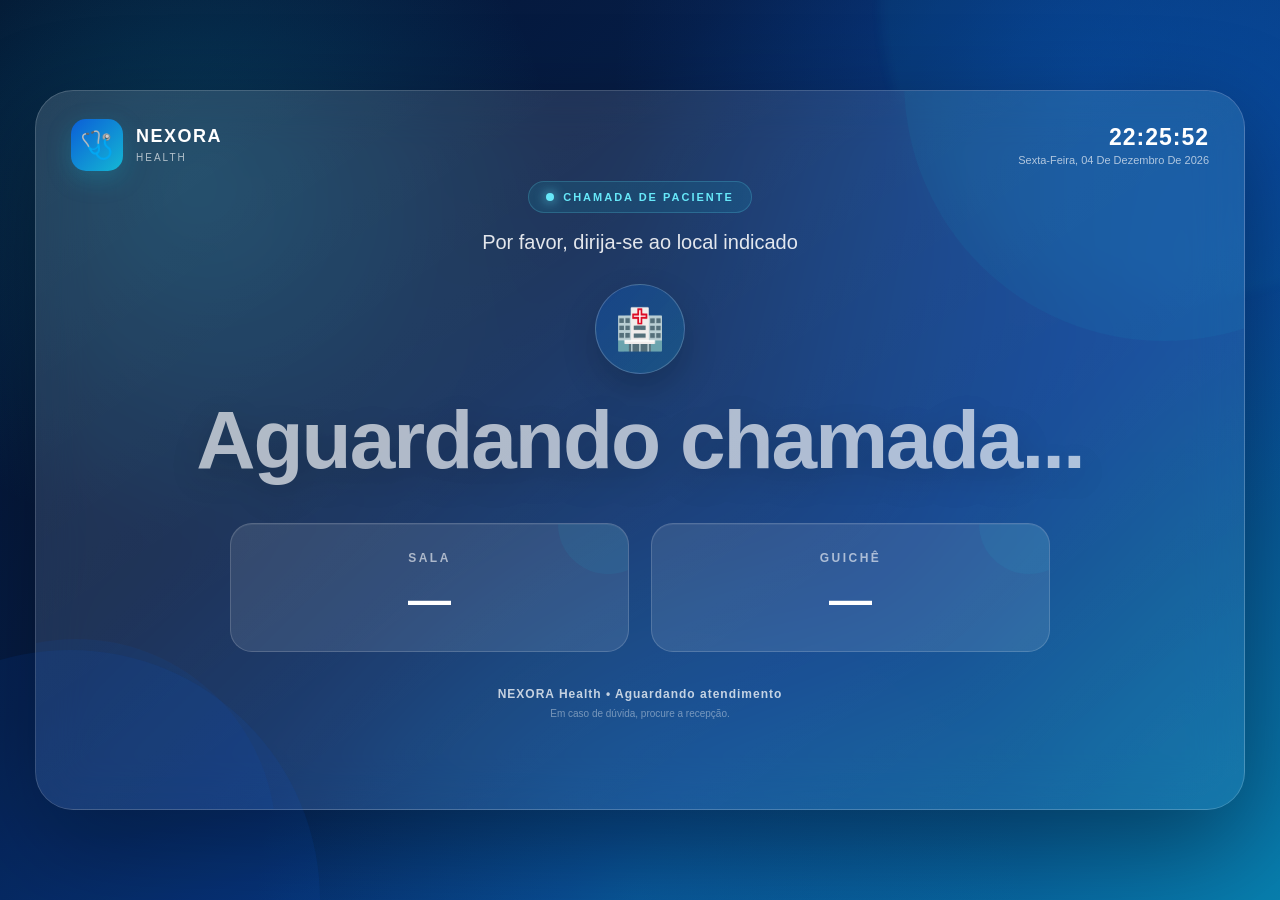
<file: frontend/tv.html>
<!DOCTYPE html>
<html lang="pt-BR">

<head>

  <meta charset="UTF-8">

  <meta
    name="viewport"
    content="width=device-width, initial-scale=1.0"
  >

  <title>NEXORA Health | Chamada</title>


  <style>

    * {
      margin: 0;
      padding: 0;
      box-sizing: border-box;
    }


    :root {

      --azul: #0b5ed7;
      --azul-escuro: #061d46;
      --azul-profundo: #073b88;

      --ciano: #14b8d4;
      --ciano-claro: #67e8f9;

      --branco: #ffffff;
      --branco-suave: rgba(255,255,255,0.88);

      --borda: rgba(255,255,255,0.18);

    }


    body {

      min-height: 100vh;

      font-family:
        Inter,
        "Segoe UI",
        Arial,
        sans-serif;

      background:

        radial-gradient(
          circle at 15% 20%,
          rgba(20,184,212,0.22),
          transparent 28%
        ),

        radial-gradient(
          circle at 85% 10%,
          rgba(11,94,215,0.35),
          transparent 35%
        ),

        radial-gradient(
          circle at 50% 100%,
          rgba(20,184,212,0.18),
          transparent 35%
        ),

        linear-gradient(
          135deg,
          #03122d,
          #061d46,
          #073b88,
          #087fae
        );

      color: white;

      overflow: hidden;

      display: flex;

      align-items: center;

      justify-content: center;

      padding: 35px;

    }


    /* =================================
       FUNDO DECORATIVO
    ================================= */

    body::before {

      content: "";

      position: fixed;

      width: 600px;
      height: 600px;

      border-radius: 50%;

      background:
        rgba(20,184,212,0.06);

      filter: blur(5px);

      top: -300px;
      right: -200px;

      pointer-events: none;

    }


    body::after {

      content: "";

      position: fixed;

      width: 500px;
      height: 500px;

      border-radius: 50%;

      background:
        rgba(11,94,215,0.10);

      bottom: -250px;
      left: -180px;

      pointer-events: none;

    }


    /* =================================
       TELA PRINCIPAL
    ================================= */

    .tela {

      width: 100%;

      max-width: 1250px;

      min-height: 720px;

      position: relative;

      display: flex;

      flex-direction: column;

      align-items: center;

      justify-content: center;

      text-align: center;

      padding: 55px;

      border-radius: 38px;

      background:
        linear-gradient(
          145deg,
          rgba(255,255,255,0.13),
          rgba(255,255,255,0.055)
        );

      border:
        1px solid
        var(--borda);

      backdrop-filter:
        blur(25px);

      box-shadow:
        0 35px 100px
        rgba(0,0,0,0.38);

      overflow: hidden;

    }


    .tela::before {

      content: "";

      position: absolute;

      width: 520px;
      height: 520px;

      border-radius: 50%;

      background:
        rgba(20,184,212,0.07);

      top: -270px;
      right: -180px;

    }


    .tela::after {

      content: "";

      position: absolute;

      width: 400px;
      height: 400px;

      border-radius: 50%;

      background:
        rgba(11,94,215,0.08);

      bottom: -230px;
      left: -160px;

    }


    /* =================================
       CABEÇALHO
    ================================= */

    .cabecalho {

      position: absolute;

      top: 28px;

      left: 35px;
      right: 35px;

      display: flex;

      align-items: center;

      justify-content: space-between;

      z-index: 5;

    }


    .logo-area {

      display: flex;

      align-items: center;

      gap: 13px;

    }


    .logo-icon {

      width: 52px;
      height: 52px;

      display: flex;

      align-items: center;
      justify-content: center;

      border-radius: 15px;

      background:
        linear-gradient(
          135deg,
          var(--azul),
          var(--ciano)
        );

      font-size: 27px;

      box-shadow:
        0 8px 25px
        rgba(20,184,212,0.25);

    }


    .logo-texto {

      text-align: left;

    }


    .logo-texto strong {

      display: block;

      font-size: 18px;

      font-weight: 900;

      letter-spacing: 1.5px;

    }


    .logo-texto span {

      font-size: 10px;

      letter-spacing: 2px;

      text-transform: uppercase;

      opacity: 0.65;

    }


    /* =================================
       RELÓGIO
    ================================= */

    .relogio-area {

      text-align: right;

    }


    .relogio {

      font-size: 23px;

      font-weight: 800;

      letter-spacing: 1px;

    }


    .data {

      margin-top: 3px;

      font-size: 11px;

      opacity: 0.65;

      text-transform: capitalize;

    }


    /* =================================
       CONTEÚDO
    ================================= */

    .conteudo {

      position: relative;

      z-index: 3;

      width: 100%;

      display: flex;

      flex-direction: column;

      align-items: center;

    }


    .status-chamada {

      display: inline-flex;

      align-items: center;

      gap: 9px;

      padding:
        9px 17px;

      border-radius: 30px;

      background:
        rgba(20,184,212,0.12);

      border:
        1px solid
        rgba(103,232,249,0.20);

      color:
        var(--ciano-claro);

      font-size: 11px;

      font-weight: 800;

      letter-spacing: 2px;

      text-transform: uppercase;

      margin-bottom: 18px;

    }


    .ponto {

      width: 8px;
      height: 8px;

      border-radius: 50%;

      background:
        var(--ciano-claro);

      box-shadow:
        0 0 12px
        var(--ciano-claro);

      animation:
        pulsar 1.5s infinite;

    }


    @keyframes pulsar {

      0% {
        opacity: 1;
        transform: scale(1);
      }

      50% {
        opacity: 0.4;
        transform: scale(0.7);
      }

      100% {
        opacity: 1;
        transform: scale(1);
      }

    }


    .titulo {

      font-size: 20px;

      font-weight: 500;

      color:
        var(--branco-suave);

      margin-bottom: 30px;

    }


    /* =================================
       ÍCONE
    ================================= */

    .icone {

      width: 90px;
      height: 90px;

      display: flex;

      align-items: center;
      justify-content: center;

      border-radius: 50%;

      background:
        linear-gradient(
          135deg,
          rgba(11,94,215,0.30),
          rgba(20,184,212,0.18)
        );

      border:
        1px solid
        rgba(255,255,255,0.20);

      font-size: 40px;

      margin-bottom: 25px;

      box-shadow:
        0 15px 35px
        rgba(0,0,0,0.18);

    }


    /* =================================
       NOME
    ================================= */

    .nome {

      font-size:
        clamp(
          42px,
          7vw,
          82px
        );

      font-weight: 900;

      line-height: 1;

      max-width: 1000px;

      margin-bottom: 42px;

      letter-spacing: -2px;

      text-shadow:
        0 10px 35px
        rgba(0,0,0,0.30);

      transition:
        opacity 0.3s ease,
        transform 0.3s ease;

    }


    .nome.nova-chamada {

      animation:
        aparecer 0.8s ease;

    }


    @keyframes aparecer {

      0% {

        opacity: 0;

        transform:
          scale(0.92)
          translateY(15px);

      }

      100% {

        opacity: 1;

        transform:
          scale(1)
          translateY(0);

      }

    }


    /* =================================
       INFORMAÇÕES
    ================================= */

    .informacoes {

      width: 100%;

      max-width: 820px;

      display: grid;

      grid-template-columns:
        1fr 1fr;

      gap: 22px;

    }


    .info {

      position: relative;

      padding:
        27px 30px;

      border-radius: 22px;

      background:
        rgba(255,255,255,0.10);

      border:
        1px solid
        rgba(255,255,255,0.16);

      box-shadow:
        inset 0 1px 0
        rgba(255,255,255,0.06);

      overflow: hidden;

    }


    .info::before {

      content: "";

      position: absolute;

      width: 100px;
      height: 100px;

      border-radius: 50%;

      background:
        rgba(20,184,212,0.08);

      top: -50px;
      right: -30px;

    }


    .info span {

      position: relative;

      display: block;

      font-size: 12px;

      font-weight: 700;

      letter-spacing: 2.5px;

      text-transform: uppercase;

      opacity: 0.60;

      margin-bottom: 10px;

    }


    .info strong {

      position: relative;

      display: block;

      font-size: 43px;

      font-weight: 900;

      color: white;

    }


    /* =================================
       RODAPÉ
    ================================= */

    .rodape {

      position: relative;

      z-index: 3;

      margin-top: 35px;

      display: flex;

      flex-direction: column;

      gap: 7px;

    }


    .rodape-principal {

      font-size: 12px;

      font-weight: 700;

      letter-spacing: 1px;

      opacity: 0.75;

    }


    .rodape-secundario {

      font-size: 10px;

      opacity: 0.40;

    }


    /* =================================
       ESTADO SEM CHAMADA
    ================================= */

    .aguardando {

      opacity: 0.65;

    }


    /* =================================
       RESPONSIVO
    ================================= */

    @media (max-width: 700px) {

      body {

        padding: 12px;

      }


      .tela {

        min-height: 650px;

        padding:
          90px 20px 35px;

        border-radius: 25px;

      }


      .cabecalho {

        top: 18px;

        left: 20px;
        right: 20px;

      }


      .logo-icon {

        width: 43px;
        height: 43px;

        font-size: 22px;

      }


      .logo-texto strong {

        font-size: 14px;

      }


      .logo-texto span {

        font-size: 8px;

      }


      .relogio {

        font-size: 17px;

      }


      .data {

        font-size: 9px;

      }


      .titulo {

        font-size: 16px;

      }


      .icone {

        width: 75px;
        height: 75px;

        font-size: 32px;

      }


      .nome {

        font-size: 40px;

        letter-spacing: -1px;

      }


      .informacoes {

        grid-template-columns: 1fr;

        gap: 12px;

      }


      .info {

        padding: 20px;

      }


      .info strong {

        font-size: 32px;

      }

    }

  </style>

</head>


<body>


  <main class="tela">


    <!-- =========================
         CABEÇALHO
    ========================= -->

    <header class="cabecalho">


      <div class="logo-area">

        <div class="logo-icon">
          🩺
        </div>


        <div class="logo-texto">

          <strong>
            NEXORA
          </strong>

          <span>
            Health
          </span>

        </div>

      </div>


      <div class="relogio-area">

        <div
          class="relogio"
          id="relogio"
        >
          00:00
        </div>


        <div
          class="data"
          id="data"
        >
          carregando...
        </div>

      </div>


    </header>



    <!-- =========================
         CONTEÚDO
    ========================= -->

    <div class="conteudo">


      <div class="status-chamada">

        <div class="ponto"></div>

        CHAMADA DE PACIENTE

      </div>


      <div class="titulo">

        Por favor, dirija-se ao local indicado

      </div>


      <div class="icone">
        🏥
      </div>


      <div
        class="nome"
        id="nomePaciente"
      >

        Aguardando chamada...

      </div>



      <!-- =========================
           SALA E GUICHÊ
      ========================= -->

      <section class="informacoes">


        <div class="info">

          <span>
            Sala
          </span>


          <strong
            id="salaPaciente"
          >
            —
          </strong>

        </div>



        <div class="info">

          <span>
            Guichê
          </span>


          <strong
            id="guichePaciente"
          >
            —
          </strong>

        </div>


      </section>


    </div>



    <!-- =========================
         RODAPÉ
    ========================= -->

    <footer class="rodape">


      <div
        class="rodape-principal"
        id="horario"
      >

        NEXORA Health • Aguardando atendimento

      </div>


      <div class="rodape-secundario">

        Em caso de dúvida, procure a recepção.

      </div>


    </footer>


  </main>



  <script>


    /* =================================
       RELÓGIO
    ================================= */

    function atualizarRelogio() {

      const agora =
        new Date();


      document.getElementById(
        "relogio"
      ).textContent =
        agora.toLocaleTimeString(
          "pt-BR",
          {
            hour: "2-digit",
            minute: "2-digit",
            second: "2-digit"
          }
        );


      document.getElementById(
        "data"
      ).textContent =
        agora.toLocaleDateString(
          "pt-BR",
          {
            weekday: "long",
            day: "2-digit",
            month: "long",
            year: "numeric"
          }
        );

    }


    atualizarRelogio();


    setInterval(
      atualizarRelogio,
      1000
    );



    /* =================================
       CARREGAR CHAMADA
    ================================= */

    let ultimaChamada = "";


    function carregarChamada() {


      const dados =
        localStorage.getItem(
          "chamadaTV"
        );


      const nome =
        document.getElementById(
          "nomePaciente"
        );


      const sala =
        document.getElementById(
          "salaPaciente"
        );


      const guiche =
        document.getElementById(
          "guichePaciente"
        );


      const horario =
        document.getElementById(
          "horario"
        );


      /* =========================
         SEM CHAMADA
      ========================= */

      if (!dados) {

        nome.textContent =
          "Aguardando chamada...";

        nome.classList.add(
          "aguardando"
        );

        sala.textContent =
          "—";

        guiche.textContent =
          "—";

        horario.textContent =
          "NEXORA Health • Aguardando atendimento";

        return;

      }


      try {


        const chamada =
          JSON.parse(
            dados
          );


        const nomePaciente =
          chamada.nome ||
          "Paciente";


        const salaPaciente =
          chamada.sala ||
          "—";


        const guichePaciente =
          chamada.guiche ||
          "—";


        const horarioChamada =
          chamada.horario ||
          "";


        /*
          Verifica se é uma
          chamada nova.
        */

        const identificador =
          nomePaciente +
          "|" +
          salaPaciente +
          "|" +
          guichePaciente +
          "|" +
          horarioChamada;


        if (
          identificador !==
          ultimaChamada
        ) {

          ultimaChamada =
            identificador;


          nome.classList.remove(
            "nova-chamada"
          );


          void nome.offsetWidth;


          nome.classList.remove(
            "aguardando"
          );


          nome.classList.add(
            "nova-chamada"
          );

        }


        nome.textContent =
          nomePaciente;


        sala.textContent =
          salaPaciente;


        guiche.textContent =
          guichePaciente;


        horario.textContent =
          "NEXORA Health • " +
          (
            horarioChamada
              ? "Chamada realizada às " +
                horarioChamada
              : "Paciente chamado"
          );


      }


      catch (erro) {

        console.error(
          "Erro ao carregar chamada:",
          erro
        );

      }

    }



    /* =================================
       INICIALIZAÇÃO
    ================================= */

    carregarChamada();


    /*
      Atualiza a tela automaticamente.
    */

    setInterval(
      carregarChamada,
      1000
    );


  </script>


</body>

</html>
</file>
